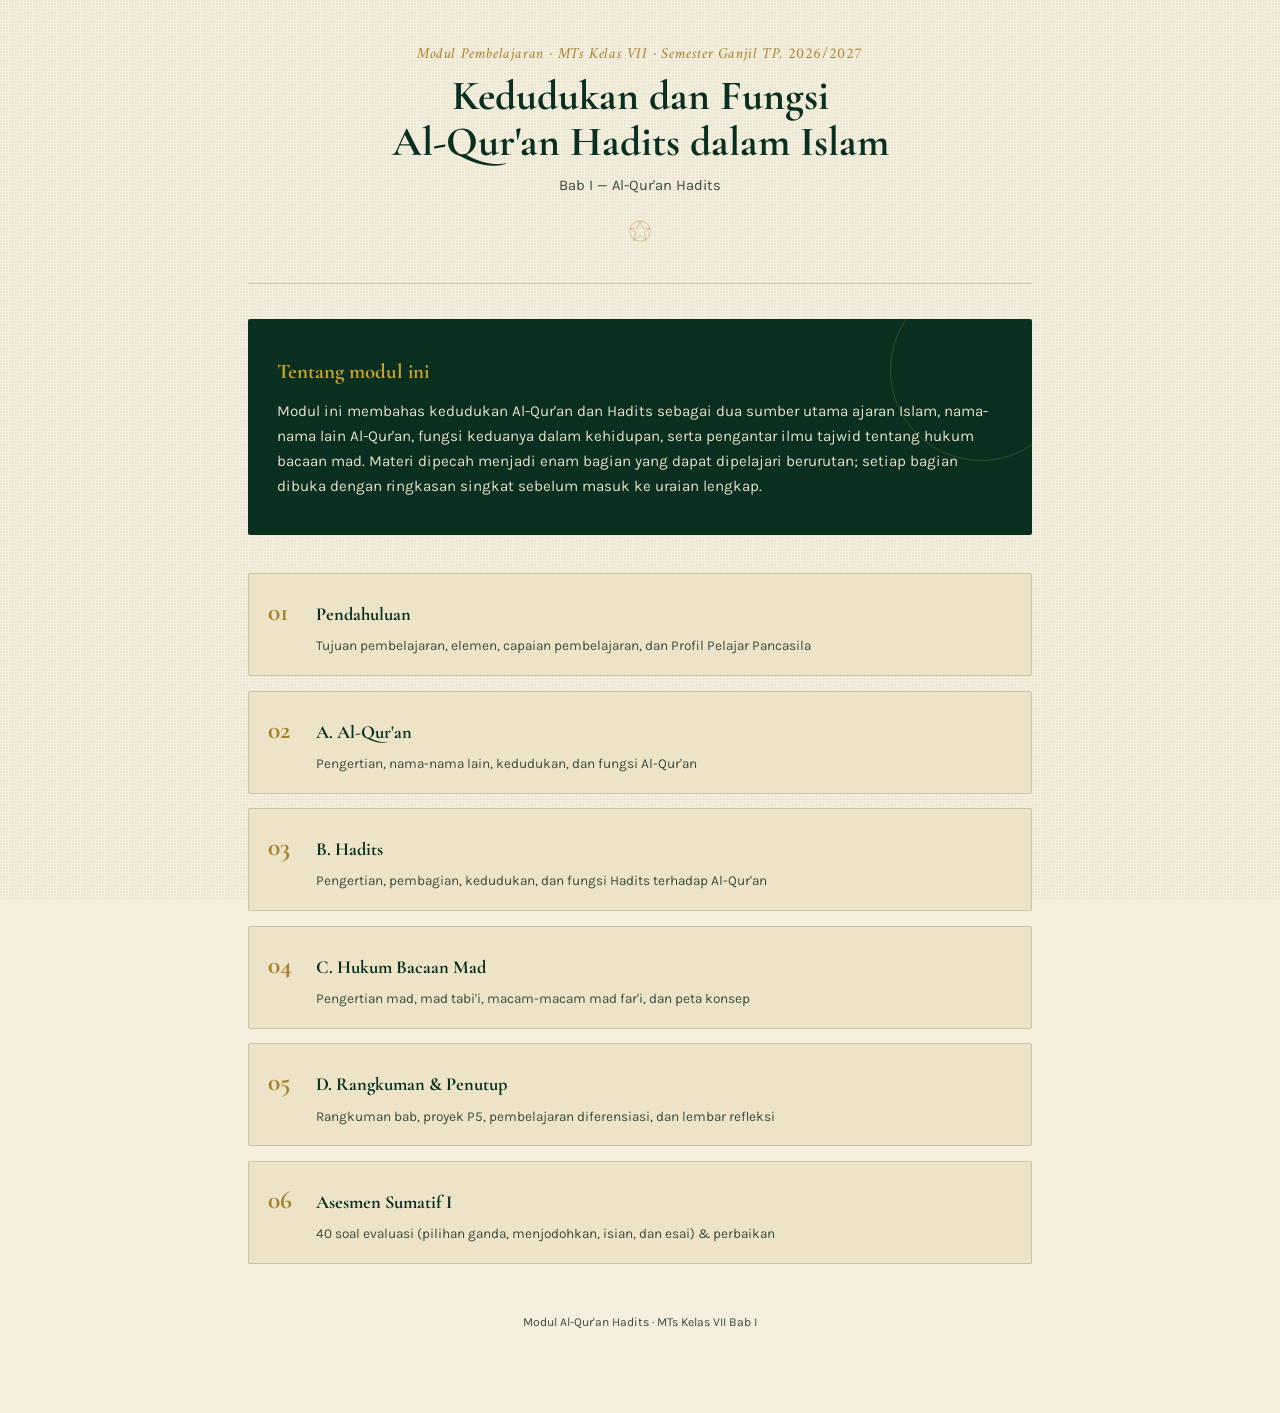
<file: index.html>
<!DOCTYPE html>
<html lang="id">
<head>
<meta charset="UTF-8">
<meta name="viewport" content="width=device-width, initial-scale=1.0">
<title>Modul Al-Qur'an Hadits — Bab I</title>
<link rel="stylesheet" href="assets/style.css">
</head>
<body>
<div class="wrap">

  <header class="masthead">
    <p class="kicker">Modul Pembelajaran &middot; MTs Kelas VII &middot; Semester Ganjil TP. 2026/2027</p>
    <h1>Kedudukan dan Fungsi<br>Al-Qur'an Hadits dalam Islam</h1>
    <p class="sub">Bab I &mdash; Al-Qur'an Hadits</p>
    <svg class="rosette" viewBox="0 0 100 100" fill="none" xmlns="http://www.w3.org/2000/svg">
      <g stroke="#A6822E" stroke-width="1.4">
        <circle cx="50" cy="50" r="30"/>
        <path d="M50 20 L58 42 L80 42 L62 55 L69 78 L50 64 L31 78 L38 55 L20 42 L42 42 Z"/>
      </g>
    </svg>
  </header>

  <div class="hero-panel">
    <h2>Tentang modul ini</h2>
    <p>Modul ini membahas kedudukan Al-Qur'an dan Hadits sebagai dua sumber utama ajaran Islam, nama-nama lain Al-Qur'an, fungsi keduanya dalam kehidupan, serta pengantar ilmu tajwid tentang hukum bacaan mad. Materi dipecah menjadi enam bagian yang dapat dipelajari berurutan; setiap bagian dibuka dengan ringkasan singkat sebelum masuk ke uraian lengkap.</p>
  </div>

  <ol class="toc">
    <li><a href="01-pendahuluan.html">
      <span class="num">01</span>
      <span class="meta"><span class="t">Pendahuluan</span><span class="d">Tujuan pembelajaran, elemen, capaian pembelajaran, dan Profil Pelajar Pancasila</span></span>
    </a></li>
    <li><a href="02-al-quran.html">
      <span class="num">02</span>
      <span class="meta"><span class="t">A. Al-Qur'an</span><span class="d">Pengertian, nama-nama lain, kedudukan, dan fungsi Al-Qur'an</span></span>
    </a></li>
    <li><a href="03-hadits.html">
      <span class="num">03</span>
      <span class="meta"><span class="t">B. Hadits</span><span class="d">Pengertian, pembagian, kedudukan, dan fungsi Hadits terhadap Al-Qur'an</span></span>
    </a></li>
    <li><a href="04-hukum-mad.html">
      <span class="num">04</span>
      <span class="meta"><span class="t">C. Hukum Bacaan Mad</span><span class="d">Pengertian mad, mad tabi'i, macam-macam mad far'i, dan peta konsep</span></span>
    </a></li>
    <li><a href="05-rangkuman.html">
      <span class="num">05</span>
      <span class="meta"><span class="t">D. Rangkuman &amp; Penutup</span><span class="d">Rangkuman bab, proyek P5, pembelajaran diferensiasi, dan lembar refleksi</span></span>
    </a></li>
    <li><a href="06-asesmen.html">
      <span class="num">06</span>
      <span class="meta"><span class="t">Asesmen Sumatif I</span><span class="d">40 soal evaluasi (pilihan ganda, menjodohkan, isian, dan esai) &amp; perbaikan</span></span>
    </a></li>
  </ol>

  <footer class="sitefooter">Modul Al-Qur'an Hadits &middot; MTs Kelas VII Bab I</footer>
</div>
</body>
</html>
</file>
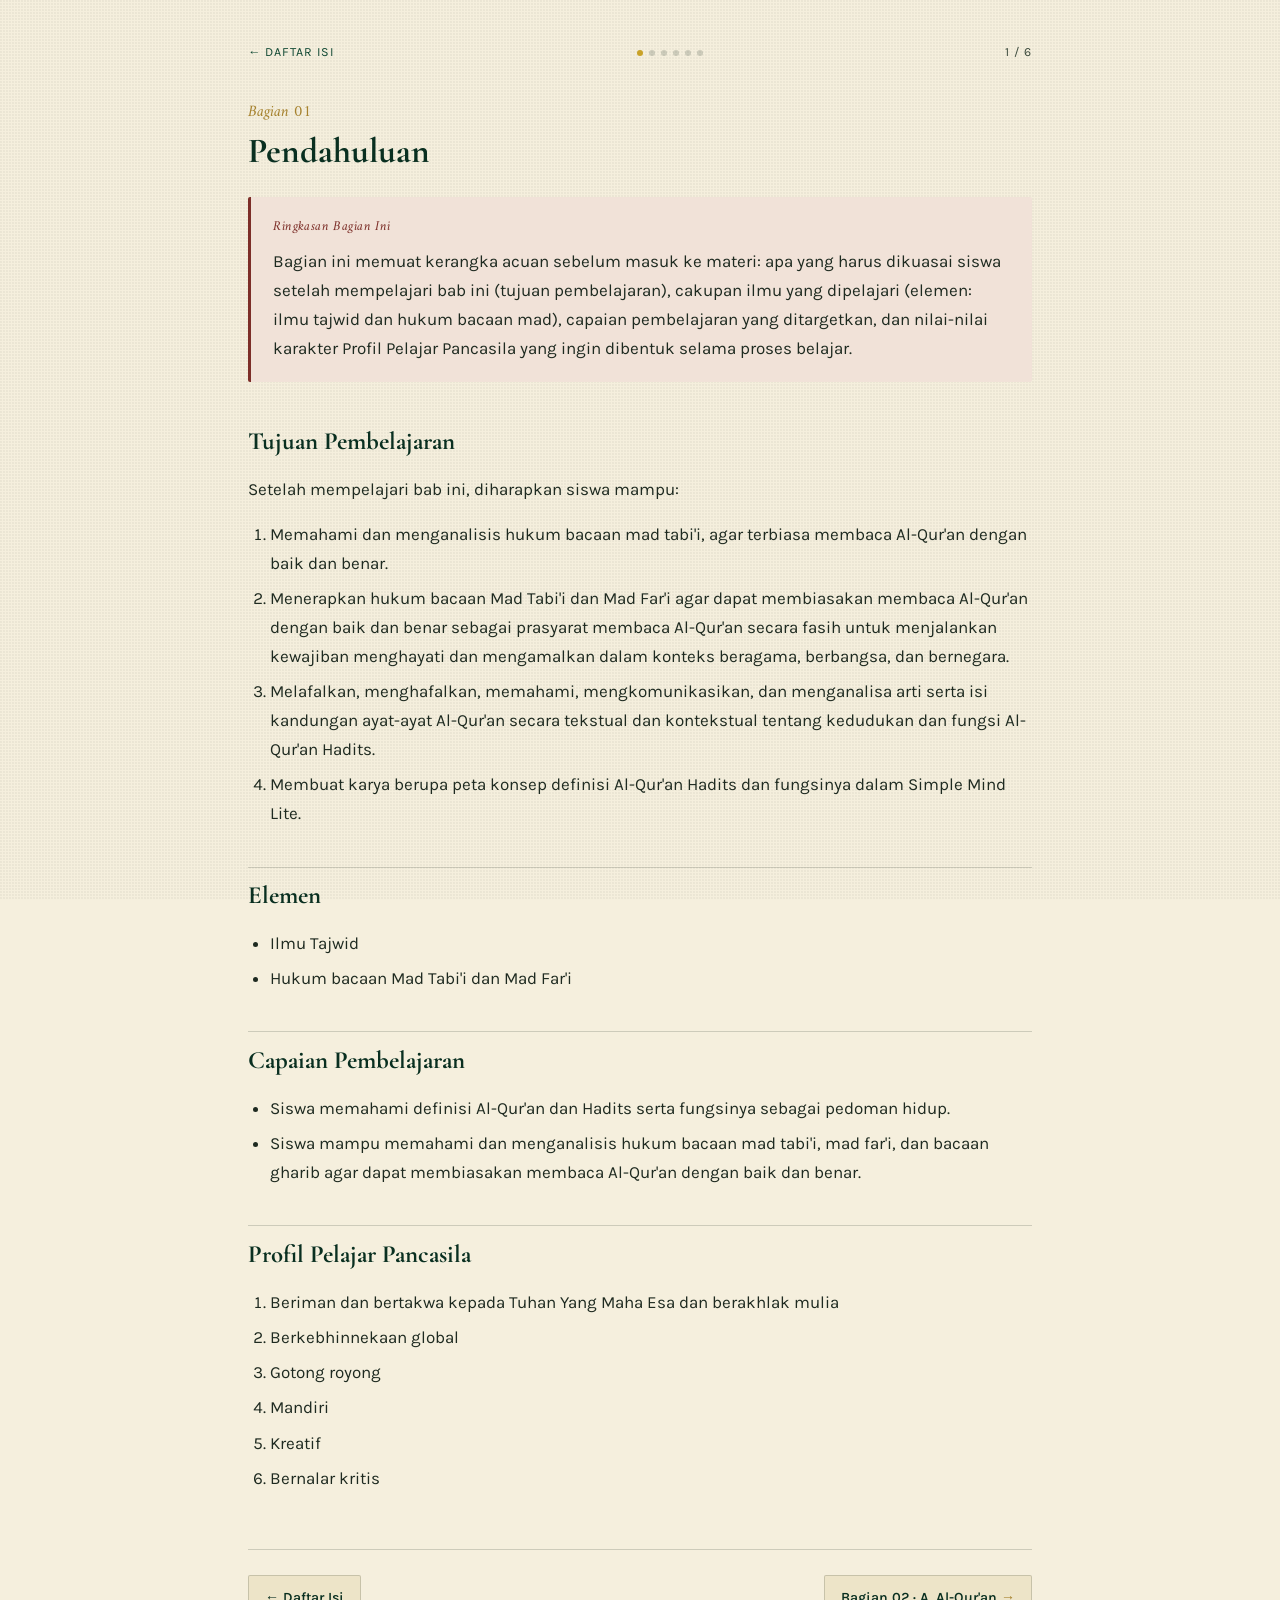
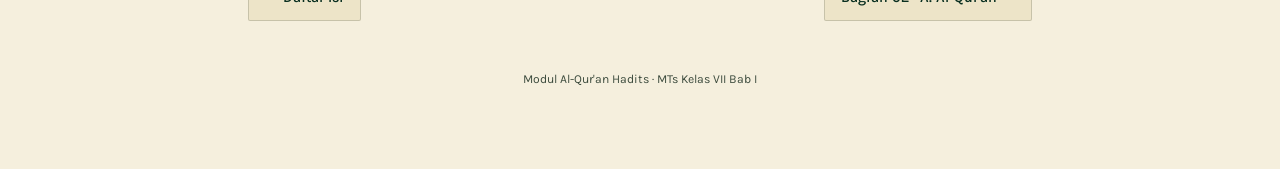
<file: 01-pendahuluan.html>
<!DOCTYPE html>
<html lang="id">
<head>
<meta charset="UTF-8">
<meta name="viewport" content="width=device-width, initial-scale=1.0">
<title>Pendahuluan — Modul Al-Qur'an Hadits Bab I</title>
<link rel="stylesheet" href="assets/style.css">
</head>
<body>
<div class="wrap">

  <nav class="progress">
    <a href="index.html">&larr; Daftar Isi</a>
    <div class="dots">
      <span class="dot active"></span><span class="dot"></span><span class="dot"></span>
      <span class="dot"></span><span class="dot"></span><span class="dot"></span>
    </div>
    <span>1 / 6</span>
  </nav>

  <span class="section-tag">Bagian 01</span>
  <h1 class="page-title">Pendahuluan</h1>

  <div class="ringkasan">
    <span class="label">Ringkasan Bagian Ini</span>
    <p>Bagian ini memuat kerangka acuan sebelum masuk ke materi: apa yang harus dikuasai siswa setelah mempelajari bab ini (tujuan pembelajaran), cakupan ilmu yang dipelajari (elemen: ilmu tajwid dan hukum bacaan mad), capaian pembelajaran yang ditargetkan, dan nilai-nilai karakter Profil Pelajar Pancasila yang ingin dibentuk selama proses belajar.</p>
  </div>

  <article>
    <h2>Tujuan Pembelajaran</h2>
    <p>Setelah mempelajari bab ini, diharapkan siswa mampu:</p>
    <ol>
      <li>Memahami dan menganalisis hukum bacaan mad tabi'i, agar terbiasa membaca Al-Qur'an dengan baik dan benar.</li>
      <li>Menerapkan hukum bacaan Mad Tabi'i dan Mad Far'i agar dapat membiasakan membaca Al-Qur'an dengan baik dan benar sebagai prasyarat membaca Al-Qur'an secara fasih untuk menjalankan kewajiban menghayati dan mengamalkan dalam konteks beragama, berbangsa, dan bernegara.</li>
      <li>Melafalkan, menghafalkan, memahami, mengkomunikasikan, dan menganalisa arti serta isi kandungan ayat-ayat Al-Qur'an secara tekstual dan kontekstual tentang kedudukan dan fungsi Al-Qur'an Hadits.</li>
      <li>Membuat karya berupa peta konsep definisi Al-Qur'an Hadits dan fungsinya dalam Simple Mind Lite.</li>
    </ol>

    <h2>Elemen</h2>
    <ul>
      <li>Ilmu Tajwid</li>
      <li>Hukum bacaan Mad Tabi'i dan Mad Far'i</li>
    </ul>

    <h2>Capaian Pembelajaran</h2>
    <ul>
      <li>Siswa memahami definisi Al-Qur'an dan Hadits serta fungsinya sebagai pedoman hidup.</li>
      <li>Siswa mampu memahami dan menganalisis hukum bacaan mad tabi'i, mad far'i, dan bacaan gharib agar dapat membiasakan membaca Al-Qur'an dengan baik dan benar.</li>
    </ul>

    <h2>Profil Pelajar Pancasila</h2>
    <ol>
      <li>Beriman dan bertakwa kepada Tuhan Yang Maha Esa dan berakhlak mulia</li>
      <li>Berkebhinnekaan global</li>
      <li>Gotong royong</li>
      <li>Mandiri</li>
      <li>Kreatif</li>
      <li>Bernalar kritis</li>
    </ol>
  </article>

  <div class="pagenav">
    <a href="index.html">&larr; Daftar Isi</a>
    <a class="next" href="02-al-quran.html">Bagian 02 &middot; A. Al-Qur'an <span class="arrow">&rarr;</span></a>
  </div>
  <footer class="sitefooter">Modul Al-Qur'an Hadits &middot; MTs Kelas VII Bab I</footer>
</div>
</body>
</html>
</file>
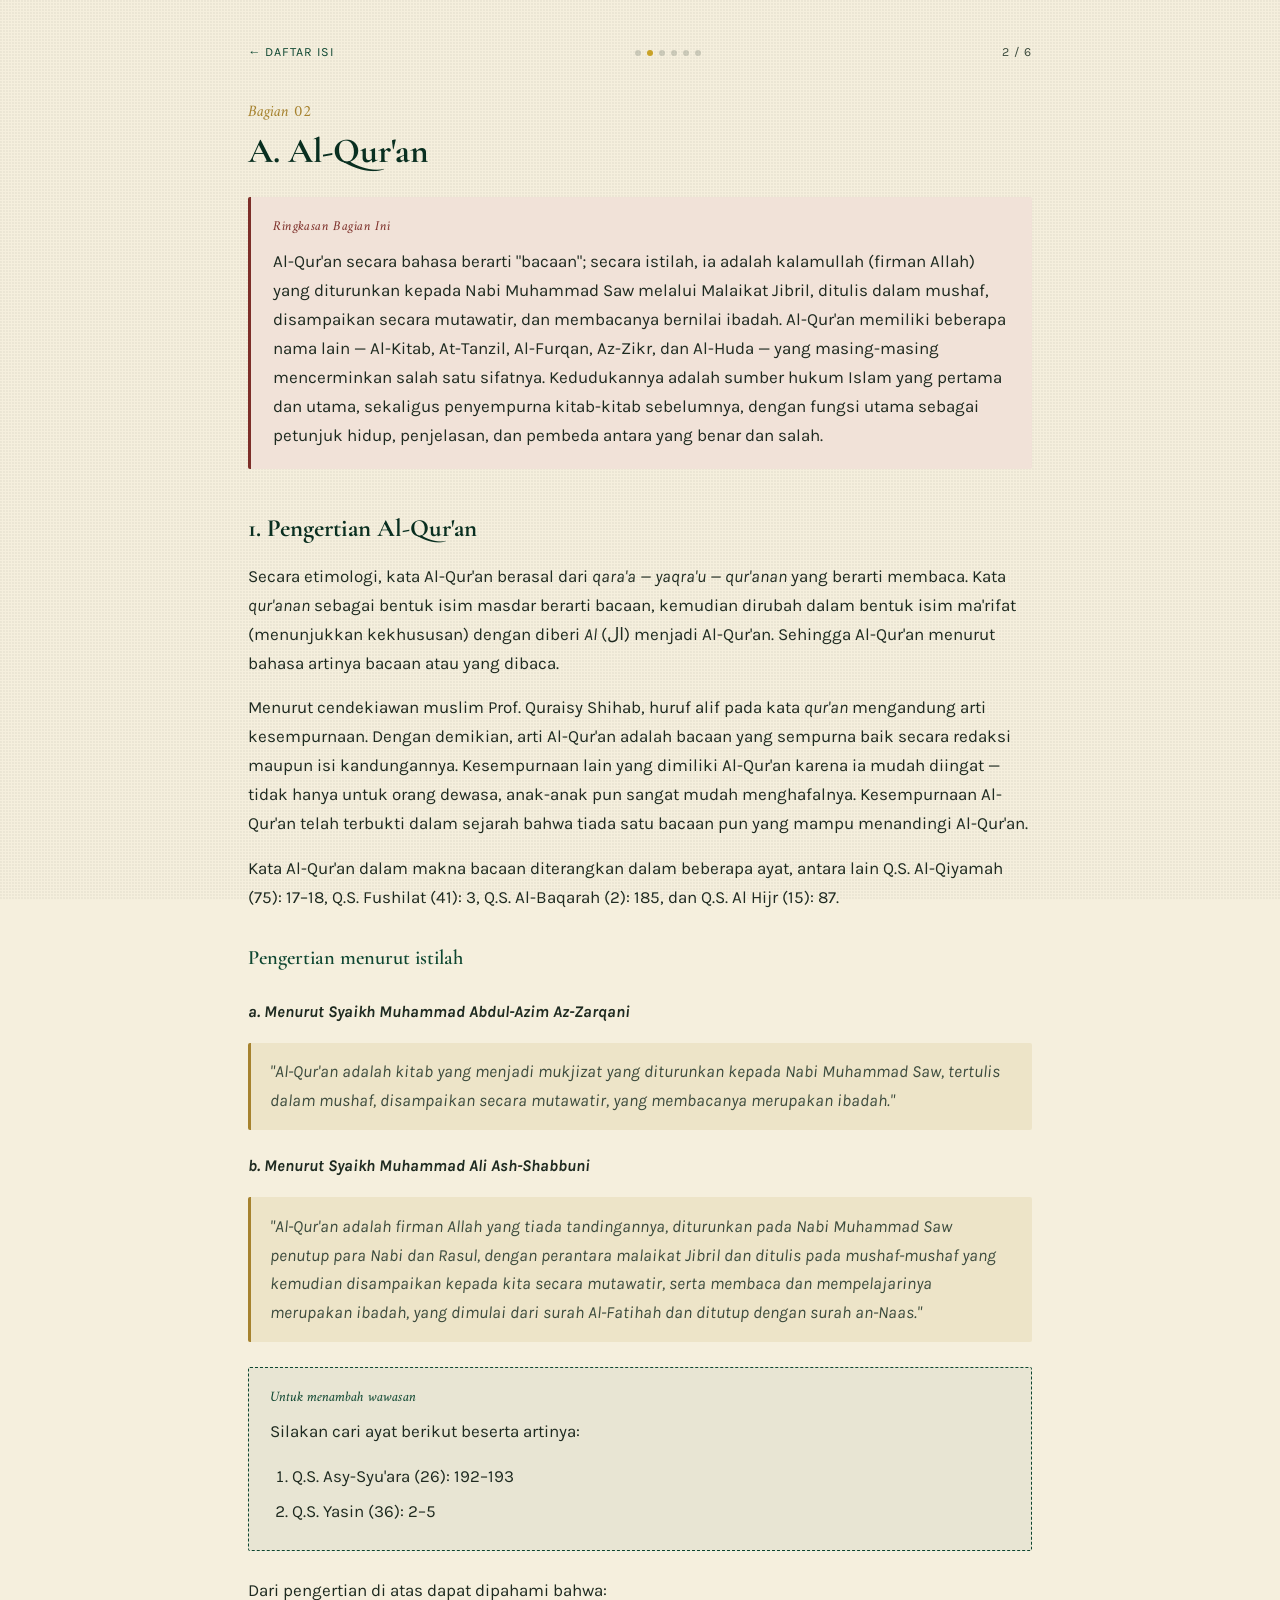
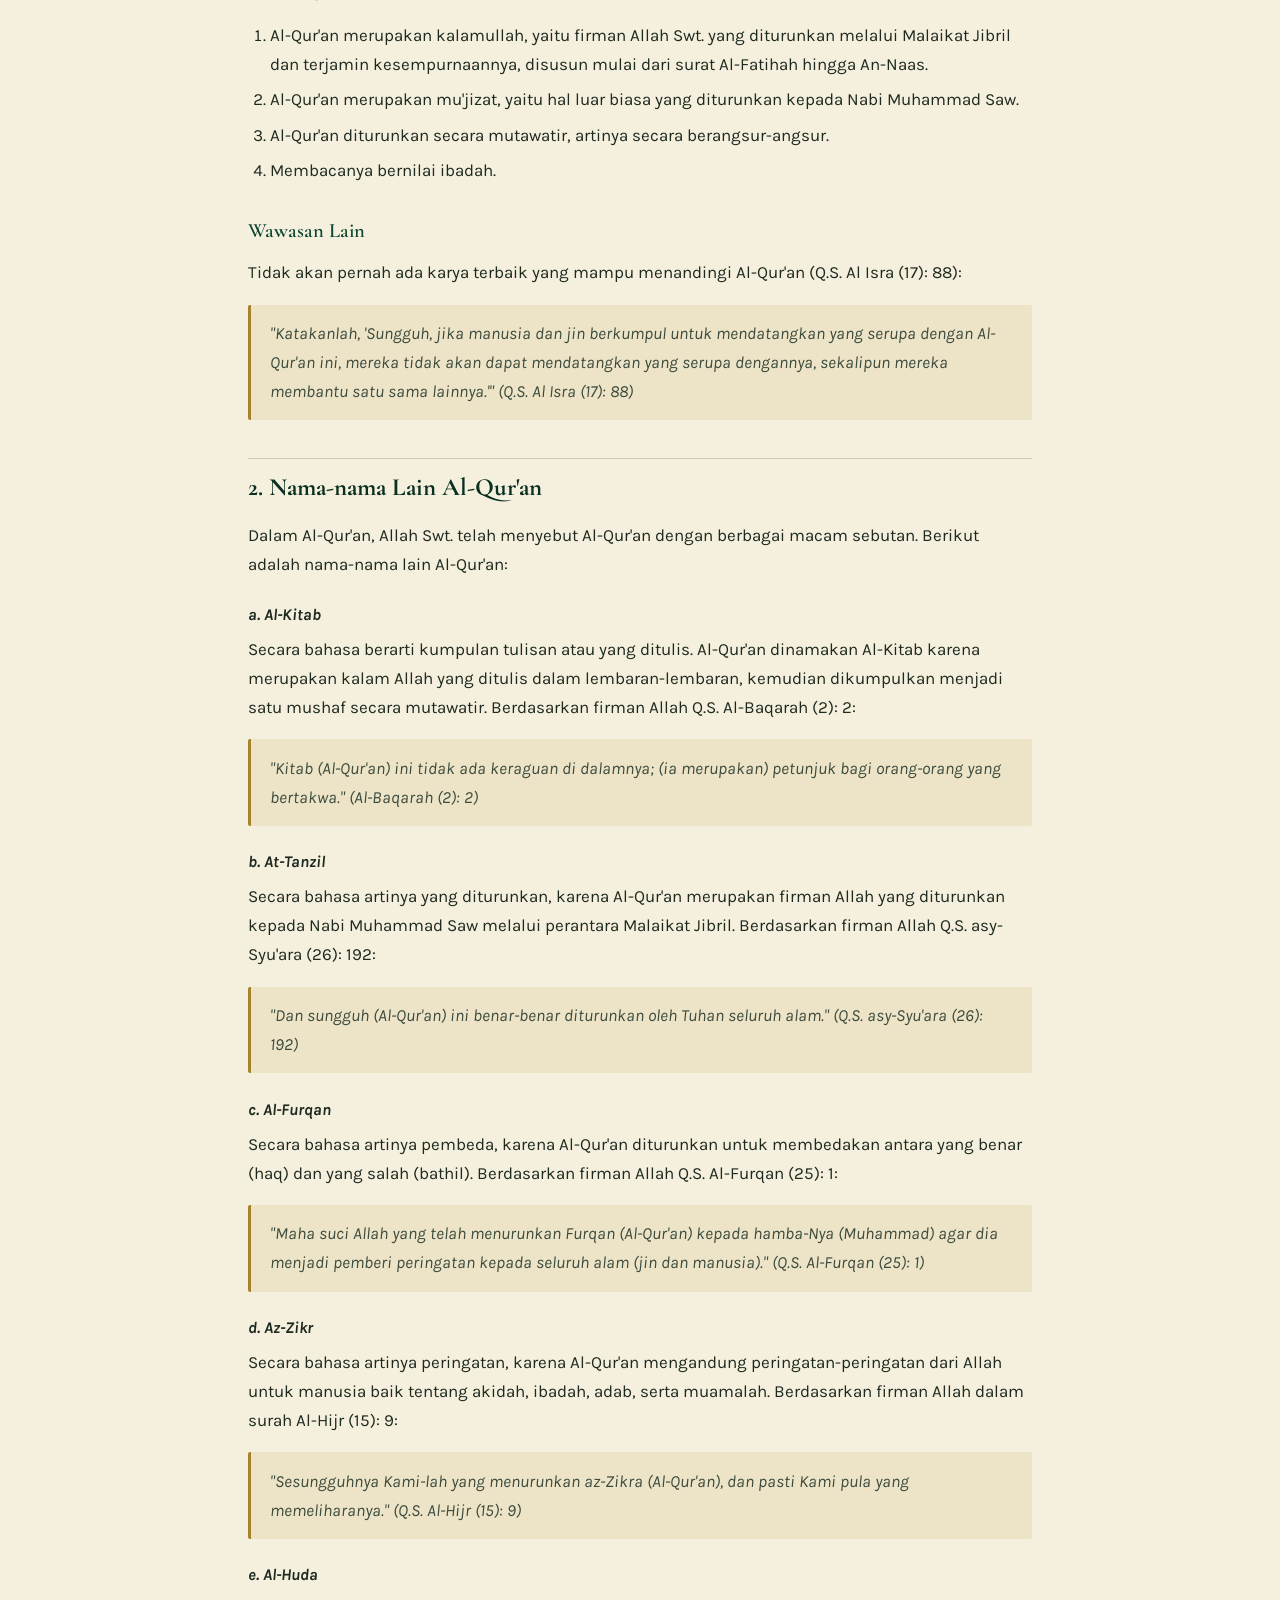
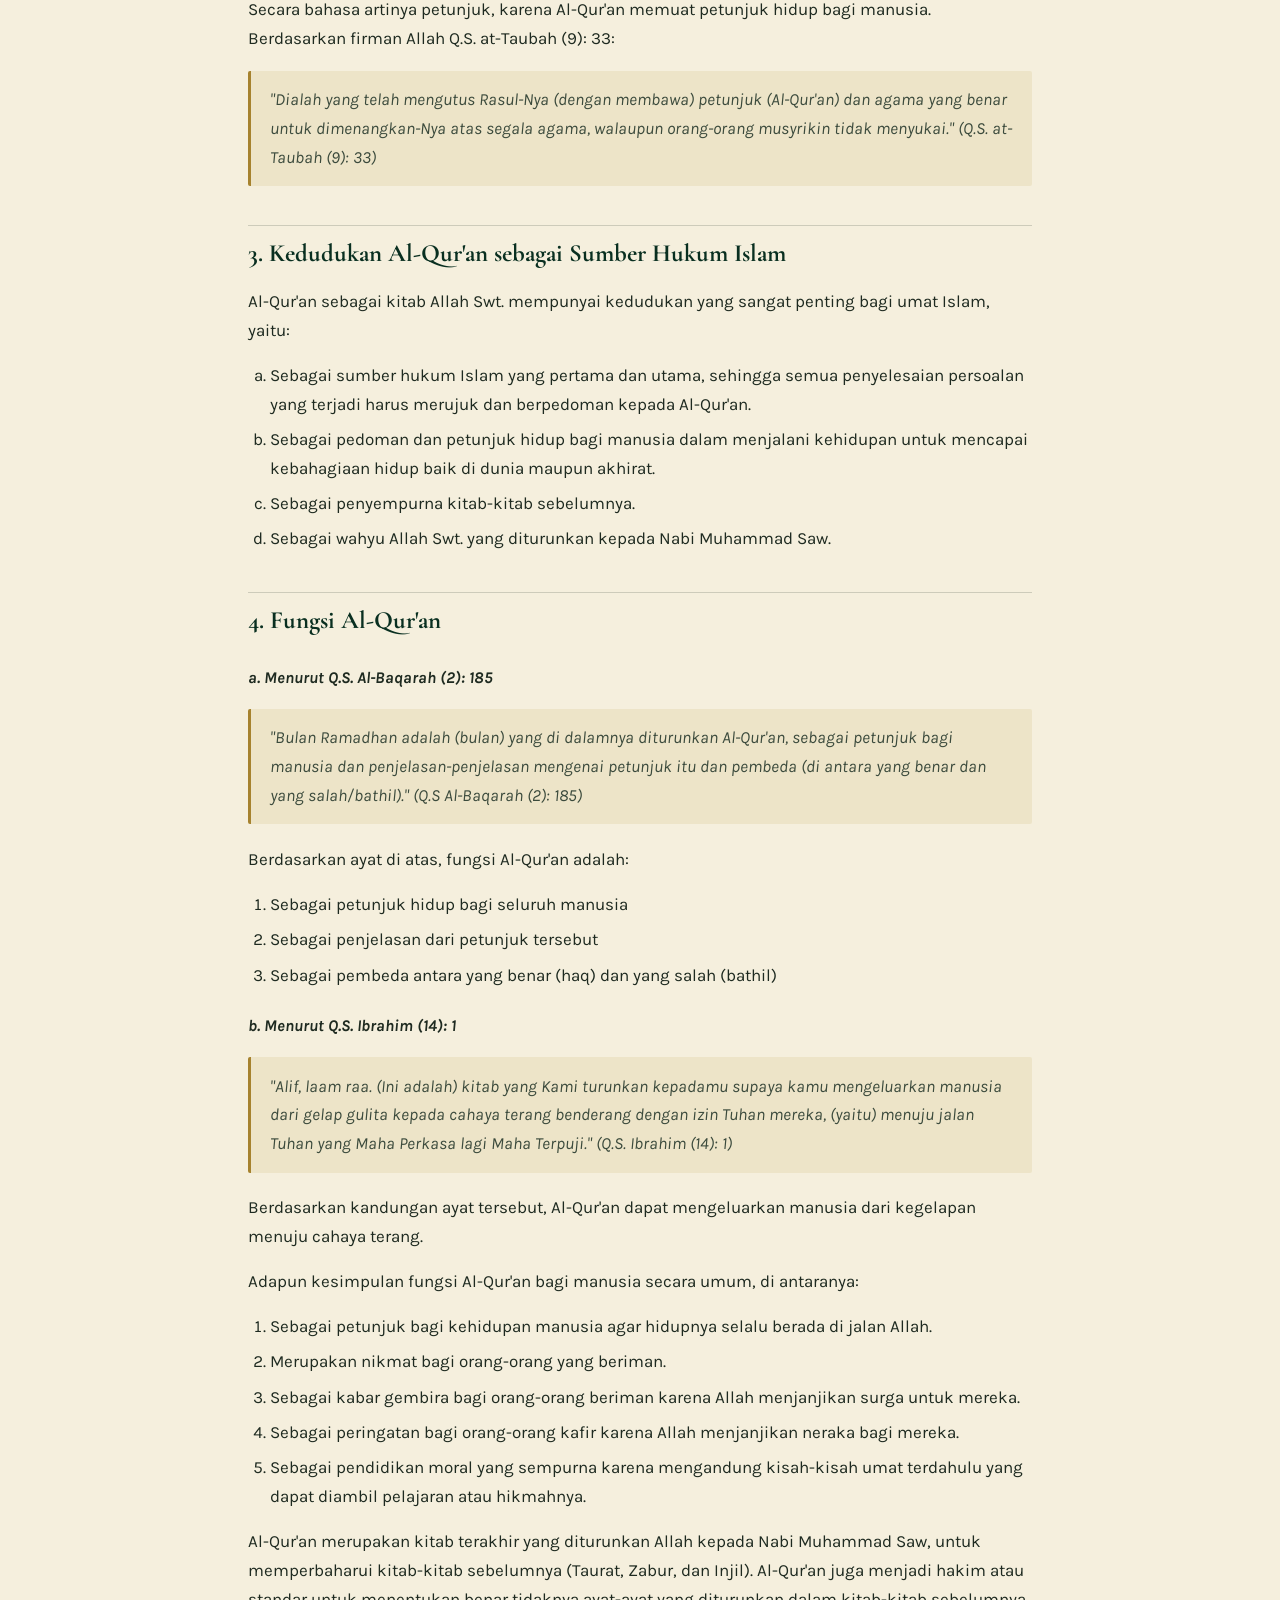
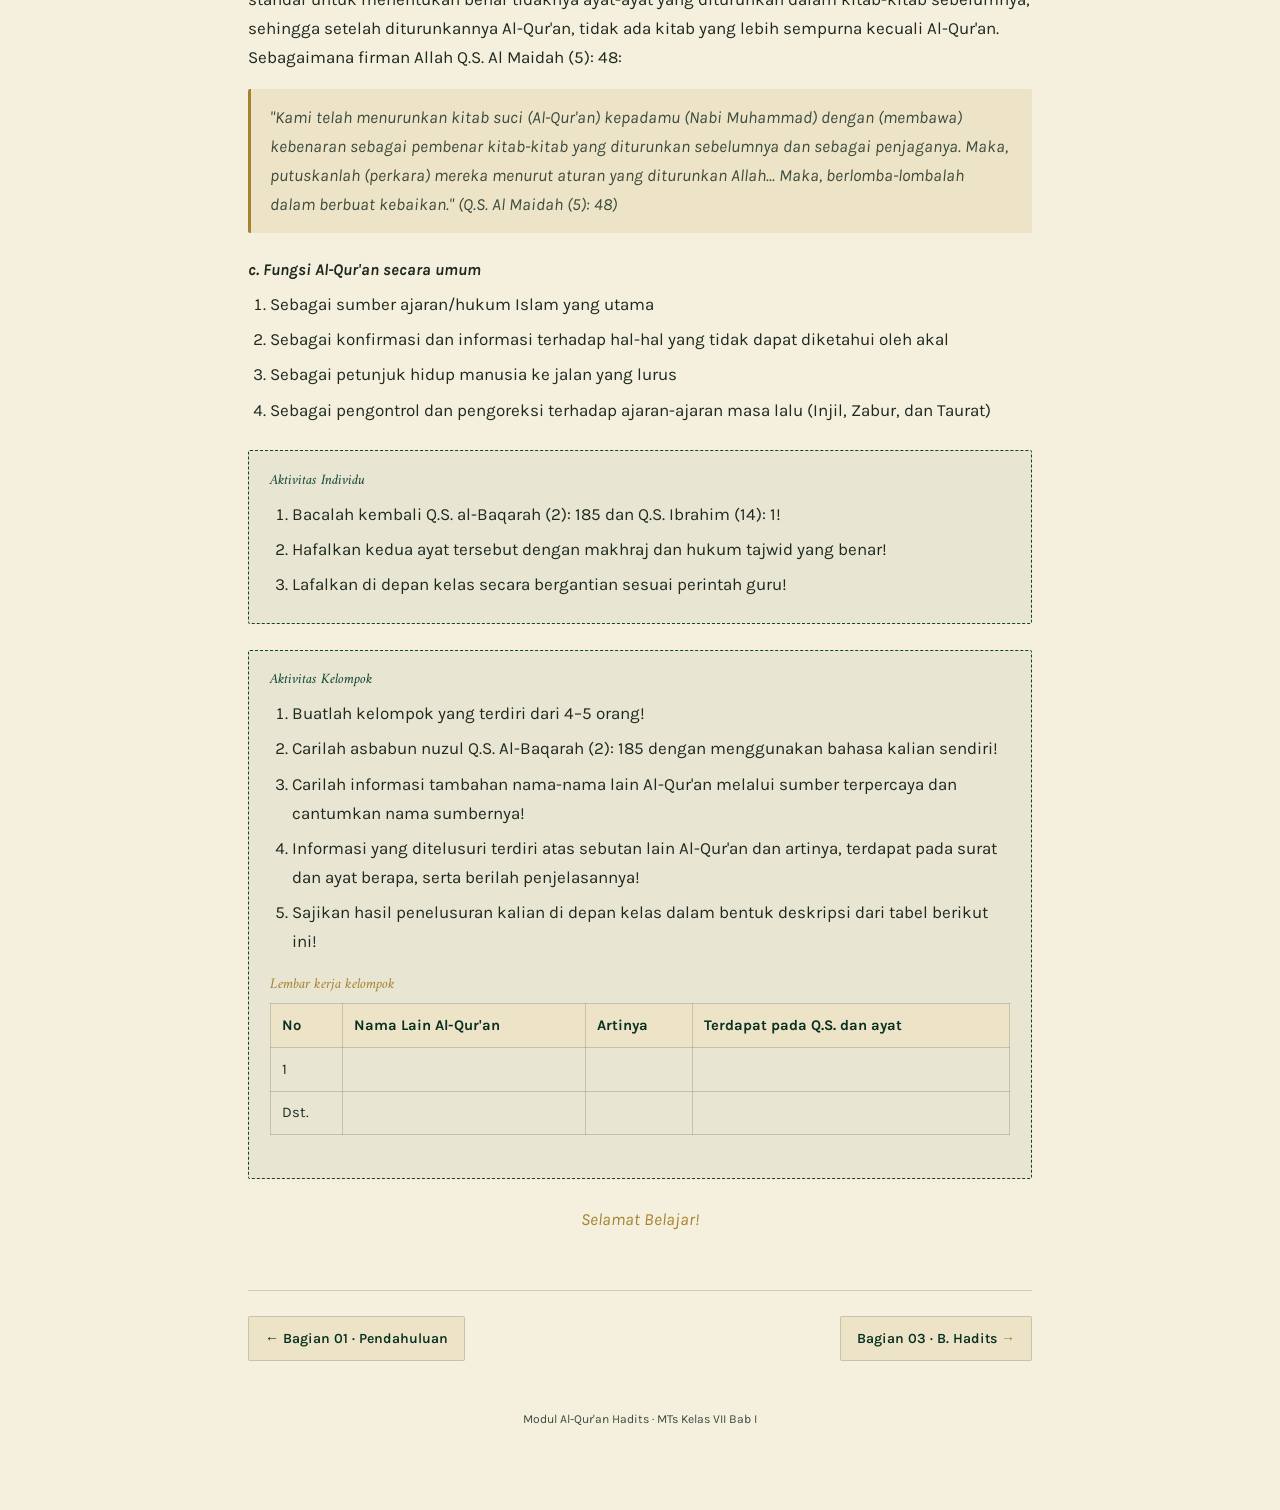
<file: 02-al-quran.html>
<!DOCTYPE html>
<html lang="id">
<head>
<meta charset="UTF-8">
<meta name="viewport" content="width=device-width, initial-scale=1.0">
<title>A. Al-Qur'an — Modul Al-Qur'an Hadits Bab I</title>
<link rel="stylesheet" href="assets/style.css">
</head>
<body>
<div class="wrap">

  <nav class="progress">
    <a href="index.html">&larr; Daftar Isi</a>
    <div class="dots">
      <span class="dot"></span><span class="dot active"></span><span class="dot"></span>
      <span class="dot"></span><span class="dot"></span><span class="dot"></span>
    </div>
    <span>2 / 6</span>
  </nav>

  <span class="section-tag">Bagian 02</span>
  <h1 class="page-title">A. Al-Qur'an</h1>

  <div class="ringkasan">
    <span class="label">Ringkasan Bagian Ini</span>
    <p>Al-Qur'an secara bahasa berarti "bacaan"; secara istilah, ia adalah kalamullah (firman Allah) yang diturunkan kepada Nabi Muhammad Saw melalui Malaikat Jibril, ditulis dalam mushaf, disampaikan secara mutawatir, dan membacanya bernilai ibadah. Al-Qur'an memiliki beberapa nama lain &mdash; Al-Kitab, At-Tanzil, Al-Furqan, Az-Zikr, dan Al-Huda &mdash; yang masing-masing mencerminkan salah satu sifatnya. Kedudukannya adalah sumber hukum Islam yang pertama dan utama, sekaligus penyempurna kitab-kitab sebelumnya, dengan fungsi utama sebagai petunjuk hidup, penjelasan, dan pembeda antara yang benar dan salah.</p>
  </div>

  <article>
    <h2>1. Pengertian Al-Qur'an</h2>
    <p>Secara etimologi, kata Al-Qur'an berasal dari <em>qara'a &mdash; yaqra'u &mdash; qur'anan</em> yang berarti membaca. Kata <em>qur'anan</em> sebagai bentuk isim masdar berarti bacaan, kemudian dirubah dalam bentuk isim ma'rifat (menunjukkan kekhususan) dengan diberi <em>Al</em> (ال) menjadi Al-Qur'an. Sehingga Al-Qur'an menurut bahasa artinya bacaan atau yang dibaca.</p>
    <p>Menurut cendekiawan muslim Prof. Quraisy Shihab, huruf alif pada kata <em>qur'an</em> mengandung arti kesempurnaan. Dengan demikian, arti Al-Qur'an adalah bacaan yang sempurna baik secara redaksi maupun isi kandungannya. Kesempurnaan lain yang dimiliki Al-Qur'an karena ia mudah diingat &mdash; tidak hanya untuk orang dewasa, anak-anak pun sangat mudah menghafalnya. Kesempurnaan Al-Qur'an telah terbukti dalam sejarah bahwa tiada satu bacaan pun yang mampu menandingi Al-Qur'an.</p>
    <p>Kata Al-Qur'an dalam makna bacaan diterangkan dalam beberapa ayat, antara lain Q.S. Al-Qiyamah (75): 17&ndash;18, Q.S. Fushilat (41): 3, Q.S. Al-Baqarah (2): 185, dan Q.S. Al Hijr (15): 87.</p>

    <h3>Pengertian menurut istilah</h3>
    <h4>a. Menurut Syaikh Muhammad Abdul-Azim Az-Zarqani</h4>
    <blockquote class="dalil"><p>"Al-Qur'an adalah kitab yang menjadi mukjizat yang diturunkan kepada Nabi Muhammad Saw, tertulis dalam mushaf, disampaikan secara mutawatir, yang membacanya merupakan ibadah."</p></blockquote>
    <h4>b. Menurut Syaikh Muhammad Ali Ash-Shabbuni</h4>
    <blockquote class="dalil"><p>"Al-Qur'an adalah firman Allah yang tiada tandingannya, diturunkan pada Nabi Muhammad Saw penutup para Nabi dan Rasul, dengan perantara malaikat Jibril dan ditulis pada mushaf-mushaf yang kemudian disampaikan kepada kita secara mutawatir, serta membaca dan mempelajarinya merupakan ibadah, yang dimulai dari surah Al-Fatihah dan ditutup dengan surah an-Naas."</p></blockquote>

    <div class="aktivitas">
      <span class="label">Untuk menambah wawasan</span>
      <p>Silakan cari ayat berikut beserta artinya:</p>
      <ol>
        <li>Q.S. Asy-Syu'ara (26): 192&ndash;193</li>
        <li>Q.S. Yasin (36): 2&ndash;5</li>
      </ol>
    </div>

    <p>Dari pengertian di atas dapat dipahami bahwa:</p>
    <ol>
      <li>Al-Qur'an merupakan kalamullah, yaitu firman Allah Swt. yang diturunkan melalui Malaikat Jibril dan terjamin kesempurnaannya, disusun mulai dari surat Al-Fatihah hingga An-Naas.</li>
      <li>Al-Qur'an merupakan mu'jizat, yaitu hal luar biasa yang diturunkan kepada Nabi Muhammad Saw.</li>
      <li>Al-Qur'an diturunkan secara mutawatir, artinya secara berangsur-angsur.</li>
      <li>Membacanya bernilai ibadah.</li>
    </ol>

    <h3>Wawasan Lain</h3>
    <p>Tidak akan pernah ada karya terbaik yang mampu menandingi Al-Qur'an (Q.S. Al Isra (17): 88):</p>
    <blockquote class="dalil"><p>"Katakanlah, 'Sungguh, jika manusia dan jin berkumpul untuk mendatangkan yang serupa dengan Al-Qur'an ini, mereka tidak akan dapat mendatangkan yang serupa dengannya, sekalipun mereka membantu satu sama lainnya.'" (Q.S. Al Isra (17): 88)</p></blockquote>

    <h2>2. Nama-nama Lain Al-Qur'an</h2>
    <p>Dalam Al-Qur'an, Allah Swt. telah menyebut Al-Qur'an dengan berbagai macam sebutan. Berikut adalah nama-nama lain Al-Qur'an:</p>

    <h4>a. Al-Kitab</h4>
    <p>Secara bahasa berarti kumpulan tulisan atau yang ditulis. Al-Qur'an dinamakan Al-Kitab karena merupakan kalam Allah yang ditulis dalam lembaran-lembaran, kemudian dikumpulkan menjadi satu mushaf secara mutawatir. Berdasarkan firman Allah Q.S. Al-Baqarah (2): 2:</p>
    <blockquote class="dalil"><p>"Kitab (Al-Qur'an) ini tidak ada keraguan di dalamnya; (ia merupakan) petunjuk bagi orang-orang yang bertakwa." (Al-Baqarah (2): 2)</p></blockquote>

    <h4>b. At-Tanzil</h4>
    <p>Secara bahasa artinya yang diturunkan, karena Al-Qur'an merupakan firman Allah yang diturunkan kepada Nabi Muhammad Saw melalui perantara Malaikat Jibril. Berdasarkan firman Allah Q.S. asy-Syu'ara (26): 192:</p>
    <blockquote class="dalil"><p>"Dan sungguh (Al-Qur'an) ini benar-benar diturunkan oleh Tuhan seluruh alam." (Q.S. asy-Syu'ara (26): 192)</p></blockquote>

    <h4>c. Al-Furqan</h4>
    <p>Secara bahasa artinya pembeda, karena Al-Qur'an diturunkan untuk membedakan antara yang benar (haq) dan yang salah (bathil). Berdasarkan firman Allah Q.S. Al-Furqan (25): 1:</p>
    <blockquote class="dalil"><p>"Maha suci Allah yang telah menurunkan Furqan (Al-Qur'an) kepada hamba-Nya (Muhammad) agar dia menjadi pemberi peringatan kepada seluruh alam (jin dan manusia)." (Q.S. Al-Furqan (25): 1)</p></blockquote>

    <h4>d. Az-Zikr</h4>
    <p>Secara bahasa artinya peringatan, karena Al-Qur'an mengandung peringatan-peringatan dari Allah untuk manusia baik tentang akidah, ibadah, adab, serta muamalah. Berdasarkan firman Allah dalam surah Al-Hijr (15): 9:</p>
    <blockquote class="dalil"><p>"Sesungguhnya Kami-lah yang menurunkan az-Zikra (Al-Qur'an), dan pasti Kami pula yang memeliharanya." (Q.S. Al-Hijr (15): 9)</p></blockquote>

    <h4>e. Al-Huda</h4>
    <p>Secara bahasa artinya petunjuk, karena Al-Qur'an memuat petunjuk hidup bagi manusia. Berdasarkan firman Allah Q.S. at-Taubah (9): 33:</p>
    <blockquote class="dalil"><p>"Dialah yang telah mengutus Rasul-Nya (dengan membawa) petunjuk (Al-Qur'an) dan agama yang benar untuk dimenangkan-Nya atas segala agama, walaupun orang-orang musyrikin tidak menyukai." (Q.S. at-Taubah (9): 33)</p></blockquote>

    <h2>3. Kedudukan Al-Qur'an sebagai Sumber Hukum Islam</h2>
    <p>Al-Qur'an sebagai kitab Allah Swt. mempunyai kedudukan yang sangat penting bagi umat Islam, yaitu:</p>
    <ol type="a">
      <li>Sebagai sumber hukum Islam yang pertama dan utama, sehingga semua penyelesaian persoalan yang terjadi harus merujuk dan berpedoman kepada Al-Qur'an.</li>
      <li>Sebagai pedoman dan petunjuk hidup bagi manusia dalam menjalani kehidupan untuk mencapai kebahagiaan hidup baik di dunia maupun akhirat.</li>
      <li>Sebagai penyempurna kitab-kitab sebelumnya.</li>
      <li>Sebagai wahyu Allah Swt. yang diturunkan kepada Nabi Muhammad Saw.</li>
    </ol>

    <h2>4. Fungsi Al-Qur'an</h2>
    <h4>a. Menurut Q.S. Al-Baqarah (2): 185</h4>
    <blockquote class="dalil"><p>"Bulan Ramadhan adalah (bulan) yang di dalamnya diturunkan Al-Qur'an, sebagai petunjuk bagi manusia dan penjelasan-penjelasan mengenai petunjuk itu dan pembeda (di antara yang benar dan yang salah/bathil)." (Q.S Al-Baqarah (2): 185)</p></blockquote>
    <p>Berdasarkan ayat di atas, fungsi Al-Qur'an adalah:</p>
    <ol>
      <li>Sebagai petunjuk hidup bagi seluruh manusia</li>
      <li>Sebagai penjelasan dari petunjuk tersebut</li>
      <li>Sebagai pembeda antara yang benar (haq) dan yang salah (bathil)</li>
    </ol>

    <h4>b. Menurut Q.S. Ibrahim (14): 1</h4>
    <blockquote class="dalil"><p>"Alif, laam raa. (Ini adalah) kitab yang Kami turunkan kepadamu supaya kamu mengeluarkan manusia dari gelap gulita kepada cahaya terang benderang dengan izin Tuhan mereka, (yaitu) menuju jalan Tuhan yang Maha Perkasa lagi Maha Terpuji." (Q.S. Ibrahim (14): 1)</p></blockquote>
    <p>Berdasarkan kandungan ayat tersebut, Al-Qur'an dapat mengeluarkan manusia dari kegelapan menuju cahaya terang.</p>

    <p>Adapun kesimpulan fungsi Al-Qur'an bagi manusia secara umum, di antaranya:</p>
    <ol>
      <li>Sebagai petunjuk bagi kehidupan manusia agar hidupnya selalu berada di jalan Allah.</li>
      <li>Merupakan nikmat bagi orang-orang yang beriman.</li>
      <li>Sebagai kabar gembira bagi orang-orang beriman karena Allah menjanjikan surga untuk mereka.</li>
      <li>Sebagai peringatan bagi orang-orang kafir karena Allah menjanjikan neraka bagi mereka.</li>
      <li>Sebagai pendidikan moral yang sempurna karena mengandung kisah-kisah umat terdahulu yang dapat diambil pelajaran atau hikmahnya.</li>
    </ol>

    <p>Al-Qur'an merupakan kitab terakhir yang diturunkan Allah kepada Nabi Muhammad Saw, untuk memperbaharui kitab-kitab sebelumnya (Taurat, Zabur, dan Injil). Al-Qur'an juga menjadi hakim atau standar untuk menentukan benar tidaknya ayat-ayat yang diturunkan dalam kitab-kitab sebelumnya, sehingga setelah diturunkannya Al-Qur'an, tidak ada kitab yang lebih sempurna kecuali Al-Qur'an. Sebagaimana firman Allah Q.S. Al Maidah (5): 48:</p>
    <blockquote class="dalil"><p>"Kami telah menurunkan kitab suci (Al-Qur'an) kepadamu (Nabi Muhammad) dengan (membawa) kebenaran sebagai pembenar kitab-kitab yang diturunkan sebelumnya dan sebagai penjaganya. Maka, putuskanlah (perkara) mereka menurut aturan yang diturunkan Allah... Maka, berlomba-lombalah dalam berbuat kebaikan." (Q.S. Al Maidah (5): 48)</p></blockquote>

    <h4>c. Fungsi Al-Qur'an secara umum</h4>
    <ol>
      <li>Sebagai sumber ajaran/hukum Islam yang utama</li>
      <li>Sebagai konfirmasi dan informasi terhadap hal-hal yang tidak dapat diketahui oleh akal</li>
      <li>Sebagai petunjuk hidup manusia ke jalan yang lurus</li>
      <li>Sebagai pengontrol dan pengoreksi terhadap ajaran-ajaran masa lalu (Injil, Zabur, dan Taurat)</li>
    </ol>

    <div class="aktivitas">
      <span class="label">Aktivitas Individu</span>
      <ol>
        <li>Bacalah kembali Q.S. al-Baqarah (2): 185 dan Q.S. Ibrahim (14): 1!</li>
        <li>Hafalkan kedua ayat tersebut dengan makhraj dan hukum tajwid yang benar!</li>
        <li>Lafalkan di depan kelas secara bergantian sesuai perintah guru!</li>
      </ol>
    </div>

    <div class="aktivitas">
      <span class="label">Aktivitas Kelompok</span>
      <ol>
        <li>Buatlah kelompok yang terdiri dari 4&ndash;5 orang!</li>
        <li>Carilah asbabun nuzul Q.S. Al-Baqarah (2): 185 dengan menggunakan bahasa kalian sendiri!</li>
        <li>Carilah informasi tambahan nama-nama lain Al-Qur'an melalui sumber terpercaya dan cantumkan nama sumbernya!</li>
        <li>Informasi yang ditelusuri terdiri atas sebutan lain Al-Qur'an dan artinya, terdapat pada surat dan ayat berapa, serta berilah penjelasannya!</li>
        <li>Sajikan hasil penelusuran kalian di depan kelas dalam bentuk deskripsi dari tabel berikut ini!</li>
      </ol>
      <table>
        <caption>Lembar kerja kelompok</caption>
        <thead><tr><th>No</th><th>Nama Lain Al-Qur'an</th><th>Artinya</th><th>Terdapat pada Q.S. dan ayat</th></tr></thead>
        <tbody>
          <tr><td>1</td><td>&nbsp;</td><td>&nbsp;</td><td>&nbsp;</td></tr>
          <tr><td>Dst.</td><td>&nbsp;</td><td>&nbsp;</td><td>&nbsp;</td></tr>
        </tbody>
      </table>
    </div>

    <p style="text-align:center;font-style:italic;color:var(--gold);">Selamat Belajar!</p>
  </article>

  <div class="pagenav">
    <a href="01-pendahuluan.html">&larr; Bagian 01 &middot; Pendahuluan</a>
    <a class="next" href="03-hadits.html">Bagian 03 &middot; B. Hadits <span class="arrow">&rarr;</span></a>
  </div>
  <footer class="sitefooter">Modul Al-Qur'an Hadits &middot; MTs Kelas VII Bab I</footer>
</div>
</body>
</html>
</file>
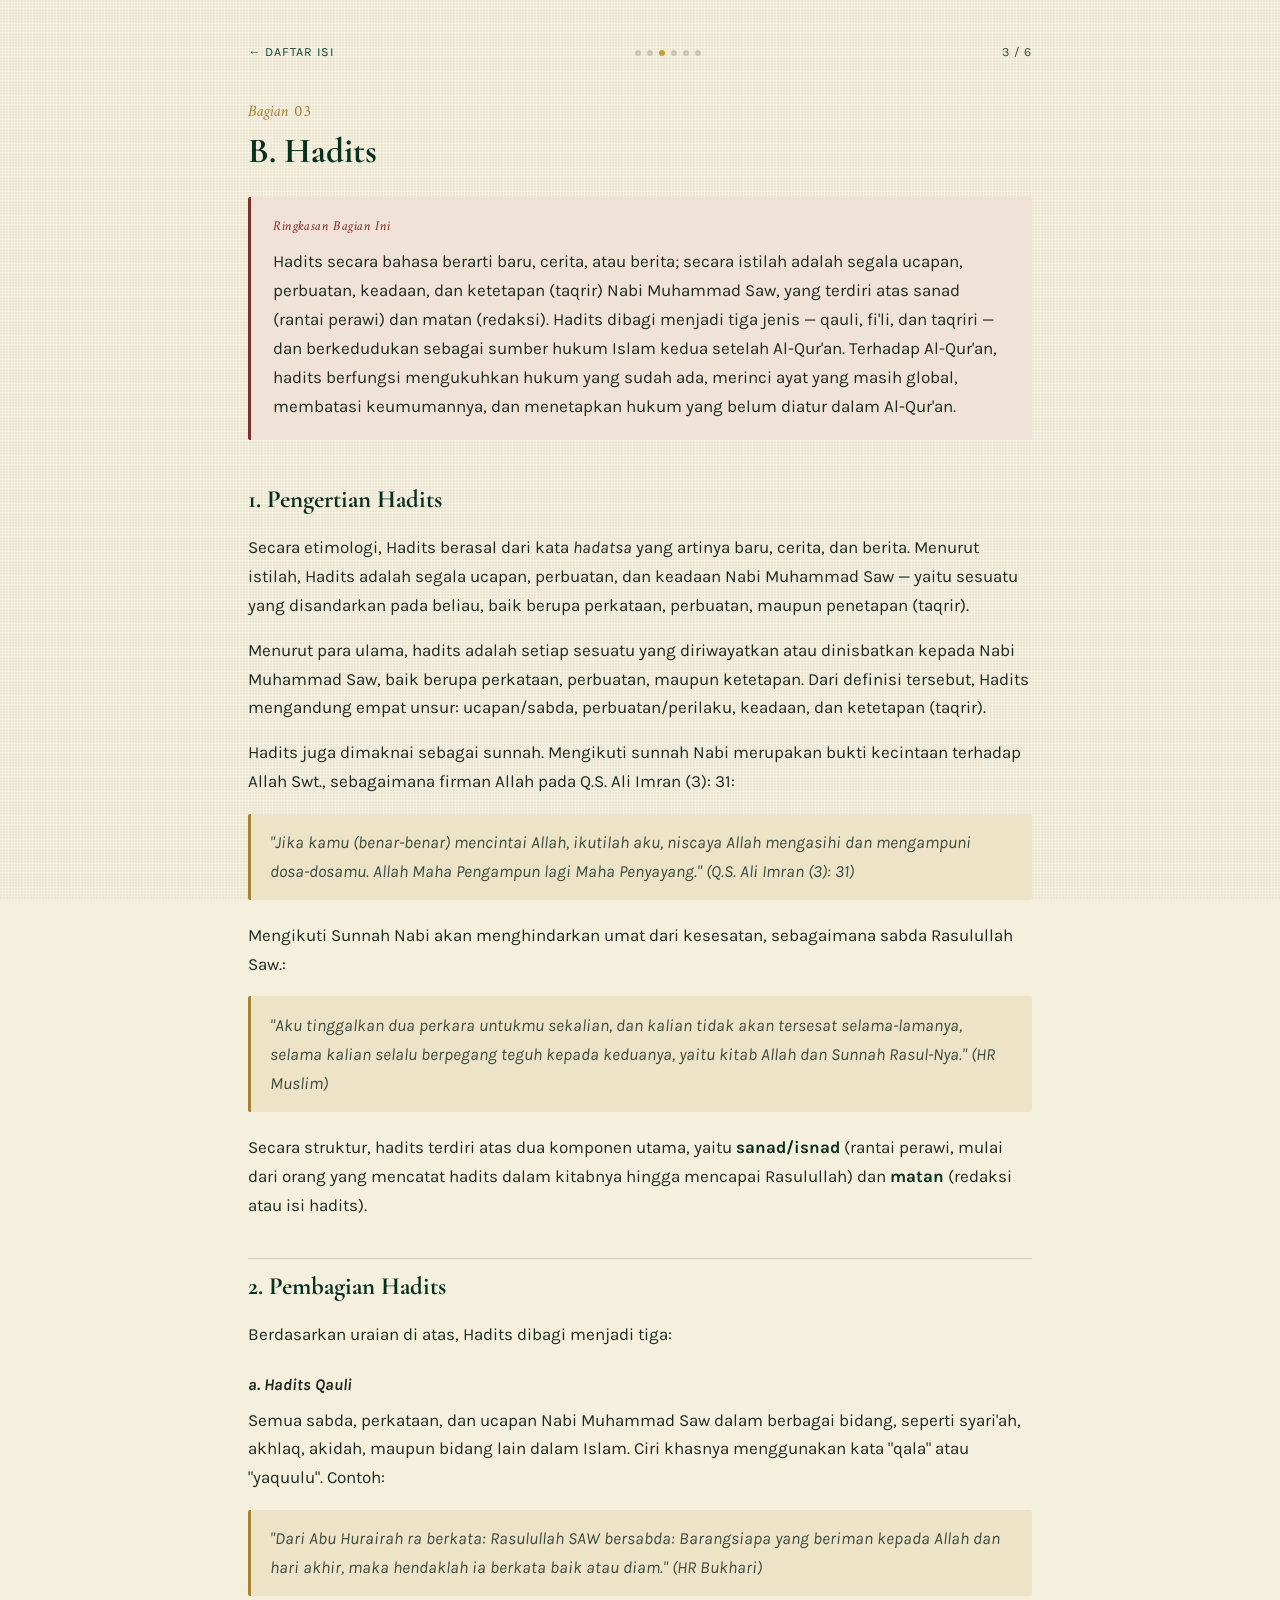
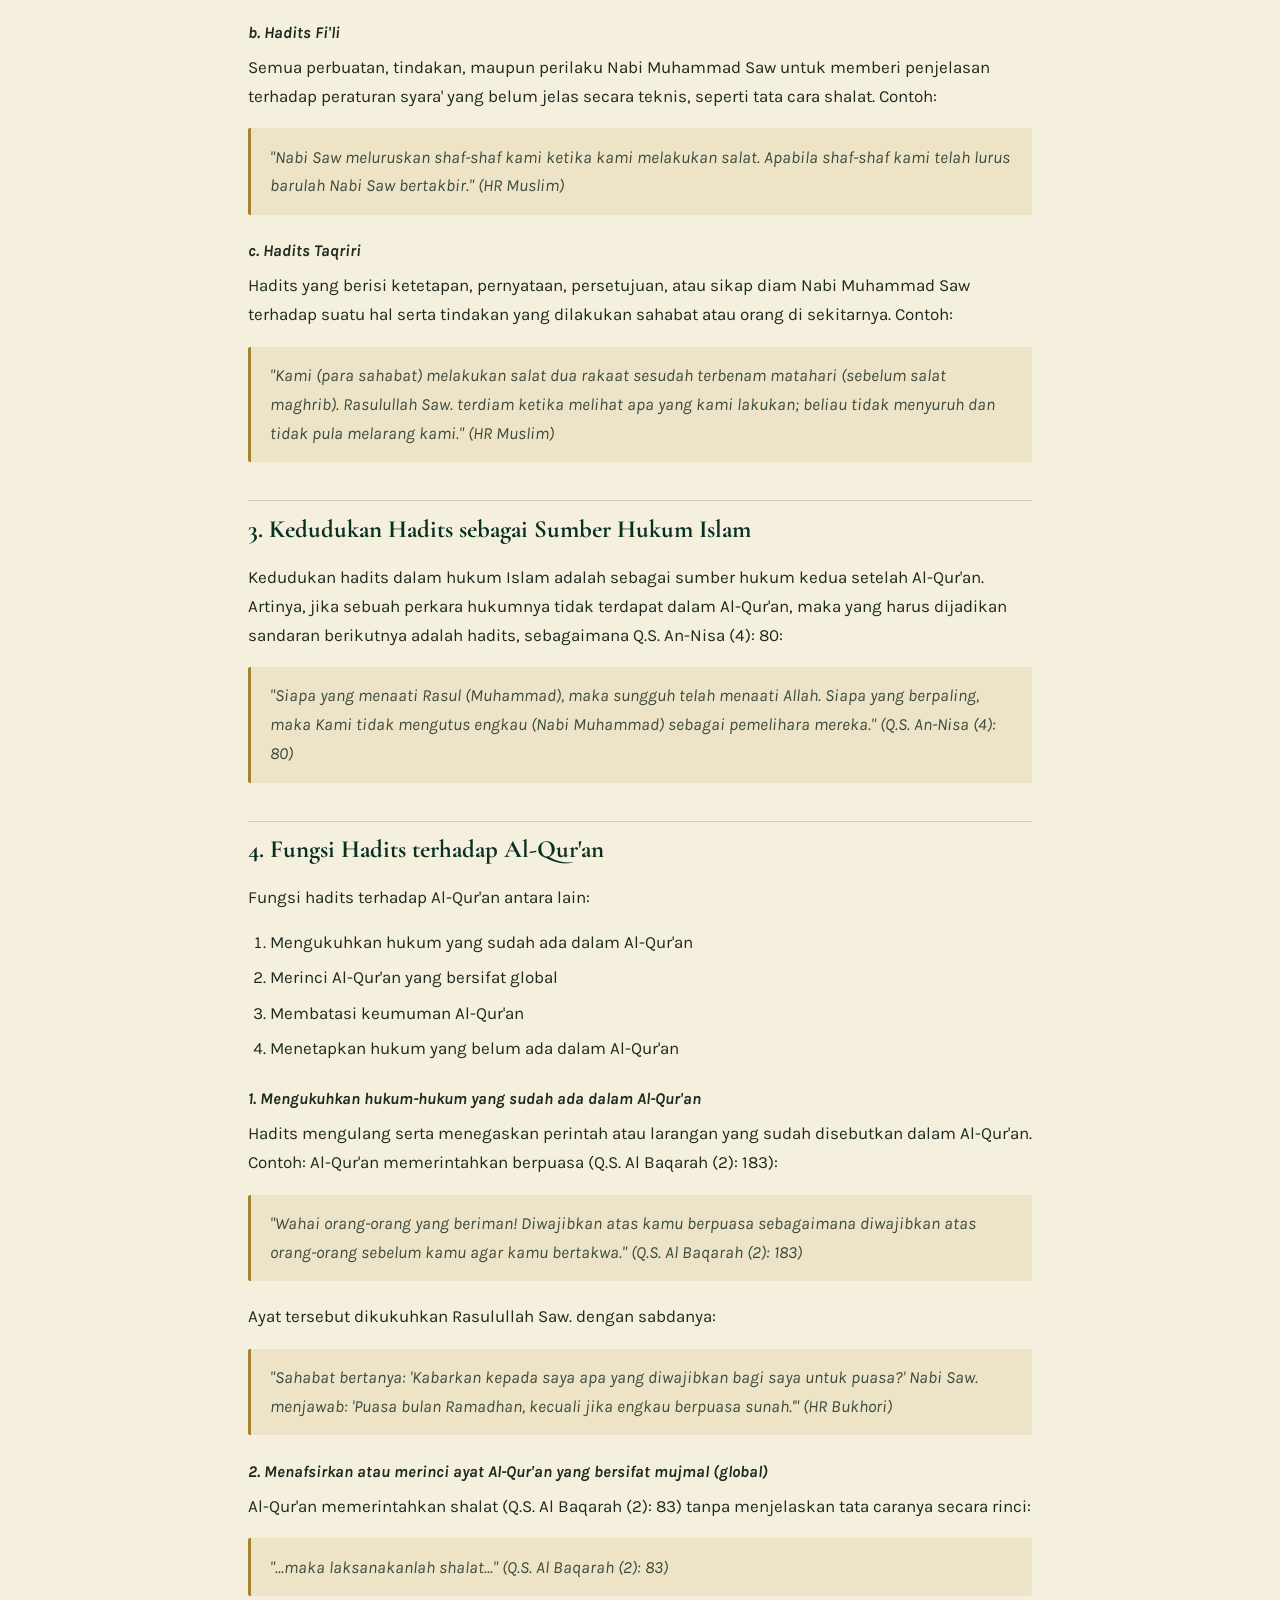
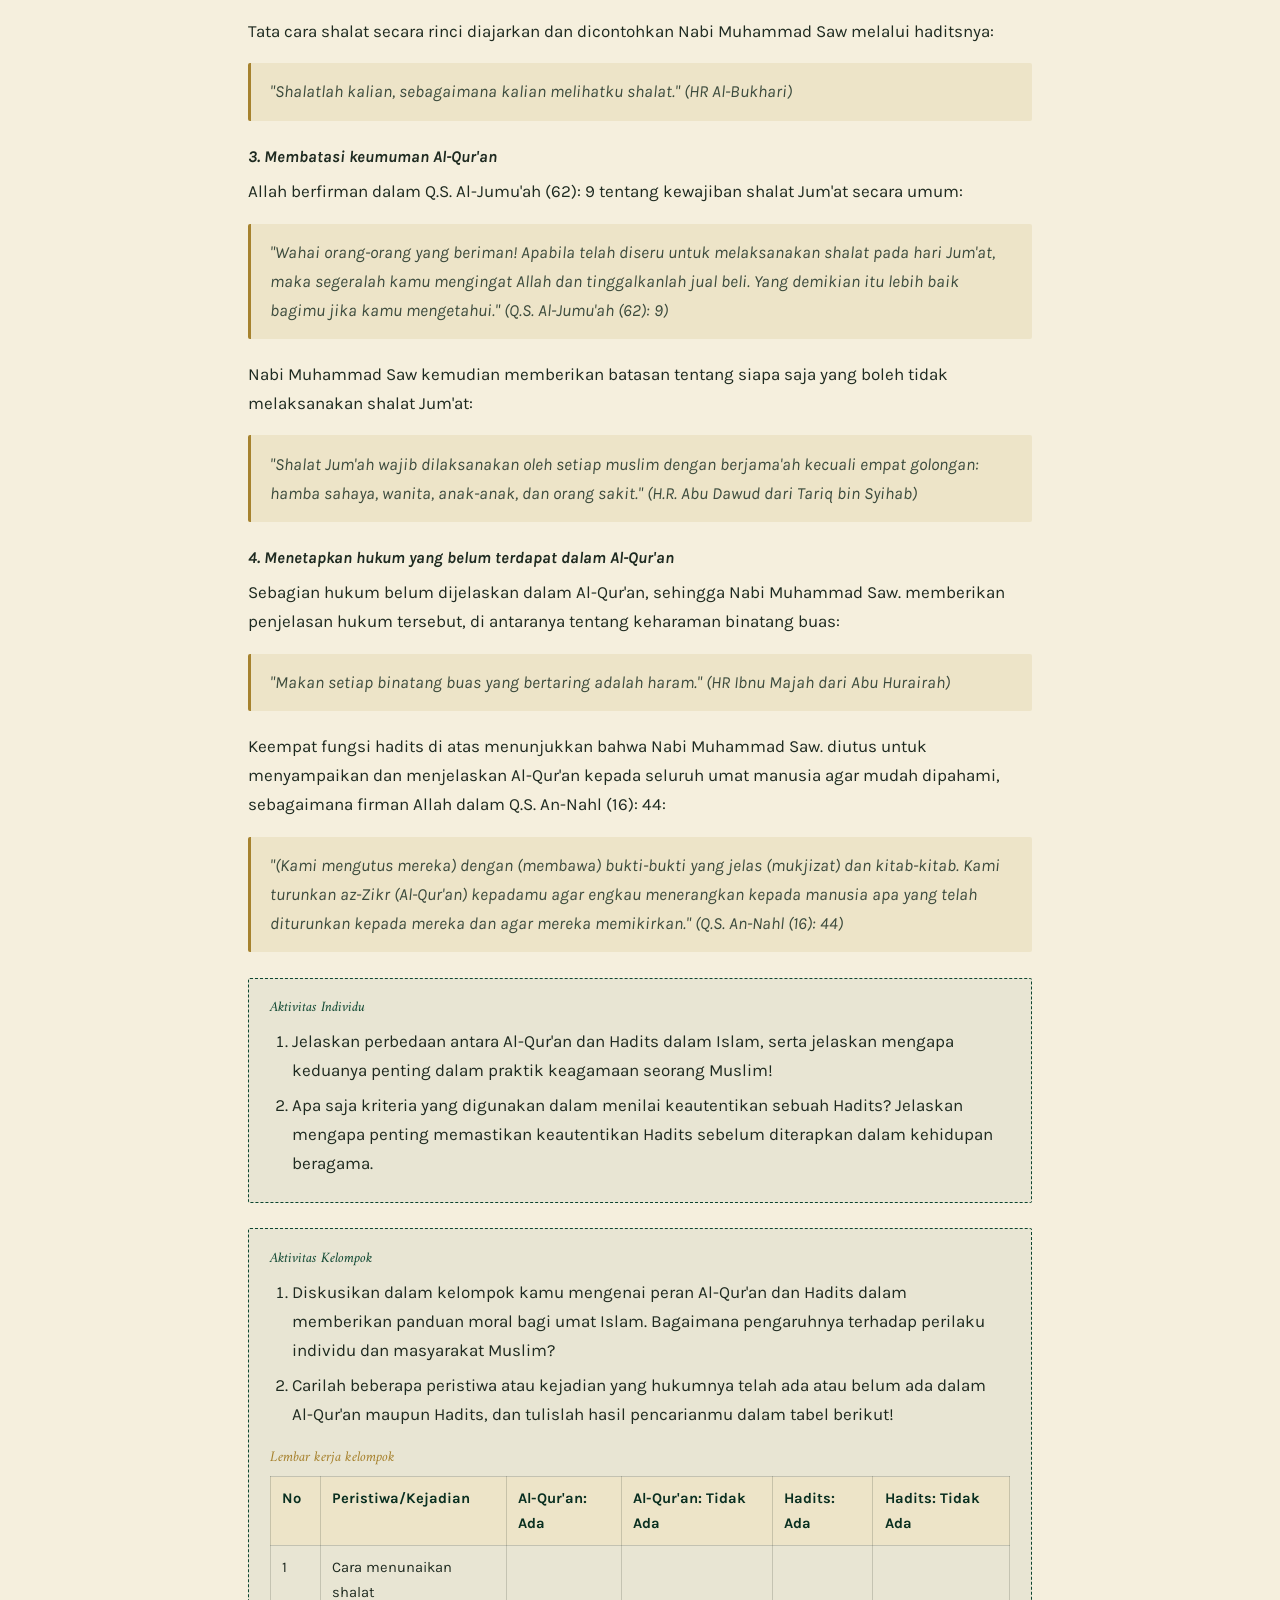
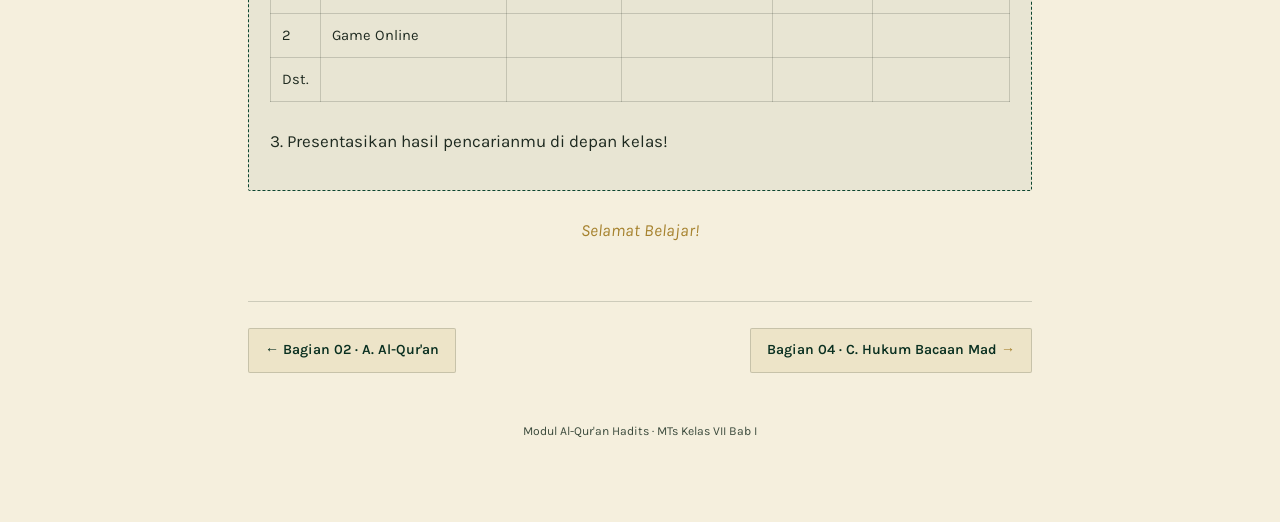
<file: 03-hadits.html>
<!DOCTYPE html>
<html lang="id">
<head>
<meta charset="UTF-8">
<meta name="viewport" content="width=device-width, initial-scale=1.0">
<title>B. Hadits — Modul Al-Qur'an Hadits Bab I</title>
<link rel="stylesheet" href="assets/style.css">
</head>
<body>
<div class="wrap">

  <nav class="progress">
    <a href="index.html">&larr; Daftar Isi</a>
    <div class="dots">
      <span class="dot"></span><span class="dot"></span><span class="dot active"></span>
      <span class="dot"></span><span class="dot"></span><span class="dot"></span>
    </div>
    <span>3 / 6</span>
  </nav>

  <span class="section-tag">Bagian 03</span>
  <h1 class="page-title">B. Hadits</h1>

  <div class="ringkasan">
    <span class="label">Ringkasan Bagian Ini</span>
    <p>Hadits secara bahasa berarti baru, cerita, atau berita; secara istilah adalah segala ucapan, perbuatan, keadaan, dan ketetapan (taqrir) Nabi Muhammad Saw, yang terdiri atas sanad (rantai perawi) dan matan (redaksi). Hadits dibagi menjadi tiga jenis &mdash; qauli, fi'li, dan taqriri &mdash; dan berkedudukan sebagai sumber hukum Islam kedua setelah Al-Qur'an. Terhadap Al-Qur'an, hadits berfungsi mengukuhkan hukum yang sudah ada, merinci ayat yang masih global, membatasi keumumannya, dan menetapkan hukum yang belum diatur dalam Al-Qur'an.</p>
  </div>

  <article>
    <h2>1. Pengertian Hadits</h2>
    <p>Secara etimologi, Hadits berasal dari kata <em>hadatsa</em> yang artinya baru, cerita, dan berita. Menurut istilah, Hadits adalah segala ucapan, perbuatan, dan keadaan Nabi Muhammad Saw &mdash; yaitu sesuatu yang disandarkan pada beliau, baik berupa perkataan, perbuatan, maupun penetapan (taqrir).</p>
    <p>Menurut para ulama, hadits adalah setiap sesuatu yang diriwayatkan atau dinisbatkan kepada Nabi Muhammad Saw, baik berupa perkataan, perbuatan, maupun ketetapan. Dari definisi tersebut, Hadits mengandung empat unsur: ucapan/sabda, perbuatan/perilaku, keadaan, dan ketetapan (taqrir).</p>
    <p>Hadits juga dimaknai sebagai sunnah. Mengikuti sunnah Nabi merupakan bukti kecintaan terhadap Allah Swt., sebagaimana firman Allah pada Q.S. Ali Imran (3): 31:</p>
    <blockquote class="dalil"><p>"Jika kamu (benar-benar) mencintai Allah, ikutilah aku, niscaya Allah mengasihi dan mengampuni dosa-dosamu. Allah Maha Pengampun lagi Maha Penyayang." (Q.S. Ali Imran (3): 31)</p></blockquote>
    <p>Mengikuti Sunnah Nabi akan menghindarkan umat dari kesesatan, sebagaimana sabda Rasulullah Saw.:</p>
    <blockquote class="dalil"><p>"Aku tinggalkan dua perkara untukmu sekalian, dan kalian tidak akan tersesat selama-lamanya, selama kalian selalu berpegang teguh kepada keduanya, yaitu kitab Allah dan Sunnah Rasul-Nya." (HR Muslim)</p></blockquote>
    <p>Secara struktur, hadits terdiri atas dua komponen utama, yaitu <strong>sanad/isnad</strong> (rantai perawi, mulai dari orang yang mencatat hadits dalam kitabnya hingga mencapai Rasulullah) dan <strong>matan</strong> (redaksi atau isi hadits).</p>

    <h2>2. Pembagian Hadits</h2>
    <p>Berdasarkan uraian di atas, Hadits dibagi menjadi tiga:</p>

    <h4>a. Hadits Qauli</h4>
    <p>Semua sabda, perkataan, dan ucapan Nabi Muhammad Saw dalam berbagai bidang, seperti syari'ah, akhlaq, akidah, maupun bidang lain dalam Islam. Ciri khasnya menggunakan kata "qala" atau "yaquulu". Contoh:</p>
    <blockquote class="dalil"><p>"Dari Abu Hurairah ra berkata: Rasulullah SAW bersabda: Barangsiapa yang beriman kepada Allah dan hari akhir, maka hendaklah ia berkata baik atau diam." (HR Bukhari)</p></blockquote>

    <h4>b. Hadits Fi'li</h4>
    <p>Semua perbuatan, tindakan, maupun perilaku Nabi Muhammad Saw untuk memberi penjelasan terhadap peraturan syara' yang belum jelas secara teknis, seperti tata cara shalat. Contoh:</p>
    <blockquote class="dalil"><p>"Nabi Saw meluruskan shaf-shaf kami ketika kami melakukan salat. Apabila shaf-shaf kami telah lurus barulah Nabi Saw bertakbir." (HR Muslim)</p></blockquote>

    <h4>c. Hadits Taqriri</h4>
    <p>Hadits yang berisi ketetapan, pernyataan, persetujuan, atau sikap diam Nabi Muhammad Saw terhadap suatu hal serta tindakan yang dilakukan sahabat atau orang di sekitarnya. Contoh:</p>
    <blockquote class="dalil"><p>"Kami (para sahabat) melakukan salat dua rakaat sesudah terbenam matahari (sebelum salat maghrib). Rasulullah Saw. terdiam ketika melihat apa yang kami lakukan; beliau tidak menyuruh dan tidak pula melarang kami." (HR Muslim)</p></blockquote>

    <h2>3. Kedudukan Hadits sebagai Sumber Hukum Islam</h2>
    <p>Kedudukan hadits dalam hukum Islam adalah sebagai sumber hukum kedua setelah Al-Qur'an. Artinya, jika sebuah perkara hukumnya tidak terdapat dalam Al-Qur'an, maka yang harus dijadikan sandaran berikutnya adalah hadits, sebagaimana Q.S. An-Nisa (4): 80:</p>
    <blockquote class="dalil"><p>"Siapa yang menaati Rasul (Muhammad), maka sungguh telah menaati Allah. Siapa yang berpaling, maka Kami tidak mengutus engkau (Nabi Muhammad) sebagai pemelihara mereka." (Q.S. An-Nisa (4): 80)</p></blockquote>

    <h2>4. Fungsi Hadits terhadap Al-Qur'an</h2>
    <p>Fungsi hadits terhadap Al-Qur'an antara lain:</p>
    <ol>
      <li>Mengukuhkan hukum yang sudah ada dalam Al-Qur'an</li>
      <li>Merinci Al-Qur'an yang bersifat global</li>
      <li>Membatasi keumuman Al-Qur'an</li>
      <li>Menetapkan hukum yang belum ada dalam Al-Qur'an</li>
    </ol>

    <h4>1. Mengukuhkan hukum-hukum yang sudah ada dalam Al-Qur'an</h4>
    <p>Hadits mengulang serta menegaskan perintah atau larangan yang sudah disebutkan dalam Al-Qur'an. Contoh: Al-Qur'an memerintahkan berpuasa (Q.S. Al Baqarah (2): 183):</p>
    <blockquote class="dalil"><p>"Wahai orang-orang yang beriman! Diwajibkan atas kamu berpuasa sebagaimana diwajibkan atas orang-orang sebelum kamu agar kamu bertakwa." (Q.S. Al Baqarah (2): 183)</p></blockquote>
    <p>Ayat tersebut dikukuhkan Rasulullah Saw. dengan sabdanya:</p>
    <blockquote class="dalil"><p>"Sahabat bertanya: 'Kabarkan kepada saya apa yang diwajibkan bagi saya untuk puasa?' Nabi Saw. menjawab: 'Puasa bulan Ramadhan, kecuali jika engkau berpuasa sunah.'" (HR Bukhori)</p></blockquote>

    <h4>2. Menafsirkan atau merinci ayat Al-Qur'an yang bersifat mujmal (global)</h4>
    <p>Al-Qur'an memerintahkan shalat (Q.S. Al Baqarah (2): 83) tanpa menjelaskan tata caranya secara rinci:</p>
    <blockquote class="dalil"><p>"...maka laksanakanlah shalat..." (Q.S. Al Baqarah (2): 83)</p></blockquote>
    <p>Tata cara shalat secara rinci diajarkan dan dicontohkan Nabi Muhammad Saw melalui haditsnya:</p>
    <blockquote class="dalil"><p>"Shalatlah kalian, sebagaimana kalian melihatku shalat." (HR Al-Bukhari)</p></blockquote>

    <h4>3. Membatasi keumuman Al-Qur'an</h4>
    <p>Allah berfirman dalam Q.S. Al-Jumu'ah (62): 9 tentang kewajiban shalat Jum'at secara umum:</p>
    <blockquote class="dalil"><p>"Wahai orang-orang yang beriman! Apabila telah diseru untuk melaksanakan shalat pada hari Jum'at, maka segeralah kamu mengingat Allah dan tinggalkanlah jual beli. Yang demikian itu lebih baik bagimu jika kamu mengetahui." (Q.S. Al-Jumu'ah (62): 9)</p></blockquote>
    <p>Nabi Muhammad Saw kemudian memberikan batasan tentang siapa saja yang boleh tidak melaksanakan shalat Jum'at:</p>
    <blockquote class="dalil"><p>"Shalat Jum'ah wajib dilaksanakan oleh setiap muslim dengan berjama'ah kecuali empat golongan: hamba sahaya, wanita, anak-anak, dan orang sakit." (H.R. Abu Dawud dari Tariq bin Syihab)</p></blockquote>

    <h4>4. Menetapkan hukum yang belum terdapat dalam Al-Qur'an</h4>
    <p>Sebagian hukum belum dijelaskan dalam Al-Qur'an, sehingga Nabi Muhammad Saw. memberikan penjelasan hukum tersebut, di antaranya tentang keharaman binatang buas:</p>
    <blockquote class="dalil"><p>"Makan setiap binatang buas yang bertaring adalah haram." (HR Ibnu Majah dari Abu Hurairah)</p></blockquote>

    <p>Keempat fungsi hadits di atas menunjukkan bahwa Nabi Muhammad Saw. diutus untuk menyampaikan dan menjelaskan Al-Qur'an kepada seluruh umat manusia agar mudah dipahami, sebagaimana firman Allah dalam Q.S. An-Nahl (16): 44:</p>
    <blockquote class="dalil"><p>"(Kami mengutus mereka) dengan (membawa) bukti-bukti yang jelas (mukjizat) dan kitab-kitab. Kami turunkan az-Zikr (Al-Qur'an) kepadamu agar engkau menerangkan kepada manusia apa yang telah diturunkan kepada mereka dan agar mereka memikirkan." (Q.S. An-Nahl (16): 44)</p></blockquote>

    <div class="aktivitas">
      <span class="label">Aktivitas Individu</span>
      <ol>
        <li>Jelaskan perbedaan antara Al-Qur'an dan Hadits dalam Islam, serta jelaskan mengapa keduanya penting dalam praktik keagamaan seorang Muslim!</li>
        <li>Apa saja kriteria yang digunakan dalam menilai keautentikan sebuah Hadits? Jelaskan mengapa penting memastikan keautentikan Hadits sebelum diterapkan dalam kehidupan beragama.</li>
      </ol>
    </div>

    <div class="aktivitas">
      <span class="label">Aktivitas Kelompok</span>
      <ol>
        <li>Diskusikan dalam kelompok kamu mengenai peran Al-Qur'an dan Hadits dalam memberikan panduan moral bagi umat Islam. Bagaimana pengaruhnya terhadap perilaku individu dan masyarakat Muslim?</li>
        <li>Carilah beberapa peristiwa atau kejadian yang hukumnya telah ada atau belum ada dalam Al-Qur'an maupun Hadits, dan tulislah hasil pencarianmu dalam tabel berikut!</li>
      </ol>
      <table>
        <caption>Lembar kerja kelompok</caption>
        <thead><tr><th>No</th><th>Peristiwa/Kejadian</th><th>Al-Qur'an: Ada</th><th>Al-Qur'an: Tidak Ada</th><th>Hadits: Ada</th><th>Hadits: Tidak Ada</th></tr></thead>
        <tbody>
          <tr><td>1</td><td>Cara menunaikan shalat</td><td>&nbsp;</td><td>&nbsp;</td><td>&nbsp;</td><td>&nbsp;</td></tr>
          <tr><td>2</td><td>Game Online</td><td>&nbsp;</td><td>&nbsp;</td><td>&nbsp;</td><td>&nbsp;</td></tr>
          <tr><td>Dst.</td><td>&nbsp;</td><td>&nbsp;</td><td>&nbsp;</td><td>&nbsp;</td><td>&nbsp;</td></tr>
        </tbody>
      </table>
      <p>3. Presentasikan hasil pencarianmu di depan kelas!</p>
    </div>

    <p style="text-align:center;font-style:italic;color:var(--gold);">Selamat Belajar!</p>
  </article>

  <div class="pagenav">
    <a href="02-al-quran.html">&larr; Bagian 02 &middot; A. Al-Qur'an</a>
    <a class="next" href="04-hukum-mad.html">Bagian 04 &middot; C. Hukum Bacaan Mad <span class="arrow">&rarr;</span></a>
  </div>
  <footer class="sitefooter">Modul Al-Qur'an Hadits &middot; MTs Kelas VII Bab I</footer>
</div>
</body>
</html>
</file>
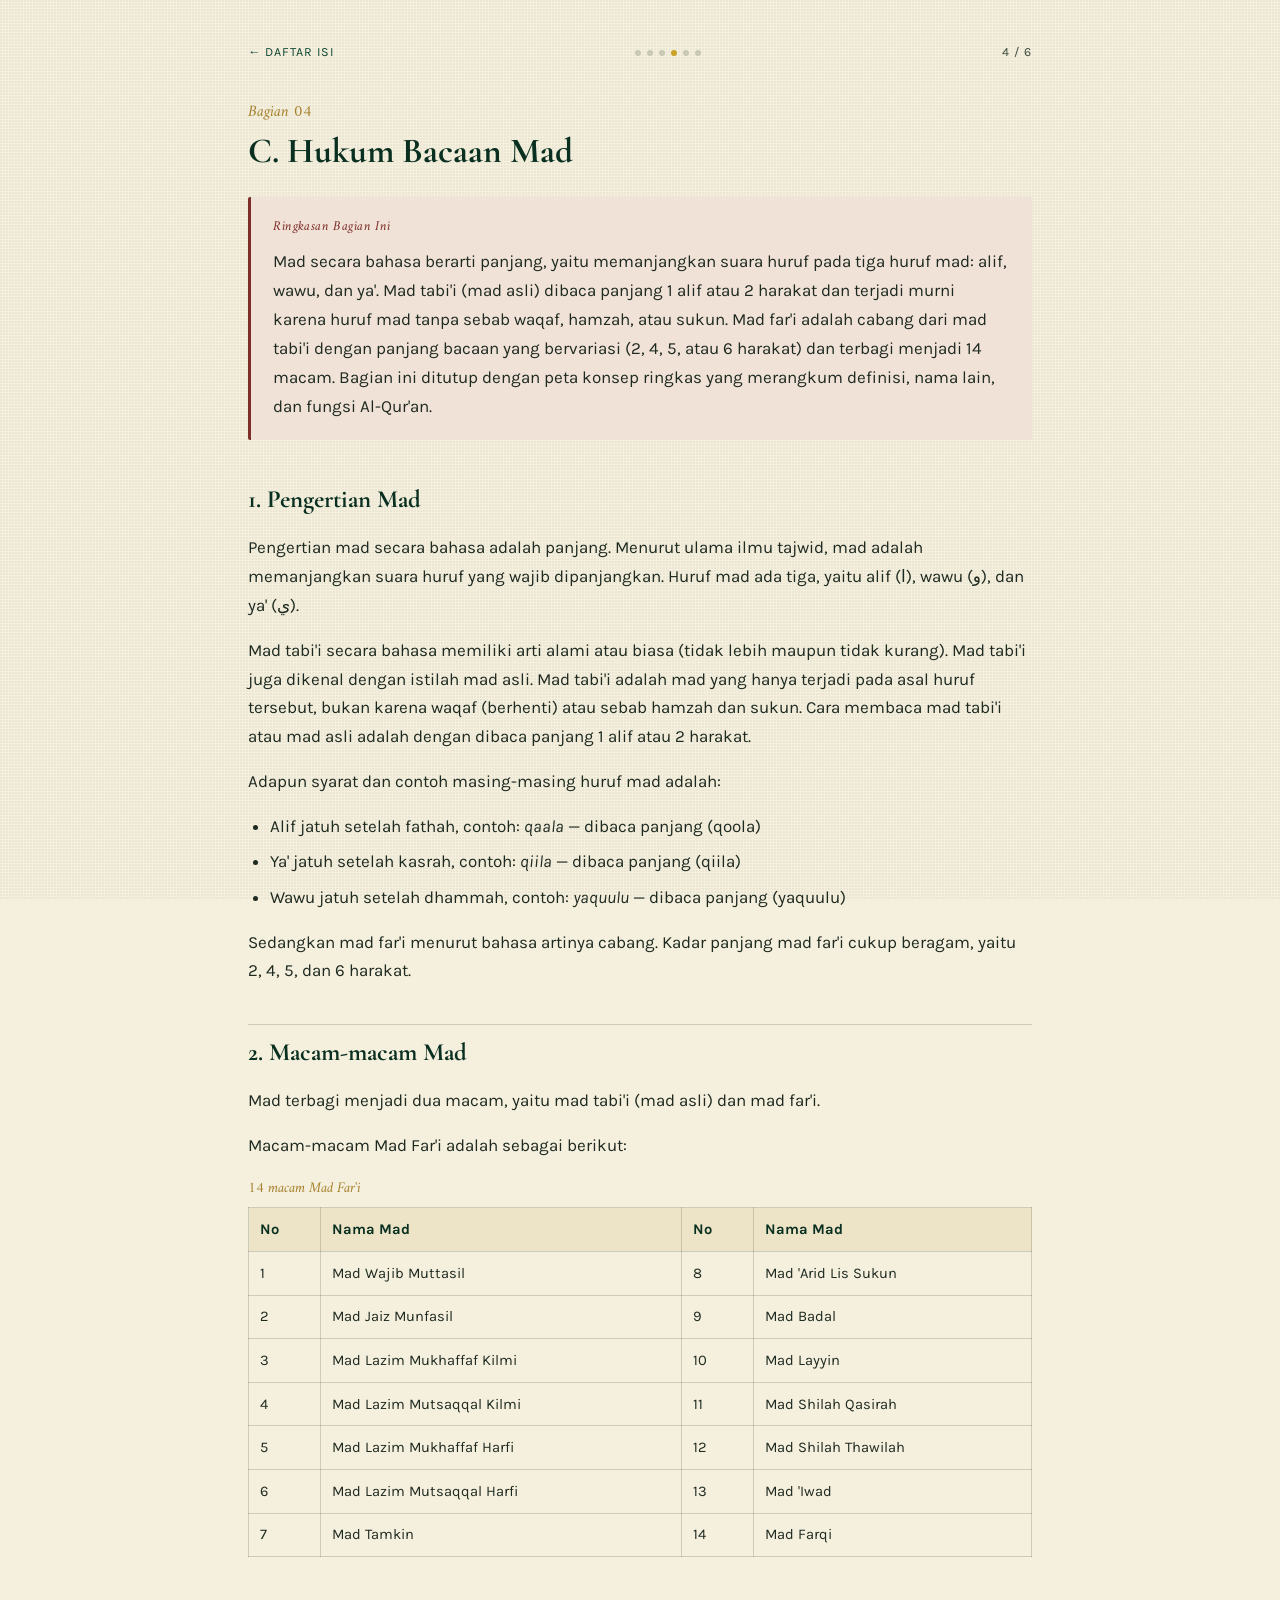
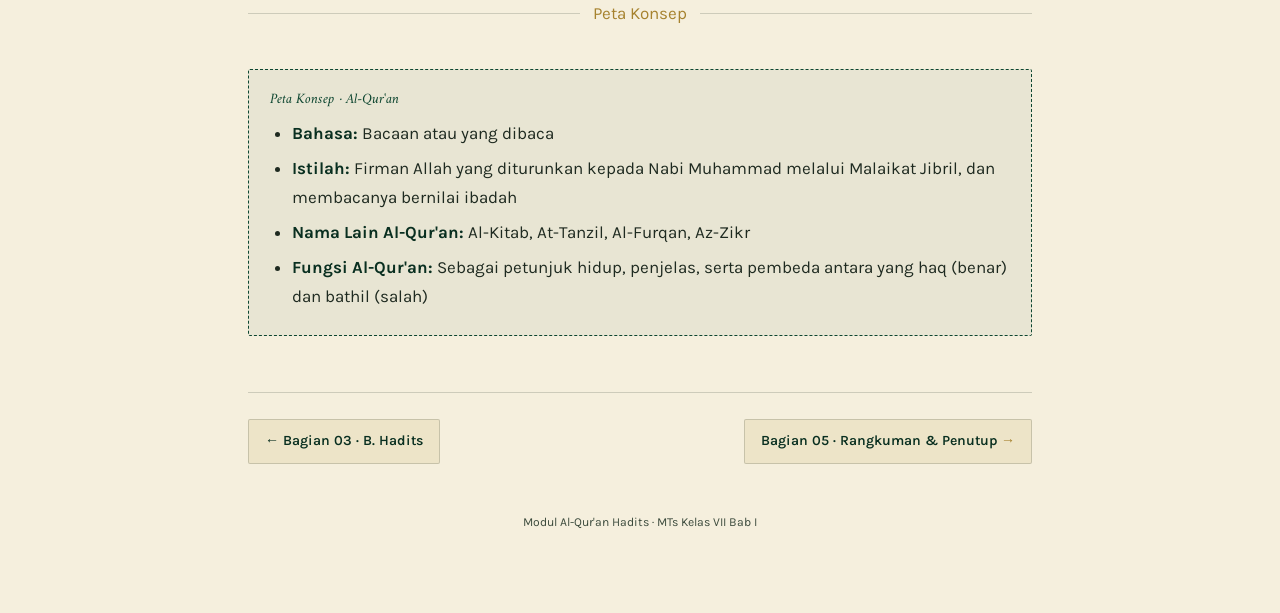
<file: 04-hukum-mad.html>
<!DOCTYPE html>
<html lang="id">
<head>
<meta charset="UTF-8">
<meta name="viewport" content="width=device-width, initial-scale=1.0">
<title>C. Hukum Bacaan Mad — Modul Al-Qur'an Hadits Bab I</title>
<link rel="stylesheet" href="assets/style.css">
</head>
<body>
<div class="wrap">

  <nav class="progress">
    <a href="index.html">&larr; Daftar Isi</a>
    <div class="dots">
      <span class="dot"></span><span class="dot"></span><span class="dot"></span>
      <span class="dot active"></span><span class="dot"></span><span class="dot"></span>
    </div>
    <span>4 / 6</span>
  </nav>

  <span class="section-tag">Bagian 04</span>
  <h1 class="page-title">C. Hukum Bacaan Mad</h1>

  <div class="ringkasan">
    <span class="label">Ringkasan Bagian Ini</span>
    <p>Mad secara bahasa berarti panjang, yaitu memanjangkan suara huruf pada tiga huruf mad: alif, wawu, dan ya'. Mad tabi'i (mad asli) dibaca panjang 1 alif atau 2 harakat dan terjadi murni karena huruf mad tanpa sebab waqaf, hamzah, atau sukun. Mad far'i adalah cabang dari mad tabi'i dengan panjang bacaan yang bervariasi (2, 4, 5, atau 6 harakat) dan terbagi menjadi 14 macam. Bagian ini ditutup dengan peta konsep ringkas yang merangkum definisi, nama lain, dan fungsi Al-Qur'an.</p>
  </div>

  <article>
    <h2>1. Pengertian Mad</h2>
    <p>Pengertian mad secara bahasa adalah panjang. Menurut ulama ilmu tajwid, mad adalah memanjangkan suara huruf yang wajib dipanjangkan. Huruf mad ada tiga, yaitu alif (ا), wawu (و), dan ya' (ي).</p>
    <p>Mad tabi'i secara bahasa memiliki arti alami atau biasa (tidak lebih maupun tidak kurang). Mad tabi'i juga dikenal dengan istilah mad asli. Mad tabi'i adalah mad yang hanya terjadi pada asal huruf tersebut, bukan karena waqaf (berhenti) atau sebab hamzah dan sukun. Cara membaca mad tabi'i atau mad asli adalah dengan dibaca panjang 1 alif atau 2 harakat.</p>
    <p>Adapun syarat dan contoh masing-masing huruf mad adalah:</p>
    <ul>
      <li>Alif jatuh setelah fathah, contoh: <em>qaala</em> &mdash; dibaca panjang (qoola)</li>
      <li>Ya' jatuh setelah kasrah, contoh: <em>qiila</em> &mdash; dibaca panjang (qiila)</li>
      <li>Wawu jatuh setelah dhammah, contoh: <em>yaquulu</em> &mdash; dibaca panjang (yaquulu)</li>
    </ul>
    <p>Sedangkan mad far'i menurut bahasa artinya cabang. Kadar panjang mad far'i cukup beragam, yaitu 2, 4, 5, dan 6 harakat.</p>

    <h2>2. Macam-macam Mad</h2>
    <p>Mad terbagi menjadi dua macam, yaitu mad tabi'i (mad asli) dan mad far'i.</p>
    <p>Macam-macam Mad Far'i adalah sebagai berikut:</p>
    <table>
      <caption>14 macam Mad Far'i</caption>
      <thead><tr><th>No</th><th>Nama Mad</th><th>No</th><th>Nama Mad</th></tr></thead>
      <tbody>
        <tr><td>1</td><td>Mad Wajib Muttasil</td><td>8</td><td>Mad 'Arid Lis Sukun</td></tr>
        <tr><td>2</td><td>Mad Jaiz Munfasil</td><td>9</td><td>Mad Badal</td></tr>
        <tr><td>3</td><td>Mad Lazim Mukhaffaf Kilmi</td><td>10</td><td>Mad Layyin</td></tr>
        <tr><td>4</td><td>Mad Lazim Mutsaqqal Kilmi</td><td>11</td><td>Mad Shilah Qasirah</td></tr>
        <tr><td>5</td><td>Mad Lazim Mukhaffaf Harfi</td><td>12</td><td>Mad Shilah Thawilah</td></tr>
        <tr><td>6</td><td>Mad Lazim Mutsaqqal Harfi</td><td>13</td><td>Mad 'Iwad</td></tr>
        <tr><td>7</td><td>Mad Tamkin</td><td>14</td><td>Mad Farqi</td></tr>
      </tbody>
    </table>

    <div class="divider">Peta Konsep</div>

    <div class="aktivitas">
      <span class="label">Peta Konsep &middot; Al-Qur'an</span>
      <ul>
        <li><strong>Bahasa:</strong> Bacaan atau yang dibaca</li>
        <li><strong>Istilah:</strong> Firman Allah yang diturunkan kepada Nabi Muhammad melalui Malaikat Jibril, dan membacanya bernilai ibadah</li>
        <li><strong>Nama Lain Al-Qur'an:</strong> Al-Kitab, At-Tanzil, Al-Furqan, Az-Zikr</li>
        <li><strong>Fungsi Al-Qur'an:</strong> Sebagai petunjuk hidup, penjelas, serta pembeda antara yang haq (benar) dan bathil (salah)</li>
      </ul>
    </div>
  </article>

  <div class="pagenav">
    <a href="03-hadits.html">&larr; Bagian 03 &middot; B. Hadits</a>
    <a class="next" href="05-rangkuman.html">Bagian 05 &middot; Rangkuman &amp; Penutup <span class="arrow">&rarr;</span></a>
  </div>
  <footer class="sitefooter">Modul Al-Qur'an Hadits &middot; MTs Kelas VII Bab I</footer>
</div>
</body>
</html>
</file>
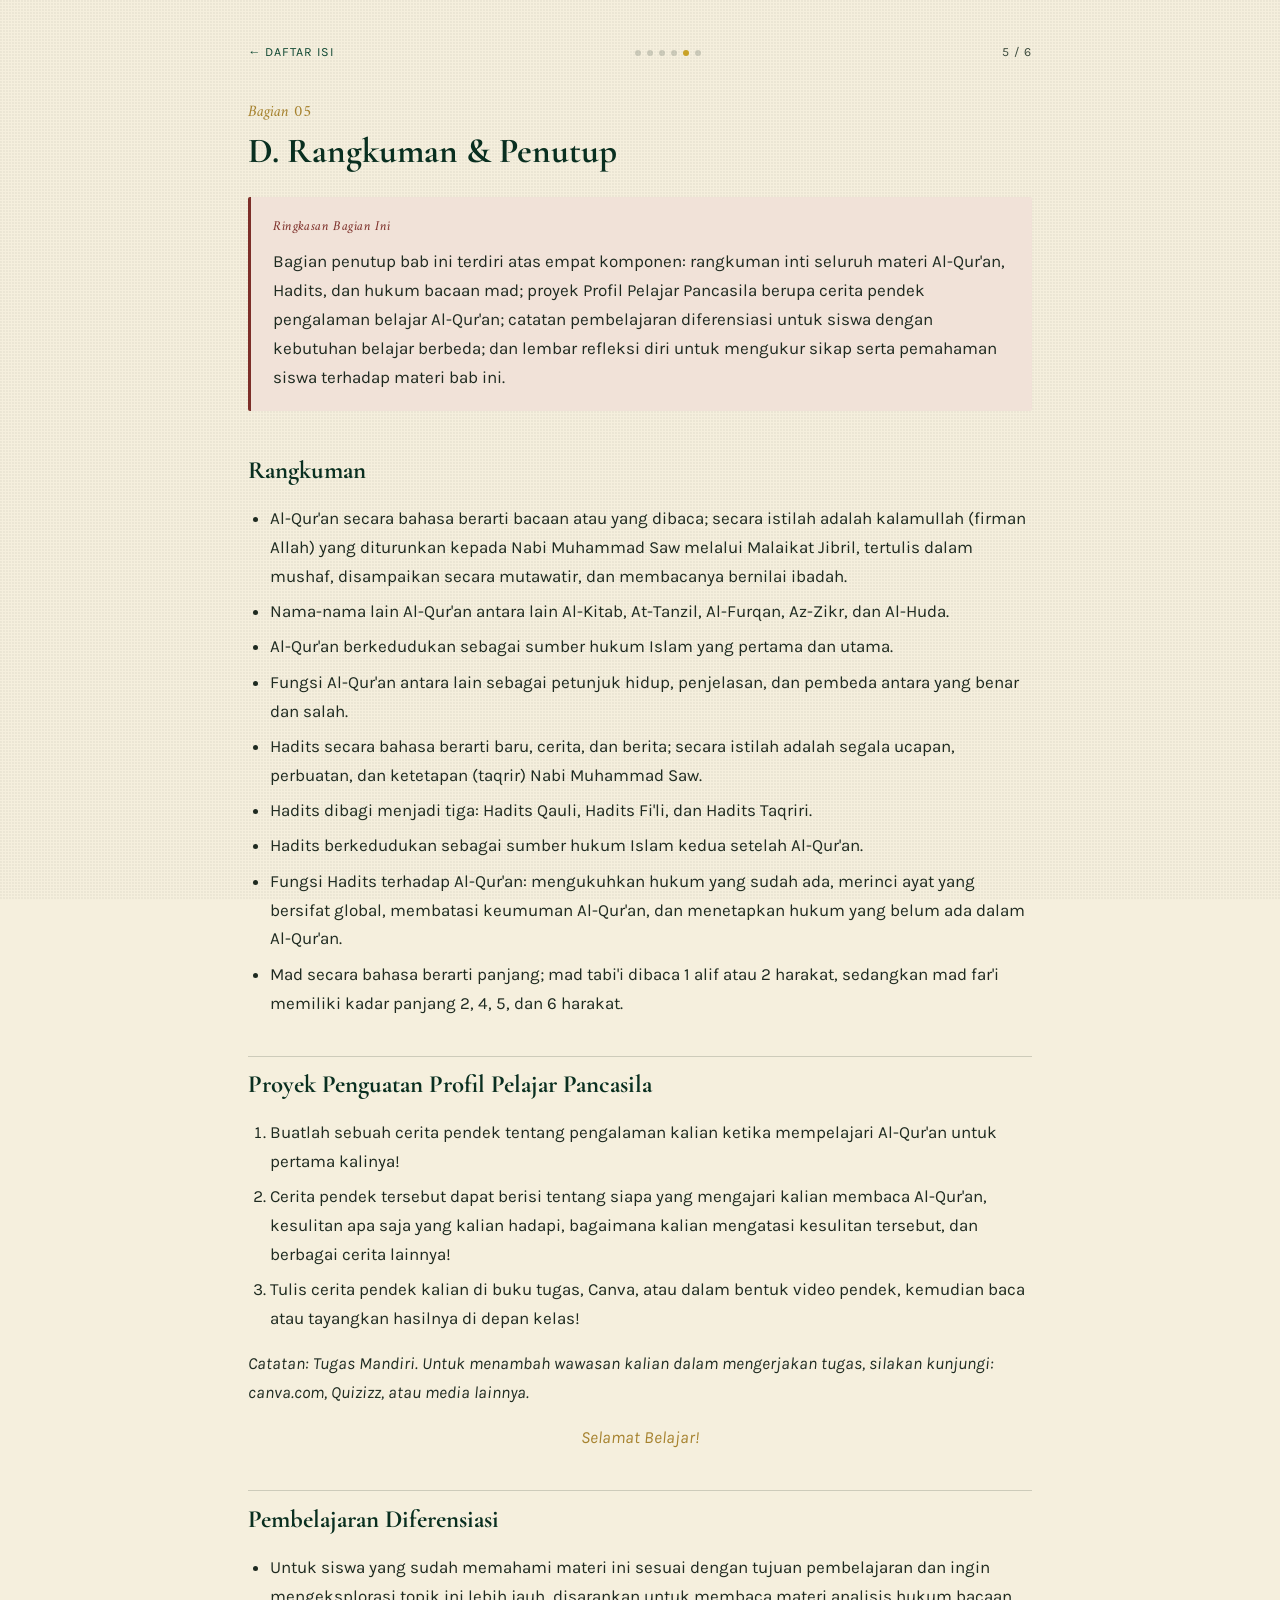
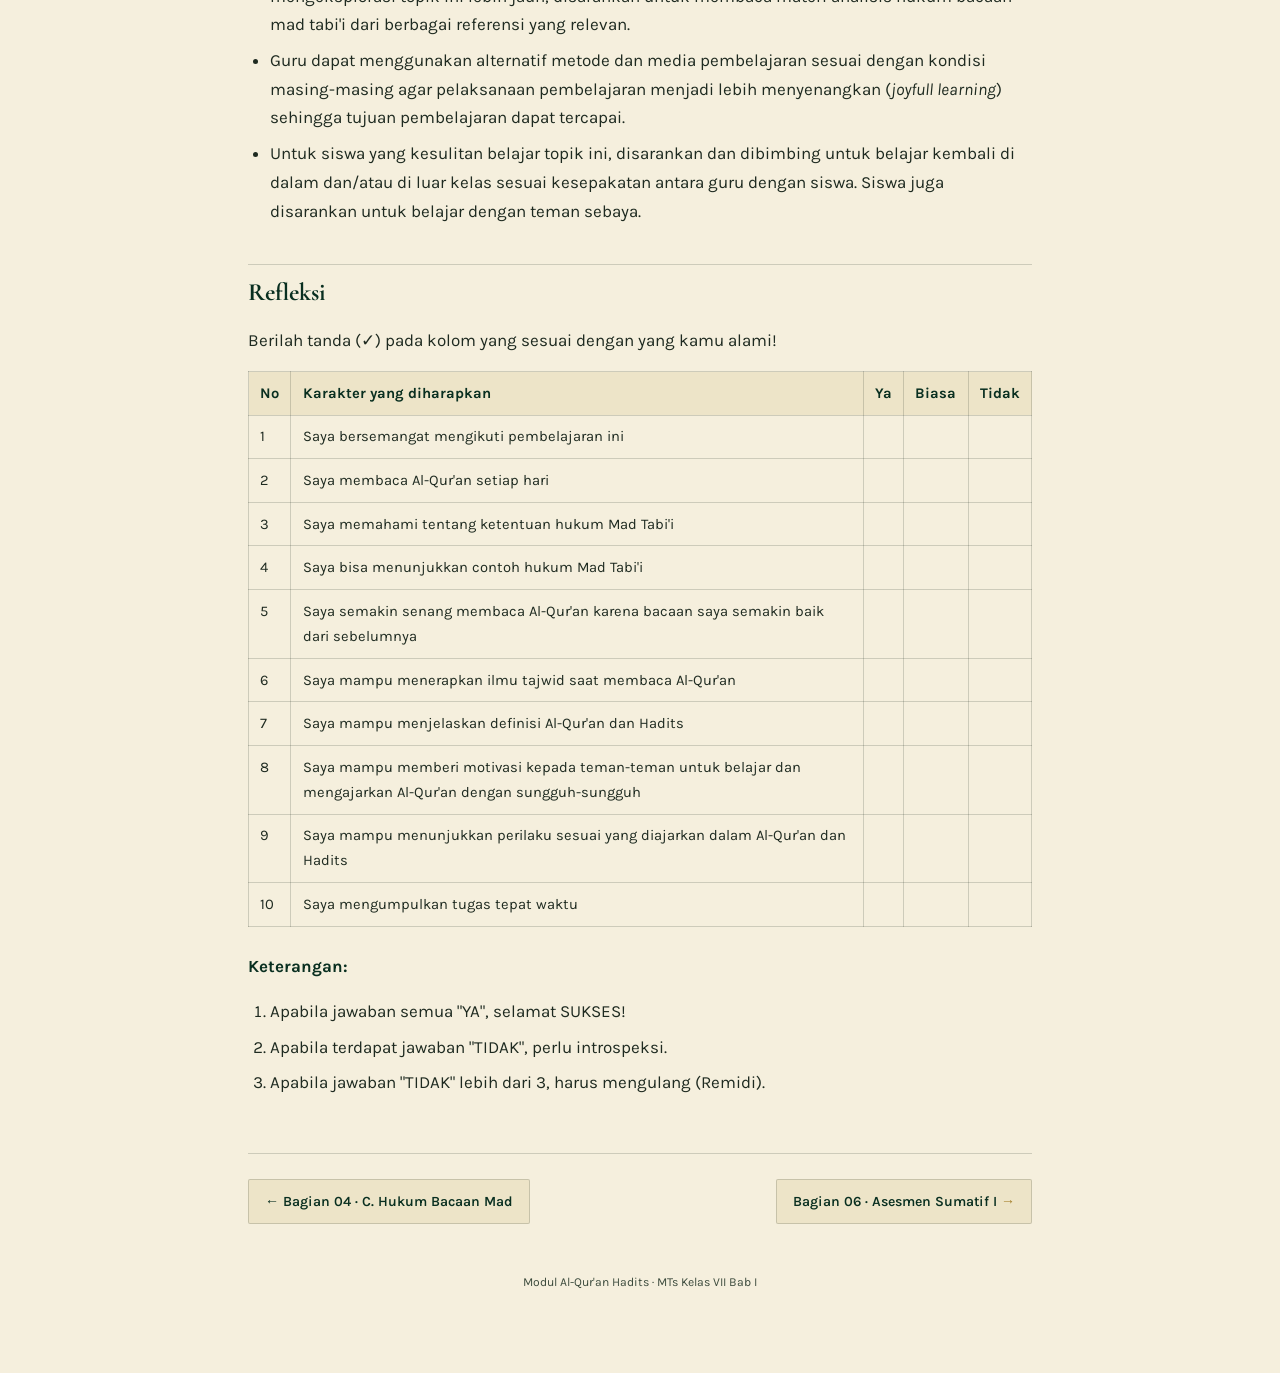
<file: 05-rangkuman.html>
<!DOCTYPE html>
<html lang="id">
<head>
<meta charset="UTF-8">
<meta name="viewport" content="width=device-width, initial-scale=1.0">
<title>D. Rangkuman &amp; Penutup — Modul Al-Qur'an Hadits Bab I</title>
<link rel="stylesheet" href="assets/style.css">
</head>
<body>
<div class="wrap">

  <nav class="progress">
    <a href="index.html">&larr; Daftar Isi</a>
    <div class="dots">
      <span class="dot"></span><span class="dot"></span><span class="dot"></span>
      <span class="dot"></span><span class="dot active"></span><span class="dot"></span>
    </div>
    <span>5 / 6</span>
  </nav>

  <span class="section-tag">Bagian 05</span>
  <h1 class="page-title">D. Rangkuman &amp; Penutup</h1>

  <div class="ringkasan">
    <span class="label">Ringkasan Bagian Ini</span>
    <p>Bagian penutup bab ini terdiri atas empat komponen: rangkuman inti seluruh materi Al-Qur'an, Hadits, dan hukum bacaan mad; proyek Profil Pelajar Pancasila berupa cerita pendek pengalaman belajar Al-Qur'an; catatan pembelajaran diferensiasi untuk siswa dengan kebutuhan belajar berbeda; dan lembar refleksi diri untuk mengukur sikap serta pemahaman siswa terhadap materi bab ini.</p>
  </div>

  <article>
    <h2>Rangkuman</h2>
    <ul>
      <li>Al-Qur'an secara bahasa berarti bacaan atau yang dibaca; secara istilah adalah kalamullah (firman Allah) yang diturunkan kepada Nabi Muhammad Saw melalui Malaikat Jibril, tertulis dalam mushaf, disampaikan secara mutawatir, dan membacanya bernilai ibadah.</li>
      <li>Nama-nama lain Al-Qur'an antara lain Al-Kitab, At-Tanzil, Al-Furqan, Az-Zikr, dan Al-Huda.</li>
      <li>Al-Qur'an berkedudukan sebagai sumber hukum Islam yang pertama dan utama.</li>
      <li>Fungsi Al-Qur'an antara lain sebagai petunjuk hidup, penjelasan, dan pembeda antara yang benar dan salah.</li>
      <li>Hadits secara bahasa berarti baru, cerita, dan berita; secara istilah adalah segala ucapan, perbuatan, dan ketetapan (taqrir) Nabi Muhammad Saw.</li>
      <li>Hadits dibagi menjadi tiga: Hadits Qauli, Hadits Fi'li, dan Hadits Taqriri.</li>
      <li>Hadits berkedudukan sebagai sumber hukum Islam kedua setelah Al-Qur'an.</li>
      <li>Fungsi Hadits terhadap Al-Qur'an: mengukuhkan hukum yang sudah ada, merinci ayat yang bersifat global, membatasi keumuman Al-Qur'an, dan menetapkan hukum yang belum ada dalam Al-Qur'an.</li>
      <li>Mad secara bahasa berarti panjang; mad tabi'i dibaca 1 alif atau 2 harakat, sedangkan mad far'i memiliki kadar panjang 2, 4, 5, dan 6 harakat.</li>
    </ul>

    <h2>Proyek Penguatan Profil Pelajar Pancasila</h2>
    <ol>
      <li>Buatlah sebuah cerita pendek tentang pengalaman kalian ketika mempelajari Al-Qur'an untuk pertama kalinya!</li>
      <li>Cerita pendek tersebut dapat berisi tentang siapa yang mengajari kalian membaca Al-Qur'an, kesulitan apa saja yang kalian hadapi, bagaimana kalian mengatasi kesulitan tersebut, dan berbagai cerita lainnya!</li>
      <li>Tulis cerita pendek kalian di buku tugas, Canva, atau dalam bentuk video pendek, kemudian baca atau tayangkan hasilnya di depan kelas!</li>
    </ol>
    <p><em>Catatan: Tugas Mandiri. Untuk menambah wawasan kalian dalam mengerjakan tugas, silakan kunjungi: canva.com, Quizizz, atau media lainnya.</em></p>
    <p style="text-align:center;font-style:italic;color:var(--gold);">Selamat Belajar!</p>

    <h2>Pembelajaran Diferensiasi</h2>
    <ul>
      <li>Untuk siswa yang sudah memahami materi ini sesuai dengan tujuan pembelajaran dan ingin mengeksplorasi topik ini lebih jauh, disarankan untuk membaca materi analisis hukum bacaan mad tabi'i dari berbagai referensi yang relevan.</li>
      <li>Guru dapat menggunakan alternatif metode dan media pembelajaran sesuai dengan kondisi masing-masing agar pelaksanaan pembelajaran menjadi lebih menyenangkan (<em>joyfull learning</em>) sehingga tujuan pembelajaran dapat tercapai.</li>
      <li>Untuk siswa yang kesulitan belajar topik ini, disarankan dan dibimbing untuk belajar kembali di dalam dan/atau di luar kelas sesuai kesepakatan antara guru dengan siswa. Siswa juga disarankan untuk belajar dengan teman sebaya.</li>
    </ul>

    <h2>Refleksi</h2>
    <p>Berilah tanda (&check;) pada kolom yang sesuai dengan yang kamu alami!</p>
    <table>
      <thead><tr><th>No</th><th>Karakter yang diharapkan</th><th>Ya</th><th>Biasa</th><th>Tidak</th></tr></thead>
      <tbody>
        <tr><td>1</td><td>Saya bersemangat mengikuti pembelajaran ini</td><td>&nbsp;</td><td>&nbsp;</td><td>&nbsp;</td></tr>
        <tr><td>2</td><td>Saya membaca Al-Qur'an setiap hari</td><td>&nbsp;</td><td>&nbsp;</td><td>&nbsp;</td></tr>
        <tr><td>3</td><td>Saya memahami tentang ketentuan hukum Mad Tabi'i</td><td>&nbsp;</td><td>&nbsp;</td><td>&nbsp;</td></tr>
        <tr><td>4</td><td>Saya bisa menunjukkan contoh hukum Mad Tabi'i</td><td>&nbsp;</td><td>&nbsp;</td><td>&nbsp;</td></tr>
        <tr><td>5</td><td>Saya semakin senang membaca Al-Qur'an karena bacaan saya semakin baik dari sebelumnya</td><td>&nbsp;</td><td>&nbsp;</td><td>&nbsp;</td></tr>
        <tr><td>6</td><td>Saya mampu menerapkan ilmu tajwid saat membaca Al-Qur'an</td><td>&nbsp;</td><td>&nbsp;</td><td>&nbsp;</td></tr>
        <tr><td>7</td><td>Saya mampu menjelaskan definisi Al-Qur'an dan Hadits</td><td>&nbsp;</td><td>&nbsp;</td><td>&nbsp;</td></tr>
        <tr><td>8</td><td>Saya mampu memberi motivasi kepada teman-teman untuk belajar dan mengajarkan Al-Qur'an dengan sungguh-sungguh</td><td>&nbsp;</td><td>&nbsp;</td><td>&nbsp;</td></tr>
        <tr><td>9</td><td>Saya mampu menunjukkan perilaku sesuai yang diajarkan dalam Al-Qur'an dan Hadits</td><td>&nbsp;</td><td>&nbsp;</td><td>&nbsp;</td></tr>
        <tr><td>10</td><td>Saya mengumpulkan tugas tepat waktu</td><td>&nbsp;</td><td>&nbsp;</td><td>&nbsp;</td></tr>
      </tbody>
    </table>
    <p><strong>Keterangan:</strong></p>
    <ol>
      <li>Apabila jawaban semua "YA", selamat SUKSES!</li>
      <li>Apabila terdapat jawaban "TIDAK", perlu introspeksi.</li>
      <li>Apabila jawaban "TIDAK" lebih dari 3, harus mengulang (Remidi).</li>
    </ol>
  </article>

  <div class="pagenav">
    <a href="04-hukum-mad.html">&larr; Bagian 04 &middot; C. Hukum Bacaan Mad</a>
    <a class="next" href="06-asesmen.html">Bagian 06 &middot; Asesmen Sumatif I <span class="arrow">&rarr;</span></a>
  </div>
  <footer class="sitefooter">Modul Al-Qur'an Hadits &middot; MTs Kelas VII Bab I</footer>
</div>
</body>
</html>
</file>
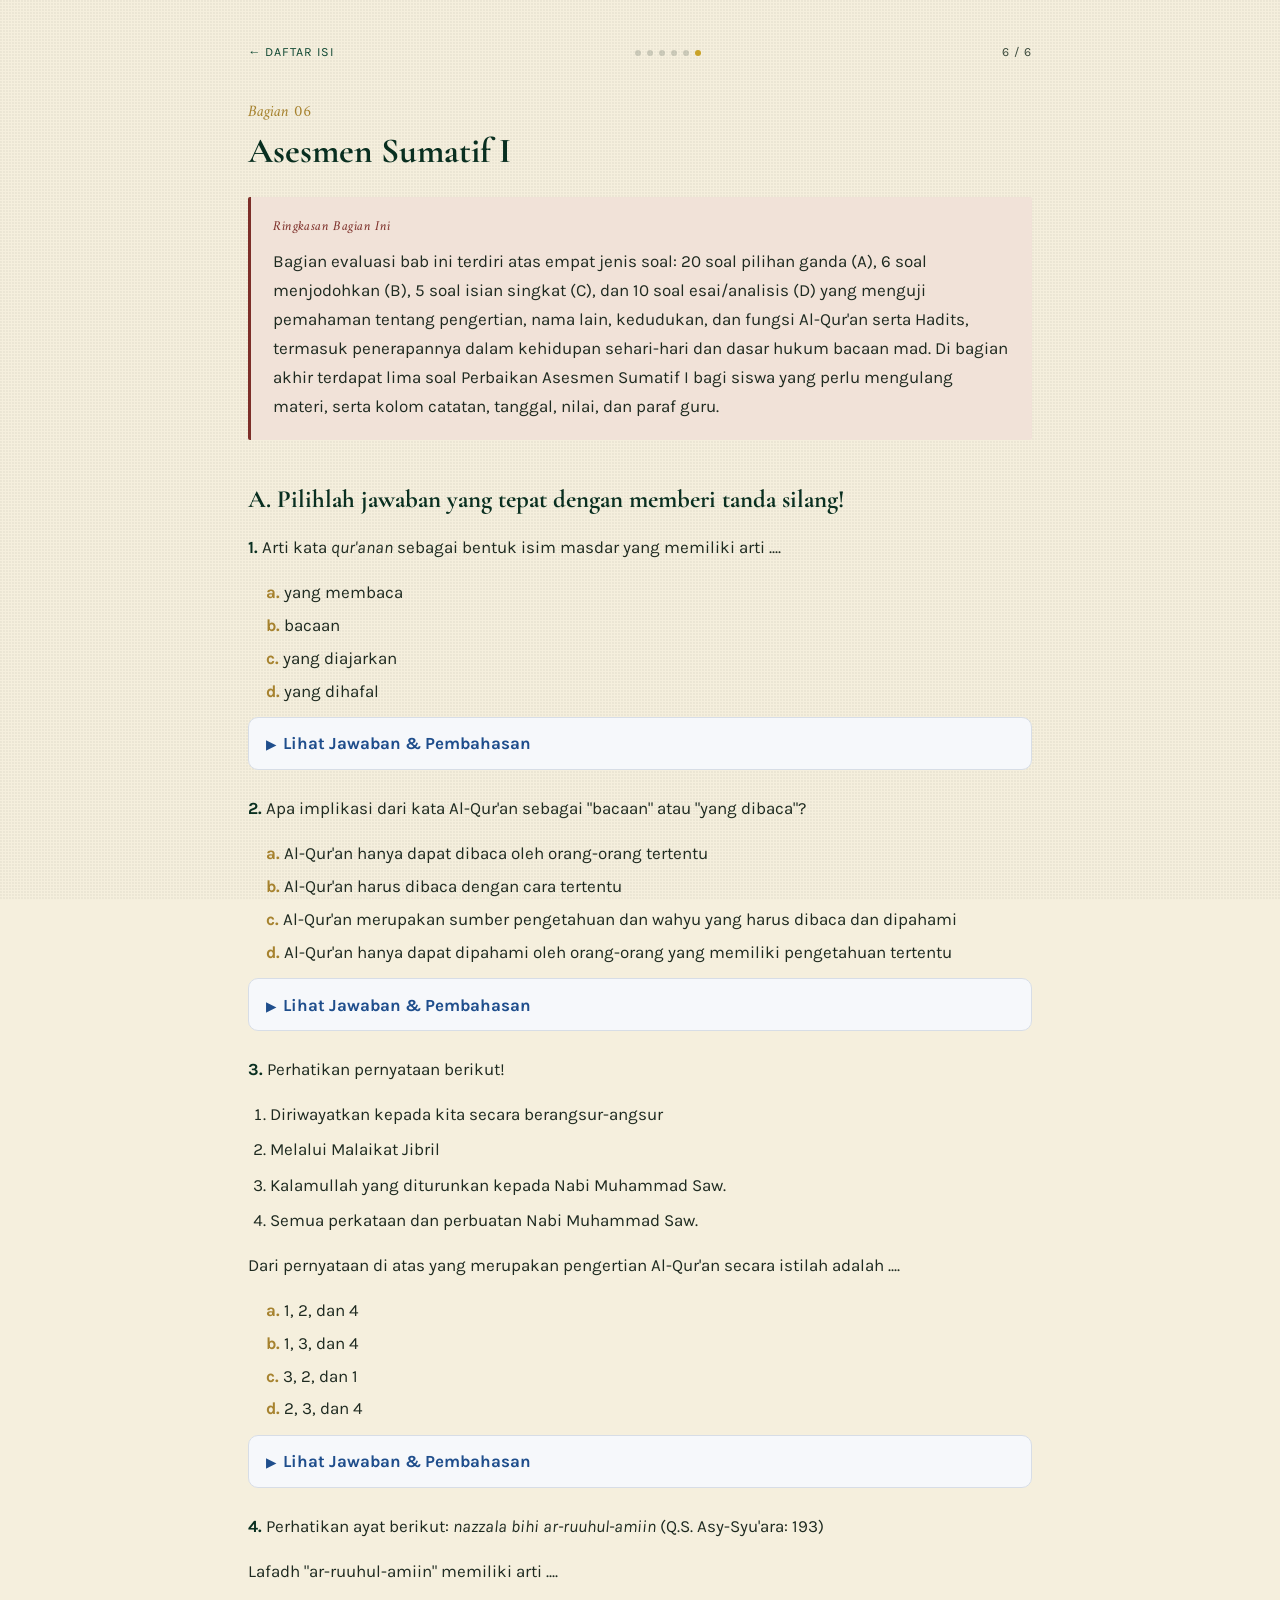
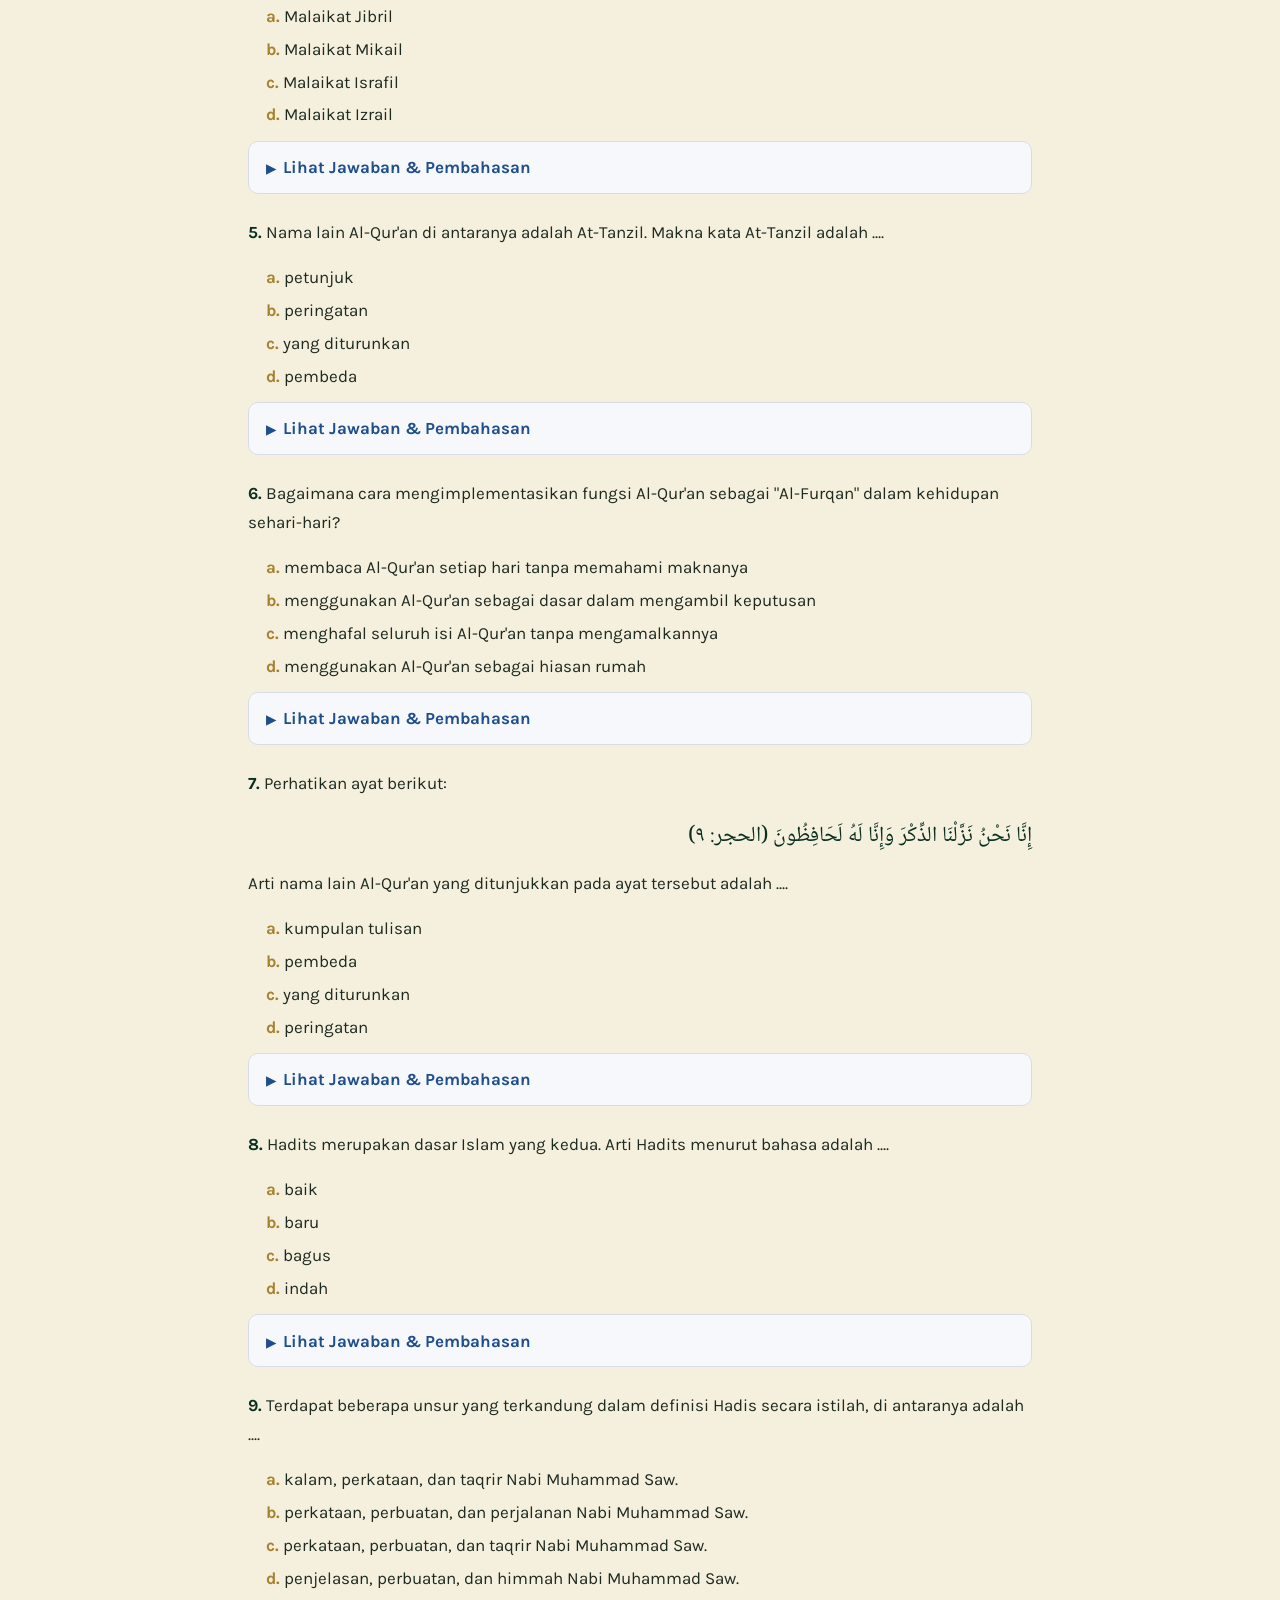
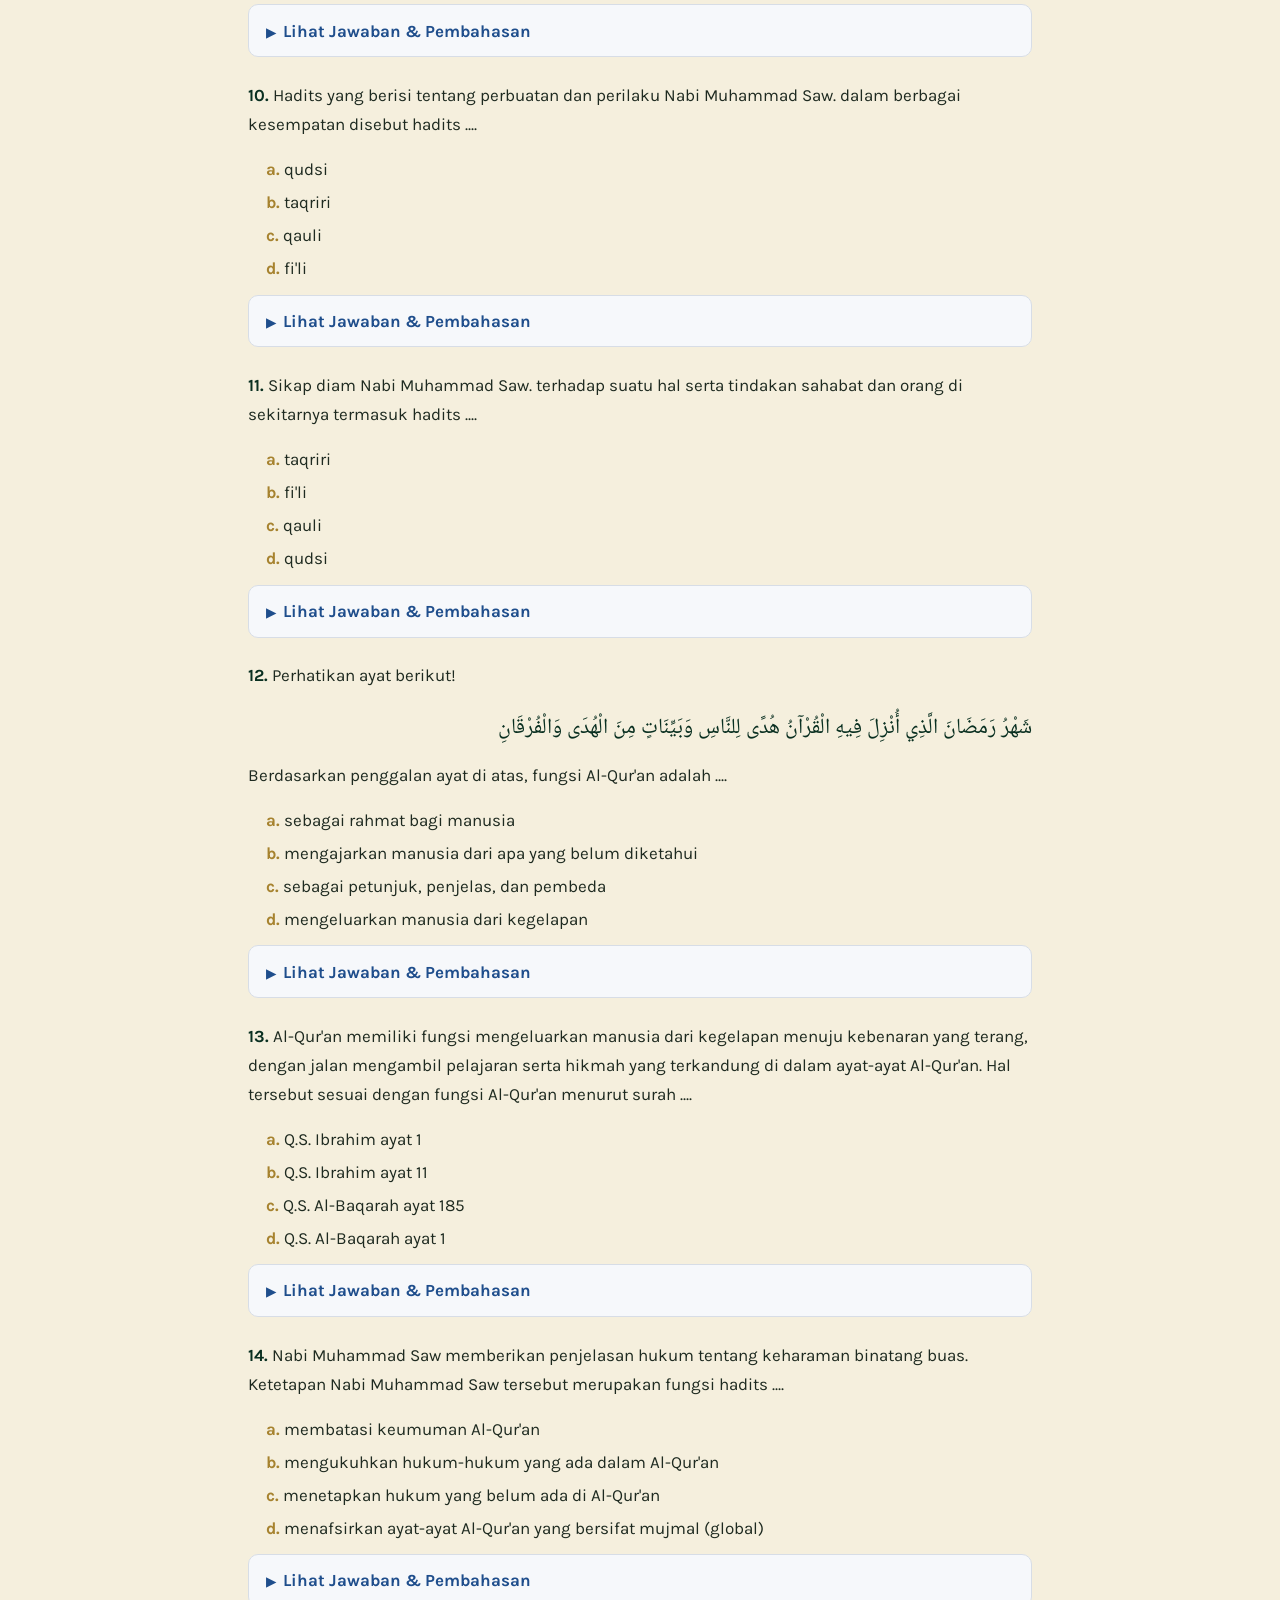
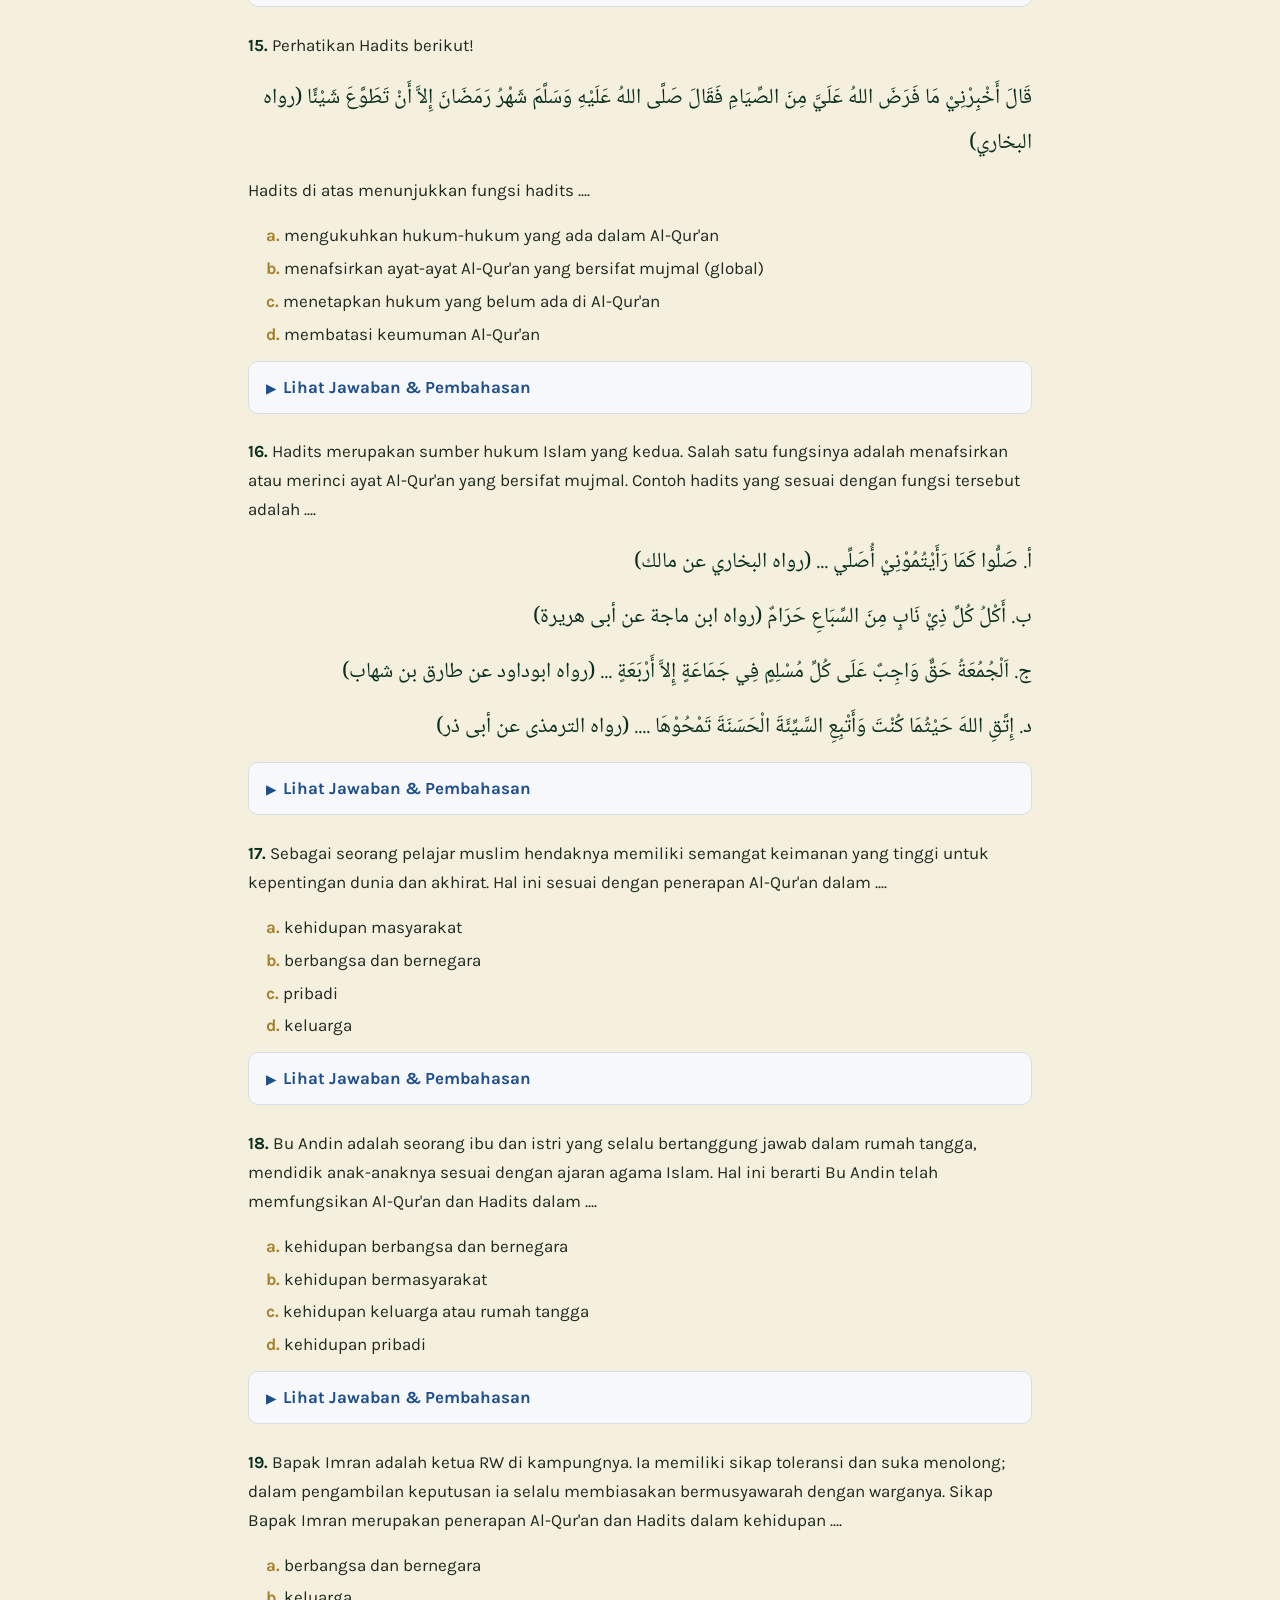
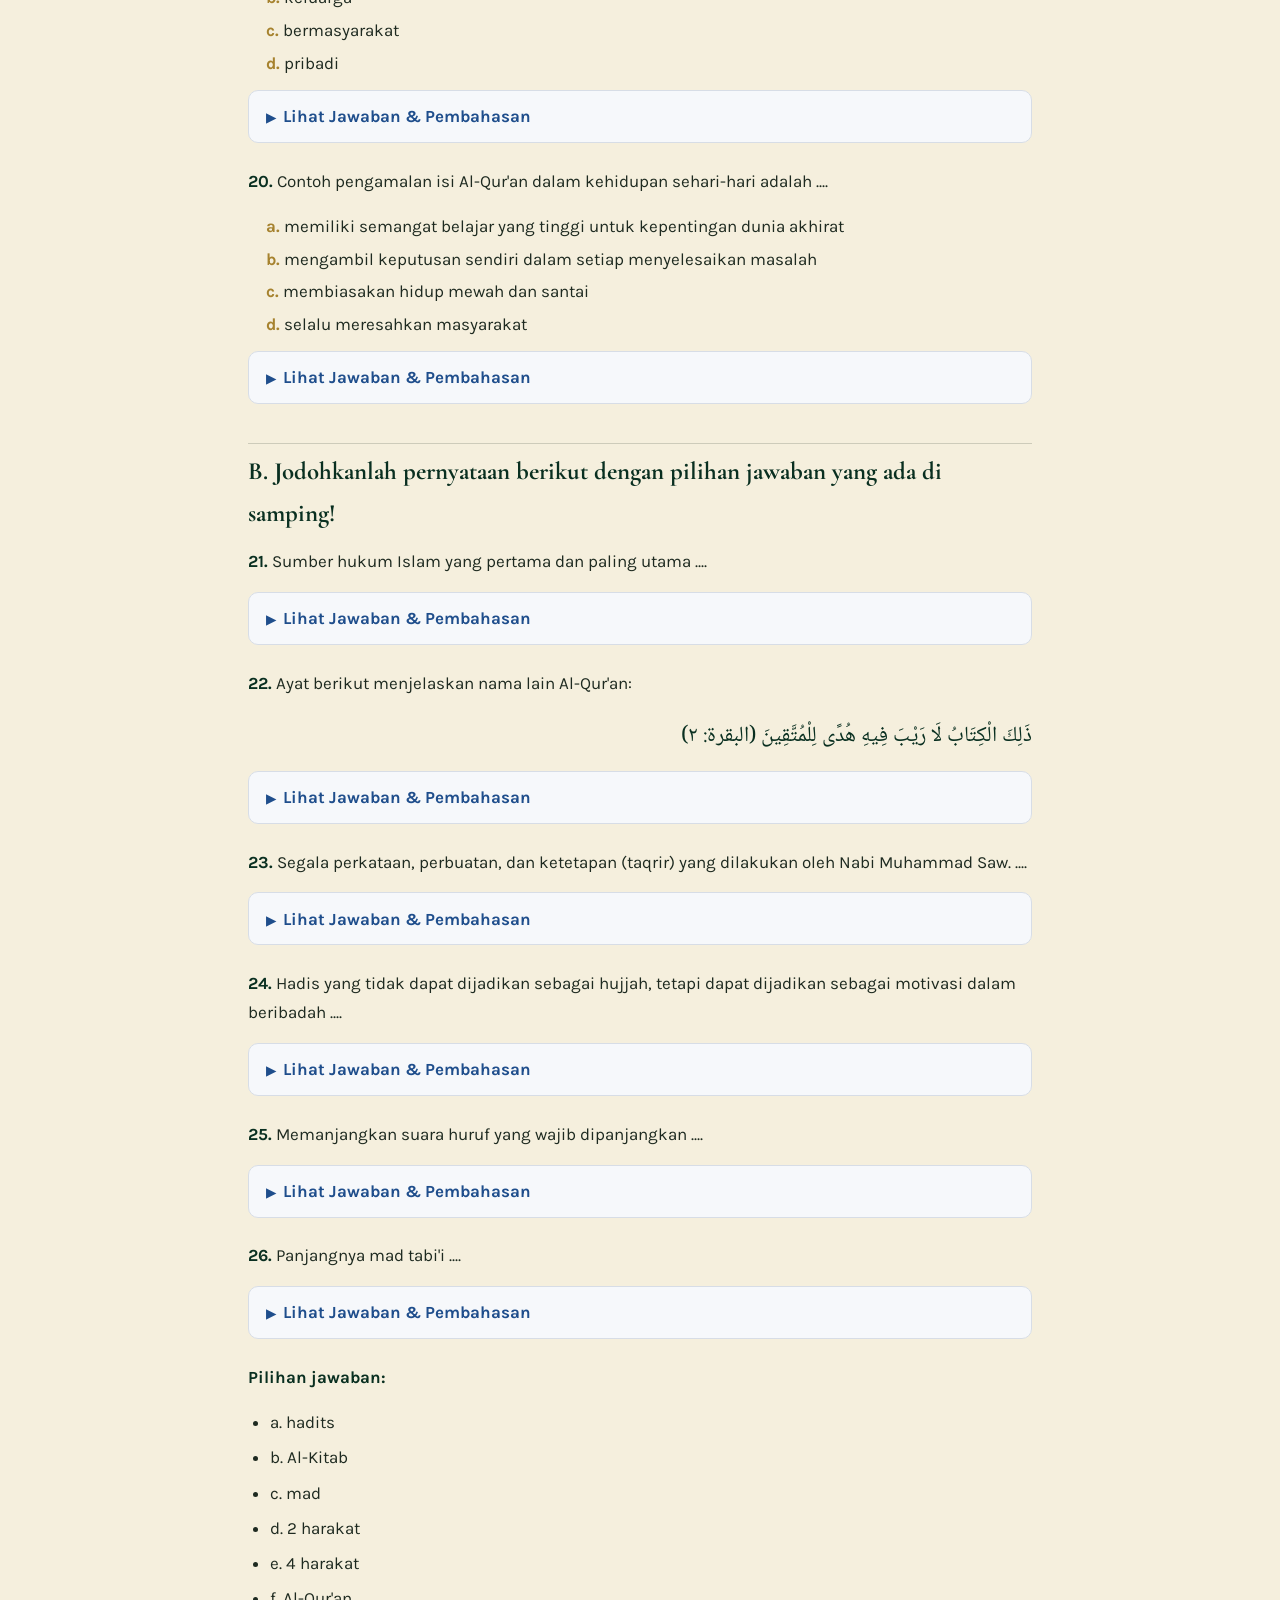
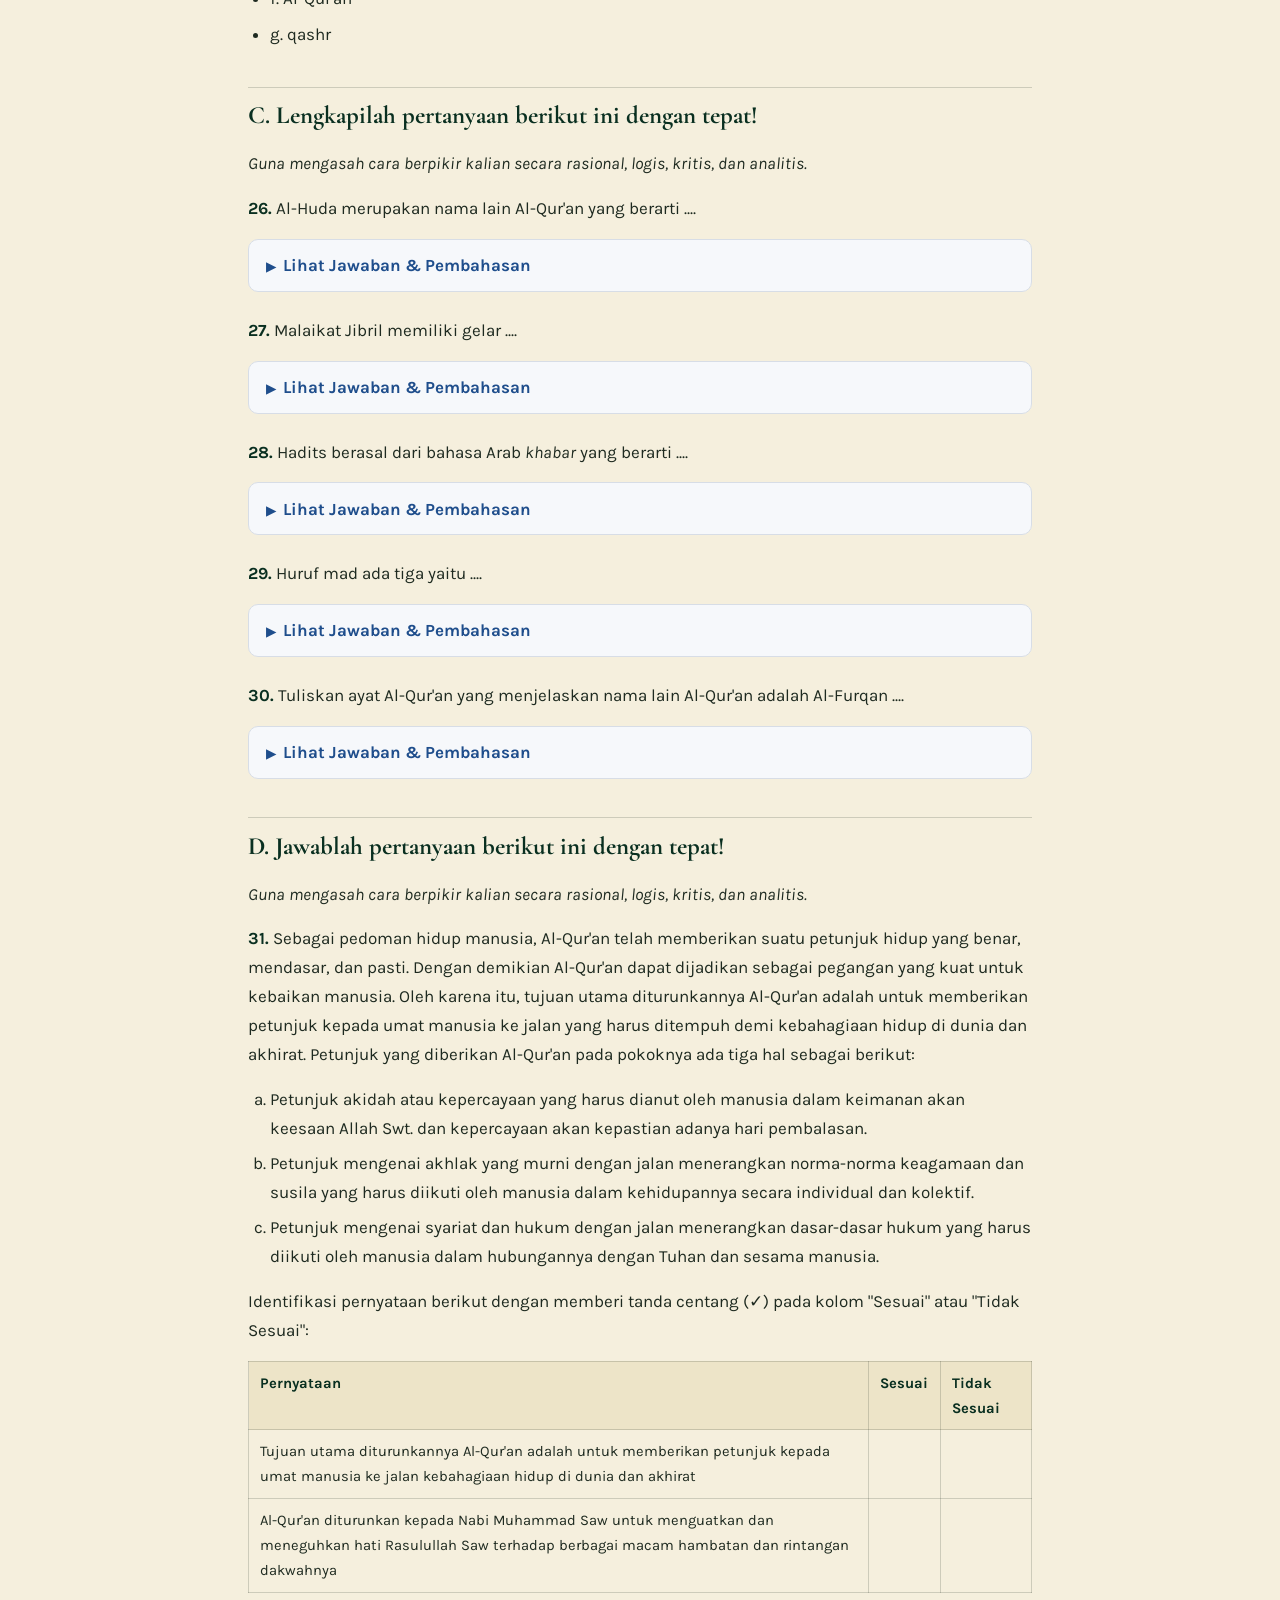
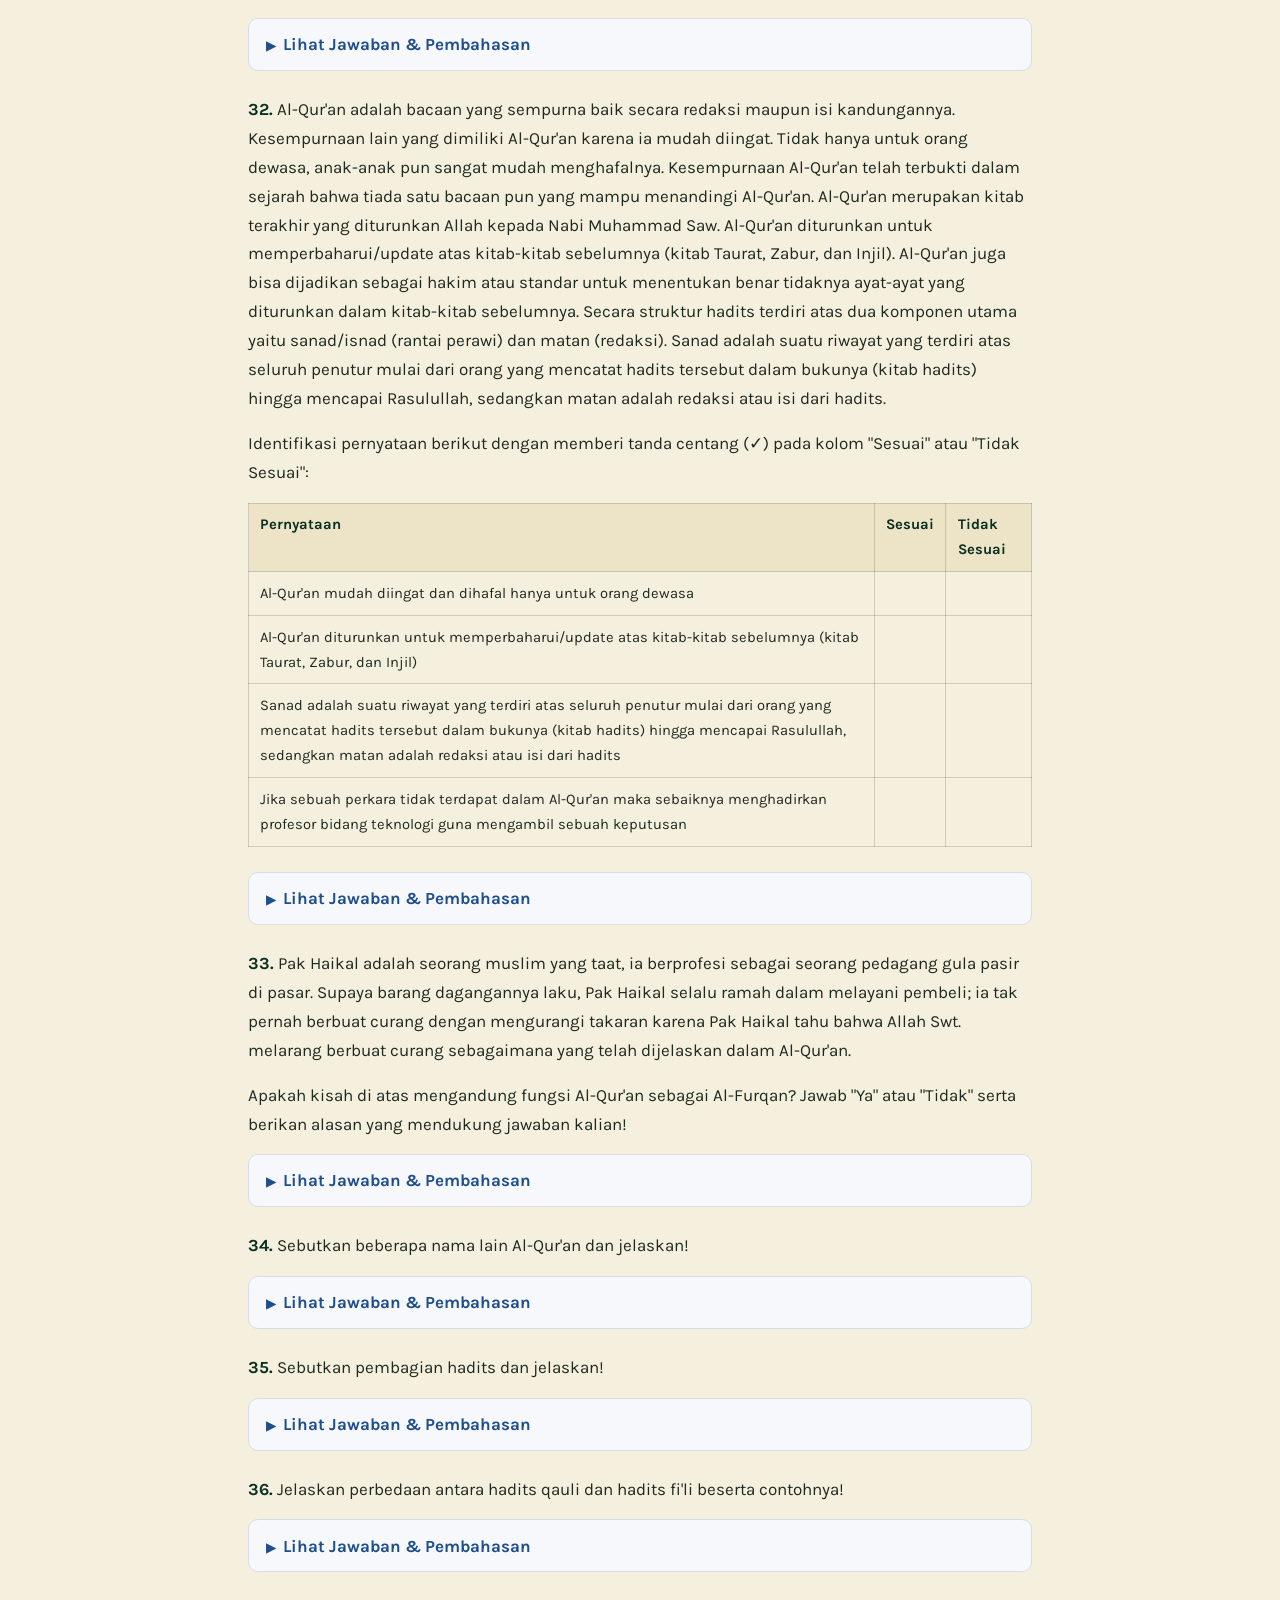
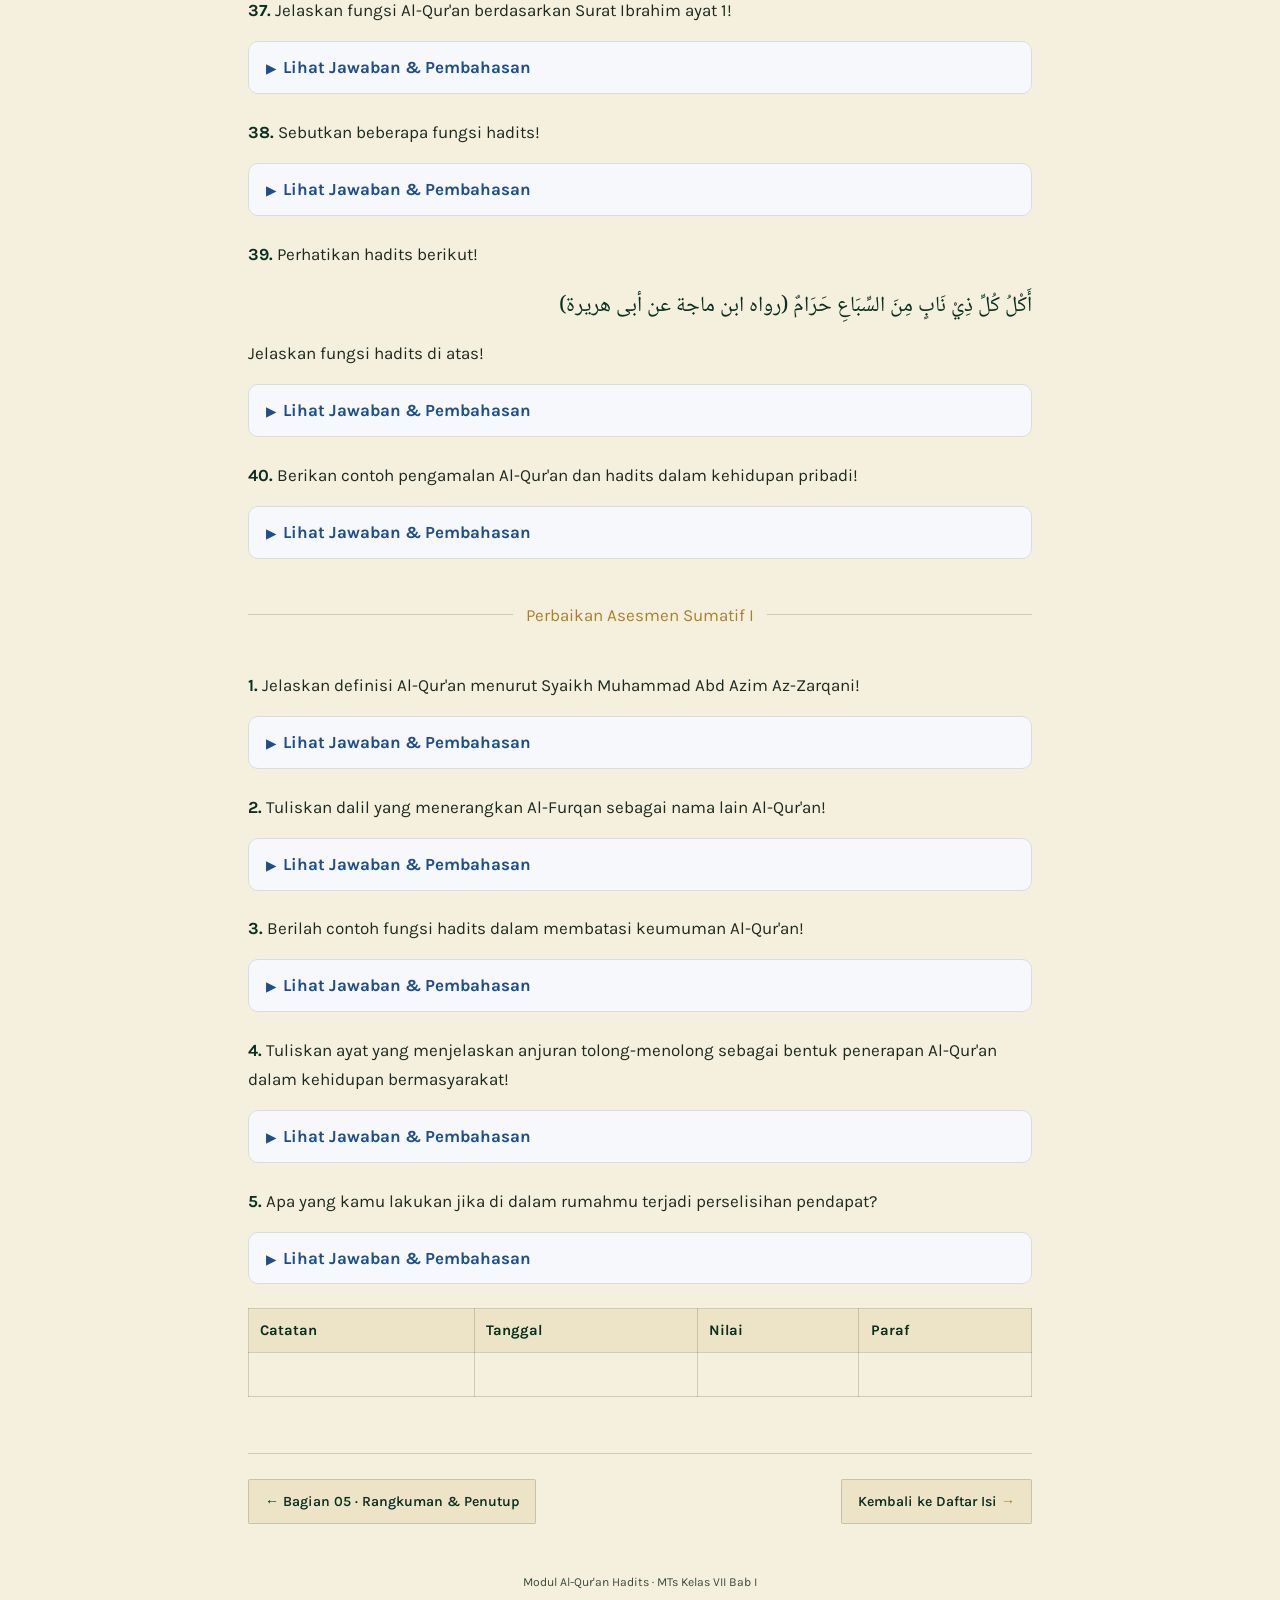
<file: 06-asesmen.html>
<!DOCTYPE html>
<html lang="id">
<head>
<meta charset="UTF-8">
<meta name="viewport" content="width=device-width, initial-scale=1.0">
<title>Asesmen Sumatif I — Modul Al-Qur'an Hadits Bab I</title>
<link rel="stylesheet" href="assets/style.css">
<style>
details.kunci{margin:0.7em 0 1.4em;border:1px solid #d7dde6;border-radius:10px;background:#f6f8fb;overflow:hidden}
details.kunci summary{cursor:pointer;padding:0.65em 1em;font-weight:700;color:#1f4e8c;list-style:none;user-select:none}
details.kunci summary::-webkit-details-marker{display:none}
details.kunci summary::before{content:"\25B6";display:inline-block;margin-right:0.5em;font-size:0.8em;transition:transform .15s ease}
details.kunci[open] summary::before{transform:rotate(90deg)}
details.kunci .kunci-isi{padding:0 1.1em 1em;border-top:1px solid #d7dde6}
details.kunci .kunci-isi p{margin:0.6em 0;line-height:1.5}
details.kunci .kunci-isi strong{color:#16324f}
details.kunci .arabic{direction:rtl;display:block;margin:0.4em 0;font-size:1.05em}
</style>
</head>
<body>
<div class="wrap">

  <nav class="progress">
    <a href="index.html">&larr; Daftar Isi</a>
    <div class="dots">
      <span class="dot"></span><span class="dot"></span><span class="dot"></span>
      <span class="dot"></span><span class="dot"></span><span class="dot active"></span>
    </div>
    <span>6 / 6</span>
  </nav>

  <span class="section-tag">Bagian 06</span>
  <h1 class="page-title">Asesmen Sumatif I</h1>

  <div class="ringkasan">
    <span class="label">Ringkasan Bagian Ini</span>
    <p>Bagian evaluasi bab ini terdiri atas empat jenis soal: 20 soal pilihan ganda (A), 6 soal menjodohkan (B), 5 soal isian singkat (C), dan 10 soal esai/analisis (D) yang menguji pemahaman tentang pengertian, nama lain, kedudukan, dan fungsi Al-Qur'an serta Hadits, termasuk penerapannya dalam kehidupan sehari-hari dan dasar hukum bacaan mad. Di bagian akhir terdapat lima soal Perbaikan Asesmen Sumatif I bagi siswa yang perlu mengulang materi, serta kolom catatan, tanggal, nilai, dan paraf guru.</p>
  </div>

  <article>
    <h2>A. Pilihlah jawaban yang tepat dengan memberi tanda silang!</h2>

    <div class="soal"><p><span class="no">1.</span> Arti kata <em>qur'anan</em> sebagai bentuk isim masdar yang memiliki arti ....</p>
      <ul class="pilihan"><li data-letter="a">yang membaca</li><li data-letter="b">bacaan</li><li data-letter="c">yang diajarkan</li><li data-letter="d">yang dihafal</li></ul><details class="kunci"><summary>Lihat Jawaban &amp; Pembahasan</summary><div class="kunci-isi"><p><strong>Jawaban:</strong> b. bacaan</p><p><strong>Pembahasan:</strong> Kata <em>qur'anan</em> berasal dari <em>qara'a &ndash; yaqra'u &ndash; qira'atan wa qur'anan</em>. Sebagai bentuk isim mashdar, <em>qur'anan</em> secara bahasa berarti "bacaan".</p></div></details></div>

    <div class="soal"><p><span class="no">2.</span> Apa implikasi dari kata Al-Qur'an sebagai "bacaan" atau "yang dibaca"?</p>
      <ul class="pilihan"><li data-letter="a">Al-Qur'an hanya dapat dibaca oleh orang-orang tertentu</li><li data-letter="b">Al-Qur'an harus dibaca dengan cara tertentu</li><li data-letter="c">Al-Qur'an merupakan sumber pengetahuan dan wahyu yang harus dibaca dan dipahami</li><li data-letter="d">Al-Qur'an hanya dapat dipahami oleh orang-orang yang memiliki pengetahuan tertentu</li></ul><details class="kunci"><summary>Lihat Jawaban &amp; Pembahasan</summary><div class="kunci-isi"><p><strong>Jawaban:</strong> c. Al-Qur'an merupakan sumber pengetahuan dan wahyu yang harus dibaca dan dipahami</p><p><strong>Pembahasan:</strong> Penamaan Al-Qur'an sebagai "bacaan" menegaskan bahwa ia adalah kitab wahyu yang harus dibaca, dipahami, dan diamalkan oleh seluruh umat manusia, bukan sekadar dihafal tanpa dipahami.</p></div></details></div>

    <div class="soal"><p><span class="no">3.</span> Perhatikan pernyataan berikut!</p>
      <ol><li>Diriwayatkan kepada kita secara berangsur-angsur</li><li>Melalui Malaikat Jibril</li><li>Kalamullah yang diturunkan kepada Nabi Muhammad Saw.</li><li>Semua perkataan dan perbuatan Nabi Muhammad Saw.</li></ol>
      <p>Dari pernyataan di atas yang merupakan pengertian Al-Qur'an secara istilah adalah ....</p>
      <ul class="pilihan"><li data-letter="a">1, 2, dan 4</li><li data-letter="b">1, 3, dan 4</li><li data-letter="c">3, 2, dan 1</li><li data-letter="d">2, 3, dan 4</li></ul><details class="kunci"><summary>Lihat Jawaban &amp; Pembahasan</summary><div class="kunci-isi"><p><strong>Jawaban:</strong> c. 3, 2, dan 1</p><p><strong>Pembahasan:</strong> Definisi Al-Qur'an secara istilah adalah kalamullah (pernyataan 3) yang diturunkan kepada Nabi Muhammad Saw melalui perantaraan Malaikat Jibril (pernyataan 2), dan diriwayatkan/disampaikan secara mutawatir atau berangsur-angsur (pernyataan 1). Pernyataan 4 adalah definisi Hadits, bukan Al-Qur'an, sehingga tidak termasuk.</p></div></details></div>

    <div class="soal"><p><span class="no">4.</span> Perhatikan ayat berikut: <em>nazzala bihi ar-ruuhul-amiin</em> (Q.S. Asy-Syu'ara: 193)</p>
      <p>Lafadh "ar-ruuhul-amiin" memiliki arti ....</p>
      <ul class="pilihan"><li data-letter="a">Malaikat Jibril</li><li data-letter="b">Malaikat Mikail</li><li data-letter="c">Malaikat Israfil</li><li data-letter="d">Malaikat Izrail</li></ul><details class="kunci"><summary>Lihat Jawaban &amp; Pembahasan</summary><div class="kunci-isi"><p><strong>Jawaban:</strong> a. Malaikat Jibril</p><p><strong>Pembahasan:</strong> "Ar-Ruhul Amin" (roh yang terpercaya) adalah salah satu gelar Malaikat Jibril karena beliau adalah malaikat yang dipercaya Allah untuk menyampaikan wahyu kepada para nabi, termasuk Al-Qur'an kepada Nabi Muhammad Saw.</p></div></details></div>

    <div class="soal"><p><span class="no">5.</span> Nama lain Al-Qur'an di antaranya adalah At-Tanzil. Makna kata At-Tanzil adalah ....</p>
      <ul class="pilihan"><li data-letter="a">petunjuk</li><li data-letter="b">peringatan</li><li data-letter="c">yang diturunkan</li><li data-letter="d">pembeda</li></ul><details class="kunci"><summary>Lihat Jawaban &amp; Pembahasan</summary><div class="kunci-isi"><p><strong>Jawaban:</strong> c. yang diturunkan</p><p><strong>Pembahasan:</strong> At-Tanzil berasal dari kata <em>nazzala</em> yang berarti menurunkan, sehingga At-Tanzil bermakna "yang diturunkan", merujuk pada Al-Qur'an yang diturunkan Allah Swt.</p></div></details></div>

    <div class="soal"><p><span class="no">6.</span> Bagaimana cara mengimplementasikan fungsi Al-Qur'an sebagai "Al-Furqan" dalam kehidupan sehari-hari?</p>
      <ul class="pilihan"><li data-letter="a">membaca Al-Qur'an setiap hari tanpa memahami maknanya</li><li data-letter="b">menggunakan Al-Qur'an sebagai dasar dalam mengambil keputusan</li><li data-letter="c">menghafal seluruh isi Al-Qur'an tanpa mengamalkannya</li><li data-letter="d">menggunakan Al-Qur'an sebagai hiasan rumah</li></ul><details class="kunci"><summary>Lihat Jawaban &amp; Pembahasan</summary><div class="kunci-isi"><p><strong>Jawaban:</strong> b. menggunakan Al-Qur'an sebagai dasar dalam mengambil keputusan</p><p><strong>Pembahasan:</strong> Al-Furqan berarti "pembeda" antara yang benar (haq) dan yang salah (batil). Pengamalannya dalam kehidupan sehari-hari adalah menjadikan Al-Qur'an sebagai pedoman/dasar dalam menimbang dan mengambil setiap keputusan.</p></div></details></div>

    <div class="soal"><p><span class="no">7.</span> Perhatikan ayat berikut:</p>
      <span class="arabic" dir="rtl">إِنَّا نَحْنُ نَزَّلْنَا الذِّكْرَ وَإِنَّا لَهُ لَحَافِظُونَ (الحجر: ٩)</span>
      <p>Arti nama lain Al-Qur'an yang ditunjukkan pada ayat tersebut adalah ....</p>
      <ul class="pilihan"><li data-letter="a">kumpulan tulisan</li><li data-letter="b">pembeda</li><li data-letter="c">yang diturunkan</li><li data-letter="d">peringatan</li></ul><details class="kunci"><summary>Lihat Jawaban &amp; Pembahasan</summary><div class="kunci-isi"><p><strong>Jawaban:</strong> d. peringatan</p><p><strong>Pembahasan:</strong> Q.S. Al-Hijr ayat 9 menyebut Al-Qur'an dengan nama "Adz-Dzikr", yang berarti peringatan atau pengingat, dan Allah menjamin akan menjaga kemurniannya.</p></div></details></div>

    <div class="soal"><p><span class="no">8.</span> Hadits merupakan dasar Islam yang kedua. Arti Hadits menurut bahasa adalah ....</p>
      <ul class="pilihan"><li data-letter="a">baik</li><li data-letter="b">baru</li><li data-letter="c">bagus</li><li data-letter="d">indah</li></ul><details class="kunci"><summary>Lihat Jawaban &amp; Pembahasan</summary><div class="kunci-isi"><p><strong>Jawaban:</strong> b. baru</p><p><strong>Pembahasan:</strong> Secara bahasa, kata Hadits (al-hadits) berarti "baru" (jadid), yang merupakan lawan kata dari "qadim" (lama/dahulu).</p></div></details></div>

    <div class="soal"><p><span class="no">9.</span> Terdapat beberapa unsur yang terkandung dalam definisi Hadis secara istilah, di antaranya adalah ....</p>
      <ul class="pilihan"><li data-letter="a">kalam, perkataan, dan taqrir Nabi Muhammad Saw.</li><li data-letter="b">perkataan, perbuatan, dan perjalanan Nabi Muhammad Saw.</li><li data-letter="c">perkataan, perbuatan, dan taqrir Nabi Muhammad Saw.</li><li data-letter="d">penjelasan, perbuatan, dan himmah Nabi Muhammad Saw.</li></ul><details class="kunci"><summary>Lihat Jawaban &amp; Pembahasan</summary><div class="kunci-isi"><p><strong>Jawaban:</strong> c. perkataan, perbuatan, dan taqrir Nabi Muhammad Saw.</p><p><strong>Pembahasan:</strong> Secara istilah, Hadits didefinisikan sebagai segala sesuatu yang disandarkan kepada Nabi Muhammad Saw, baik berupa perkataan (qauli), perbuatan (fi'li), maupun ketetapan/persetujuan diam beliau (taqriri).</p></div></details></div>

    <div class="soal"><p><span class="no">10.</span> Hadits yang berisi tentang perbuatan dan perilaku Nabi Muhammad Saw. dalam berbagai kesempatan disebut hadits ....</p>
      <ul class="pilihan"><li data-letter="a">qudsi</li><li data-letter="b">taqriri</li><li data-letter="c">qauli</li><li data-letter="d">fi'li</li></ul><details class="kunci"><summary>Lihat Jawaban &amp; Pembahasan</summary><div class="kunci-isi"><p><strong>Jawaban:</strong> d. fi'li</p><p><strong>Pembahasan:</strong> Hadits fi'li adalah hadits yang menggambarkan perbuatan atau tindakan/perilaku Nabi Muhammad Saw dalam berbagai kesempatan, misalnya tata cara beliau melaksanakan shalat atau haji.</p></div></details></div>

    <div class="soal"><p><span class="no">11.</span> Sikap diam Nabi Muhammad Saw. terhadap suatu hal serta tindakan sahabat dan orang di sekitarnya termasuk hadits ....</p>
      <ul class="pilihan"><li data-letter="a">taqriri</li><li data-letter="b">fi'li</li><li data-letter="c">qauli</li><li data-letter="d">qudsi</li></ul><details class="kunci"><summary>Lihat Jawaban &amp; Pembahasan</summary><div class="kunci-isi"><p><strong>Jawaban:</strong> a. taqriri</p><p><strong>Pembahasan:</strong> Hadits taqriri adalah hadits berupa ketetapan Nabi Muhammad Saw berupa sikap diam (tidak menegur/melarang) terhadap suatu perkataan atau perbuatan sahabat yang dilakukan di hadapan atau sepengetahuan beliau.</p></div></details></div>

    <div class="soal"><p><span class="no">12.</span> Perhatikan ayat berikut!</p>
      <span class="arabic" dir="rtl">شَهْرُ رَمَضَانَ الَّذِي أُنْزِلَ فِيهِ الْقُرْآنُ هُدًى لِلنَّاسِ وَبَيِّنَاتٍ مِنَ الْهُدَى وَالْفُرْقَانِ</span>
      <p>Berdasarkan penggalan ayat di atas, fungsi Al-Qur'an adalah ....</p>
      <ul class="pilihan"><li data-letter="a">sebagai rahmat bagi manusia</li><li data-letter="b">mengajarkan manusia dari apa yang belum diketahui</li><li data-letter="c">sebagai petunjuk, penjelas, dan pembeda</li><li data-letter="d">mengeluarkan manusia dari kegelapan</li></ul><details class="kunci"><summary>Lihat Jawaban &amp; Pembahasan</summary><div class="kunci-isi"><p><strong>Jawaban:</strong> c. sebagai petunjuk, penjelas, dan pembeda</p><p><strong>Pembahasan:</strong> Penggalan ayat tersebut (Q.S. Al-Baqarah: 185) menyebutkan bahwa Al-Qur'an diturunkan sebagai <em>huda</em> (petunjuk), <em>bayyinat</em> (penjelasan), dan <em>furqan</em> (pembeda antara yang benar dan salah).</p></div></details></div>

    <div class="soal"><p><span class="no">13.</span> Al-Qur'an memiliki fungsi mengeluarkan manusia dari kegelapan menuju kebenaran yang terang, dengan jalan mengambil pelajaran serta hikmah yang terkandung di dalam ayat-ayat Al-Qur'an. Hal tersebut sesuai dengan fungsi Al-Qur'an menurut surah ....</p>
      <ul class="pilihan"><li data-letter="a">Q.S. Ibrahim ayat 1</li><li data-letter="b">Q.S. Ibrahim ayat 11</li><li data-letter="c">Q.S. Al-Baqarah ayat 185</li><li data-letter="d">Q.S. Al-Baqarah ayat 1</li></ul><details class="kunci"><summary>Lihat Jawaban &amp; Pembahasan</summary><div class="kunci-isi"><p><strong>Jawaban:</strong> a. Q.S. Ibrahim ayat 1</p><p><strong>Pembahasan:</strong> Q.S. Ibrahim ayat 1 menjelaskan fungsi Al-Qur'an sebagai kitab yang diturunkan agar manusia dikeluarkan dari kegelapan (kebodohan/kekufuran) menuju cahaya (iman dan petunjuk) dengan izin Allah Swt.</p></div></details></div>

    <div class="soal"><p><span class="no">14.</span> Nabi Muhammad Saw memberikan penjelasan hukum tentang keharaman binatang buas. Ketetapan Nabi Muhammad Saw tersebut merupakan fungsi hadits ....</p>
      <ul class="pilihan"><li data-letter="a">membatasi keumuman Al-Qur'an</li><li data-letter="b">mengukuhkan hukum-hukum yang ada dalam Al-Qur'an</li><li data-letter="c">menetapkan hukum yang belum ada di Al-Qur'an</li><li data-letter="d">menafsirkan ayat-ayat Al-Qur'an yang bersifat mujmal (global)</li></ul><details class="kunci"><summary>Lihat Jawaban &amp; Pembahasan</summary><div class="kunci-isi"><p><strong>Jawaban:</strong> c. menetapkan hukum yang belum ada di Al-Qur'an</p><p><strong>Pembahasan:</strong> Larangan memakan daging binatang buas yang bertaring tidak disebutkan secara rinci/eksplisit dalam Al-Qur'an. Ketetapan hukum ini murni berasal dari Hadits Nabi Muhammad Saw, sehingga termasuk fungsi hadits sebagai <em>bayan tasyri'</em> (menetapkan hukum baru).</p></div></details></div>

    <div class="soal"><p><span class="no">15.</span> Perhatikan Hadits berikut!</p>
      <span class="arabic" dir="rtl">قَالَ أَخْبِرْنِيْ مَا فَرَضَ اللهُ عَلَيَّ مِنَ الصِّيَامِ فَقَالَ صَلَّى اللهُ عَلَيْهِ وَسَلَّمَ شَهْرُ رَمَضَانَ إِلاَّ أَنْ تَطَوَّعَ شَيْئًا (رواه البخاري)</span>
      <p>Hadits di atas menunjukkan fungsi hadits ....</p>
      <ul class="pilihan"><li data-letter="a">mengukuhkan hukum-hukum yang ada dalam Al-Qur'an</li><li data-letter="b">menafsirkan ayat-ayat Al-Qur'an yang bersifat mujmal (global)</li><li data-letter="c">menetapkan hukum yang belum ada di Al-Qur'an</li><li data-letter="d">membatasi keumuman Al-Qur'an</li></ul><details class="kunci"><summary>Lihat Jawaban &amp; Pembahasan</summary><div class="kunci-isi"><p><strong>Jawaban:</strong> a. mengukuhkan hukum-hukum yang ada dalam Al-Qur'an</p><p><strong>Pembahasan:</strong> Kewajiban puasa Ramadhan sudah ditetapkan dalam Al-Qur'an (Q.S. Al-Baqarah: 183). Hadits di atas menegaskan kembali bahwa kewajiban puasa yang difardhukan Allah hanyalah puasa Ramadhan, selebihnya adalah puasa sunnah &ndash; sehingga hadits ini berfungsi mengukuhkan/menguatkan hukum yang telah ada dalam Al-Qur'an.</p></div></details></div>

    <div class="soal"><p><span class="no">16.</span> Hadits merupakan sumber hukum Islam yang kedua. Salah satu fungsinya adalah menafsirkan atau merinci ayat Al-Qur'an yang bersifat mujmal. Contoh hadits yang sesuai dengan fungsi tersebut adalah ....</p>
      <p class="arabic" dir="rtl">أ. صَلُّوا كَمَا رَأَيْتُمُوْنِيْ أُصَلِّي ... (رواه البخاري عن مالك)</p>
      <p class="arabic" dir="rtl">ب. أَكْلُ كُلِّ ذِيْ نَابٍ مِنَ السِّبَاعِ حَرَامٌ (رواه ابن ماجة عن أبى هريرة)</p>
      <p class="arabic" dir="rtl">ج. اَلْجُمُعَةُ حَقٌّ وَاجِبٌ عَلَى كُلِّ مُسْلِمٍ فِي جَمَاعَةٍ إِلاَّ أَرْبَعَةٍ ... (رواه ابوداود عن طارق بن شهاب)</p>
      <p class="arabic" dir="rtl">د. إِتَّقِ اللهَ حَيْثُمَا كُنْتَ وَأَتْبِعِ السَّيِّئَةَ الْحَسَنَةَ تَمْحُوْهَا .... (رواه الترمذى عن أبى ذر)</p><details class="kunci"><summary>Lihat Jawaban &amp; Pembahasan</summary><div class="kunci-isi"><p><strong>Jawaban:</strong> a. صَلُّوا كَمَا رَأَيْتُمُونِي أُصَلِّي (shalatlah kalian sebagaimana kalian melihatku shalat)</p><p><strong>Pembahasan:</strong> Al-Qur'an hanya memerintahkan shalat secara global/umum (mujmal) tanpa menjelaskan tata caranya secara rinci. Hadits inilah yang merinci dan menjelaskan tata cara pelaksanaan shalat, sehingga berfungsi sebagai <em>bayan tafsir</em> (menafsirkan ayat yang mujmal).</p></div></details></div>

    <div class="soal"><p><span class="no">17.</span> Sebagai seorang pelajar muslim hendaknya memiliki semangat keimanan yang tinggi untuk kepentingan dunia dan akhirat. Hal ini sesuai dengan penerapan Al-Qur'an dalam ....</p>
      <ul class="pilihan"><li data-letter="a">kehidupan masyarakat</li><li data-letter="b">berbangsa dan bernegara</li><li data-letter="c">pribadi</li><li data-letter="d">keluarga</li></ul><details class="kunci"><summary>Lihat Jawaban &amp; Pembahasan</summary><div class="kunci-isi"><p><strong>Jawaban:</strong> c. pribadi</p><p><strong>Pembahasan:</strong> Semangat keimanan yang tinggi untuk kepentingan diri sendiri, baik dunia maupun akhirat, merupakan bentuk penerapan Al-Qur'an dan Hadits dalam kehidupan pribadi seorang pelajar muslim.</p></div></details></div>

    <div class="soal"><p><span class="no">18.</span> Bu Andin adalah seorang ibu dan istri yang selalu bertanggung jawab dalam rumah tangga, mendidik anak-anaknya sesuai dengan ajaran agama Islam. Hal ini berarti Bu Andin telah memfungsikan Al-Qur'an dan Hadits dalam ....</p>
      <ul class="pilihan"><li data-letter="a">kehidupan berbangsa dan bernegara</li><li data-letter="b">kehidupan bermasyarakat</li><li data-letter="c">kehidupan keluarga atau rumah tangga</li><li data-letter="d">kehidupan pribadi</li></ul><details class="kunci"><summary>Lihat Jawaban &amp; Pembahasan</summary><div class="kunci-isi"><p><strong>Jawaban:</strong> c. kehidupan keluarga atau rumah tangga</p><p><strong>Pembahasan:</strong> Tanggung jawab Bu Andin sebagai istri dan ibu dalam mendidik anak-anaknya sesuai ajaran Islam merupakan penerapan Al-Qur'an dan Hadits dalam lingkup keluarga/rumah tangga.</p></div></details></div>

    <div class="soal"><p><span class="no">19.</span> Bapak Imran adalah ketua RW di kampungnya. Ia memiliki sikap toleransi dan suka menolong; dalam pengambilan keputusan ia selalu membiasakan bermusyawarah dengan warganya. Sikap Bapak Imran merupakan penerapan Al-Qur'an dan Hadits dalam kehidupan ....</p>
      <ul class="pilihan"><li data-letter="a">berbangsa dan bernegara</li><li data-letter="b">keluarga</li><li data-letter="c">bermasyarakat</li><li data-letter="d">pribadi</li></ul><details class="kunci"><summary>Lihat Jawaban &amp; Pembahasan</summary><div class="kunci-isi"><p><strong>Jawaban:</strong> c. bermasyarakat</p><p><strong>Pembahasan:</strong> Sikap toleran, suka menolong, dan bermusyawarah dalam mengambil keputusan sebagai ketua RW menunjukkan penerapan Al-Qur'an dan Hadits dalam kehidupan bermasyarakat.</p></div></details></div>

    <div class="soal"><p><span class="no">20.</span> Contoh pengamalan isi Al-Qur'an dalam kehidupan sehari-hari adalah ....</p>
      <ul class="pilihan"><li data-letter="a">memiliki semangat belajar yang tinggi untuk kepentingan dunia akhirat</li><li data-letter="b">mengambil keputusan sendiri dalam setiap menyelesaikan masalah</li><li data-letter="c">membiasakan hidup mewah dan santai</li><li data-letter="d">selalu meresahkan masyarakat</li></ul><details class="kunci"><summary>Lihat Jawaban &amp; Pembahasan</summary><div class="kunci-isi"><p><strong>Jawaban:</strong> a. memiliki semangat belajar yang tinggi untuk kepentingan dunia akhirat</p><p><strong>Pembahasan:</strong> Semangat menuntut ilmu untuk bekal dunia dan akhirat adalah salah satu bentuk pengamalan nyata isi Al-Qur'an dalam kehidupan sehari-hari, sedangkan pilihan lain (mengambil keputusan sendiri, hidup mewah, meresahkan masyarakat) bertentangan dengan ajaran Al-Qur'an.</p></div></details></div>

    <h2>B. Jodohkanlah pernyataan berikut dengan pilihan jawaban yang ada di samping!</h2>
    <div class="soal"><p><span class="no">21.</span> Sumber hukum Islam yang pertama dan paling utama ....</p><details class="kunci"><summary>Lihat Jawaban &amp; Pembahasan</summary><div class="kunci-isi"><p><strong>Jawaban:</strong> f. Al-Qur'an</p><p><strong>Pembahasan:</strong> Al-Qur'an adalah sumber hukum Islam yang pertama dan paling utama, yang menjadi rujukan bagi seluruh sumber hukum Islam lainnya.</p></div></details></div>
    <div class="soal"><p><span class="no">22.</span> Ayat berikut menjelaskan nama lain Al-Qur'an:</p>
      <span class="arabic" dir="rtl">ذَلِكَ الْكِتَابُ لَا رَيْبَ فِيهِ هُدًى لِلْمُتَّقِينَ (البقرة: ٢)</span><details class="kunci"><summary>Lihat Jawaban &amp; Pembahasan</summary><div class="kunci-isi"><p><strong>Jawaban:</strong> b. Al-Kitab</p><p><strong>Pembahasan:</strong> Ayat "dzālika al-kitābu lā raiba fīhi" (Q.S. Al-Baqarah: 2) menyebut Al-Qur'an dengan nama "Al-Kitab", salah satu nama lain Al-Qur'an yang berarti "tulisan".</p></div></details></div>
    <div class="soal"><p><span class="no">23.</span> Segala perkataan, perbuatan, dan ketetapan (taqrir) yang dilakukan oleh Nabi Muhammad Saw. ....</p><details class="kunci"><summary>Lihat Jawaban &amp; Pembahasan</summary><div class="kunci-isi"><p><strong>Jawaban:</strong> a. hadits</p><p><strong>Pembahasan:</strong> Pernyataan ini merupakan definisi Hadits secara istilah, yaitu segala perkataan, perbuatan, dan ketetapan (taqrir) Nabi Muhammad Saw.</p></div></details></div>
    <div class="soal"><p><span class="no">24.</span> Hadis yang tidak dapat dijadikan sebagai hujjah, tetapi dapat dijadikan sebagai motivasi dalam beribadah ....</p><details class="kunci"><summary>Lihat Jawaban &amp; Pembahasan</summary><div class="kunci-isi"><p><strong>Jawaban:</strong> <em>Catatan koreksi:</em> pernyataan ini menggambarkan <strong>Hadits Dha'if</strong></p><p><strong>Pembahasan:</strong> Hadits dha'if (lemah) tidak dapat dijadikan hujjah/dasar penetapan hukum, namun oleh mayoritas ulama masih dapat digunakan sebagai motivasi dalam fadhailul a'mal (keutamaan amal) dengan syarat tertentu. Perlu dicatat bahwa istilah "hadits dha'if" tidak tersedia secara eksplisit pada daftar pilihan jawaban a&ndash;g pada soal ini; disarankan guru menambahkan opsi tersebut pada kunci pilihan jawaban B agar sesuai dengan materi yang diujikan.</p></div></details></div>
    <div class="soal"><p><span class="no">25.</span> Memanjangkan suara huruf yang wajib dipanjangkan ....</p><details class="kunci"><summary>Lihat Jawaban &amp; Pembahasan</summary><div class="kunci-isi"><p><strong>Jawaban:</strong> c. mad</p><p><strong>Pembahasan:</strong> "Mad" secara bahasa berarti memanjangkan, yaitu memanjangkan suara pada huruf-huruf yang wajib dipanjangkan bacaannya sesuai kaidah tajwid.</p></div></details></div>
    <div class="soal"><p><span class="no">26.</span> Panjangnya mad tabi'i ....</p><details class="kunci"><summary>Lihat Jawaban &amp; Pembahasan</summary><div class="kunci-isi"><p><strong>Jawaban:</strong> d. 2 harakat</p><p><strong>Pembahasan:</strong> Panjang bacaan mad thabi'i (mad asli) adalah 2 harakat, setara dengan panjang satu alif.</p></div></details></div>

    <p><strong>Pilihan jawaban:</strong></p>
    <ul>
      <li>a. hadits</li>
      <li>b. Al-Kitab</li>
      <li>c. mad</li>
      <li>d. 2 harakat</li>
      <li>e. 4 harakat</li>
      <li>f. Al-Qur'an</li>
      <li>g. qashr</li>
    </ul>

    <h2>C. Lengkapilah pertanyaan berikut ini dengan tepat!</h2>
    <p><em>Guna mengasah cara berpikir kalian secara rasional, logis, kritis, dan analitis.</em></p>
    <div class="soal"><p><span class="no">26.</span> Al-Huda merupakan nama lain Al-Qur'an yang berarti ....</p><details class="kunci"><summary>Lihat Jawaban &amp; Pembahasan</summary><div class="kunci-isi"><p><strong>Jawaban:</strong> Petunjuk</p><p><strong>Pembahasan:</strong> Al-Huda adalah salah satu nama lain Al-Qur'an yang berarti "petunjuk", karena Al-Qur'an menjadi pedoman dan penunjuk jalan kebenaran bagi manusia.</p></div></details></div>
    <div class="soal"><p><span class="no">27.</span> Malaikat Jibril memiliki gelar ....</p><details class="kunci"><summary>Lihat Jawaban &amp; Pembahasan</summary><div class="kunci-isi"><p><strong>Jawaban:</strong> Ar-Ruhul Amin (ruh yang terpercaya)</p><p><strong>Pembahasan:</strong> Malaikat Jibril mendapat gelar Ar-Ruhul Amin karena beliau adalah malaikat yang paling dipercaya Allah Swt untuk menyampaikan wahyu kepada para nabi dan rasul.</p></div></details></div>
    <div class="soal"><p><span class="no">28.</span> Hadits berasal dari bahasa Arab <em>khabar</em> yang berarti ....</p><details class="kunci"><summary>Lihat Jawaban &amp; Pembahasan</summary><div class="kunci-isi"><p><strong>Jawaban:</strong> Berita atau warta</p><p><strong>Pembahasan:</strong> Kata <em>khabar</em> dalam bahasa Arab berarti "berita"; dari sinilah Hadits juga disebut sebagai berita/warta tentang segala sesuatu yang disandarkan kepada Nabi Muhammad Saw.</p></div></details></div>
    <div class="soal"><p><span class="no">29.</span> Huruf mad ada tiga yaitu ....</p><details class="kunci"><summary>Lihat Jawaban &amp; Pembahasan</summary><div class="kunci-isi"><p><strong>Jawaban:</strong> Alif, wau, dan ya (dikenal dengan singkatan huruf mad: واي alif, wau, ya)</p><p><strong>Pembahasan:</strong> Huruf mad ada tiga, yaitu alif sukun yang huruf sebelumnya berharakat fathah, wau sukun yang huruf sebelumnya berharakat dhammah, dan ya sukun yang huruf sebelumnya berharakat kasrah.</p></div></details></div>
    <div class="soal"><p><span class="no">30.</span> Tuliskan ayat Al-Qur'an yang menjelaskan nama lain Al-Qur'an adalah Al-Furqan ....</p><details class="kunci"><summary>Lihat Jawaban &amp; Pembahasan</summary><div class="kunci-isi"><p><strong>Jawaban:</strong> Q.S. Al-Furqan ayat 1 (dapat juga disebut Q.S. Al-Baqarah ayat 185)</p><p><strong>Pembahasan:</strong> Q.S. Al-Furqan ayat 1 menyebutkan bahwa Allah Swt menurunkan Al-Furqan (Al-Qur'an) kepada hamba-Nya (Nabi Muhammad Saw) agar menjadi pemberi peringatan bagi seluruh alam. Nama Al-Furqan juga disebut dalam Q.S. Al-Baqarah ayat 185.</p></div></details></div>

    <h2>D. Jawablah pertanyaan berikut ini dengan tepat!</h2>
    <p><em>Guna mengasah cara berpikir kalian secara rasional, logis, kritis, dan analitis.</em></p>

    <div class="soal"><p><span class="no">31.</span> Sebagai pedoman hidup manusia, Al-Qur'an telah memberikan suatu petunjuk hidup yang benar, mendasar, dan pasti. Dengan demikian Al-Qur'an dapat dijadikan sebagai pegangan yang kuat untuk kebaikan manusia. Oleh karena itu, tujuan utama diturunkannya Al-Qur'an adalah untuk memberikan petunjuk kepada umat manusia ke jalan yang harus ditempuh demi kebahagiaan hidup di dunia dan akhirat. Petunjuk yang diberikan Al-Qur'an pada pokoknya ada tiga hal sebagai berikut:</p>
      <ol type="a">
        <li>Petunjuk akidah atau kepercayaan yang harus dianut oleh manusia dalam keimanan akan keesaan Allah Swt. dan kepercayaan akan kepastian adanya hari pembalasan.</li>
        <li>Petunjuk mengenai akhlak yang murni dengan jalan menerangkan norma-norma keagamaan dan susila yang harus diikuti oleh manusia dalam kehidupannya secara individual dan kolektif.</li>
        <li>Petunjuk mengenai syariat dan hukum dengan jalan menerangkan dasar-dasar hukum yang harus diikuti oleh manusia dalam hubungannya dengan Tuhan dan sesama manusia.</li>
      </ol>
      <p>Identifikasi pernyataan berikut dengan memberi tanda centang (&check;) pada kolom "Sesuai" atau "Tidak Sesuai":</p>
      <table>
        <thead><tr><th>Pernyataan</th><th>Sesuai</th><th>Tidak Sesuai</th></tr></thead>
        <tbody>
          <tr><td>Tujuan utama diturunkannya Al-Qur'an adalah untuk memberikan petunjuk kepada umat manusia ke jalan kebahagiaan hidup di dunia dan akhirat</td><td>&nbsp;</td><td>&nbsp;</td></tr>
          <tr><td>Al-Qur'an diturunkan kepada Nabi Muhammad Saw untuk menguatkan dan meneguhkan hati Rasulullah Saw terhadap berbagai macam hambatan dan rintangan dakwahnya</td><td>&nbsp;</td><td>&nbsp;</td></tr>
        </tbody>
      </table>
    <details class="kunci"><summary>Lihat Jawaban &amp; Pembahasan</summary><div class="kunci-isi"><p><strong>Jawaban:</strong> Pernyataan 1 = <strong>Sesuai</strong>; Pernyataan 2 = <strong>Tidak Sesuai</strong></p><p><strong>Pembahasan:</strong> Pernyataan 1 sesuai dengan kalimat pembuka narasi bahwa tujuan utama diturunkannya Al-Qur'an adalah memberi petunjuk manusia menuju kebahagiaan dunia dan akhirat. Pernyataan 2, meskipun secara umum benar sebagai salah satu hikmah turunnya Al-Qur'an secara berangsur-angsur, tidak termasuk dalam tiga petunjuk pokok (akidah, akhlak, syariat/hukum) yang dijelaskan pada narasi soal, sehingga dinilai tidak sesuai dengan konteks bacaan tersebut.</p></div></details></div>

    <div class="soal"><p><span class="no">32.</span> Al-Qur'an adalah bacaan yang sempurna baik secara redaksi maupun isi kandungannya. Kesempurnaan lain yang dimiliki Al-Qur'an karena ia mudah diingat. Tidak hanya untuk orang dewasa, anak-anak pun sangat mudah menghafalnya. Kesempurnaan Al-Qur'an telah terbukti dalam sejarah bahwa tiada satu bacaan pun yang mampu menandingi Al-Qur'an. Al-Qur'an merupakan kitab terakhir yang diturunkan Allah kepada Nabi Muhammad Saw. Al-Qur'an diturunkan untuk memperbaharui/update atas kitab-kitab sebelumnya (kitab Taurat, Zabur, dan Injil). Al-Qur'an juga bisa dijadikan sebagai hakim atau standar untuk menentukan benar tidaknya ayat-ayat yang diturunkan dalam kitab-kitab sebelumnya. Secara struktur hadits terdiri atas dua komponen utama yaitu sanad/isnad (rantai perawi) dan matan (redaksi). Sanad adalah suatu riwayat yang terdiri atas seluruh penutur mulai dari orang yang mencatat hadits tersebut dalam bukunya (kitab hadits) hingga mencapai Rasulullah, sedangkan matan adalah redaksi atau isi dari hadits.</p>
      <p>Identifikasi pernyataan berikut dengan memberi tanda centang (&check;) pada kolom "Sesuai" atau "Tidak Sesuai":</p>
      <table>
        <thead><tr><th>Pernyataan</th><th>Sesuai</th><th>Tidak Sesuai</th></tr></thead>
        <tbody>
          <tr><td>Al-Qur'an mudah diingat dan dihafal hanya untuk orang dewasa</td><td>&nbsp;</td><td>&nbsp;</td></tr>
          <tr><td>Al-Qur'an diturunkan untuk memperbaharui/update atas kitab-kitab sebelumnya (kitab Taurat, Zabur, dan Injil)</td><td>&nbsp;</td><td>&nbsp;</td></tr>
          <tr><td>Sanad adalah suatu riwayat yang terdiri atas seluruh penutur mulai dari orang yang mencatat hadits tersebut dalam bukunya (kitab hadits) hingga mencapai Rasulullah, sedangkan matan adalah redaksi atau isi dari hadits</td><td>&nbsp;</td><td>&nbsp;</td></tr>
          <tr><td>Jika sebuah perkara tidak terdapat dalam Al-Qur'an maka sebaiknya menghadirkan profesor bidang teknologi guna mengambil sebuah keputusan</td><td>&nbsp;</td><td>&nbsp;</td></tr>
        </tbody>
      </table>
    <details class="kunci"><summary>Lihat Jawaban &amp; Pembahasan</summary><div class="kunci-isi"><p><strong>Jawaban:</strong> Pernyataan 1 = <strong>Tidak Sesuai</strong>; Pernyataan 2 = <strong>Sesuai</strong>; Pernyataan 3 = <strong>Sesuai</strong>; Pernyataan 4 = <strong>Tidak Sesuai</strong></p><p><strong>Pembahasan:</strong> Pernyataan 1 tidak sesuai karena teks menyebutkan Al-Qur'an mudah dihafal bukan hanya oleh orang dewasa, tetapi juga anak-anak. Pernyataan 2 sesuai dengan isi bacaan. Pernyataan 3 sesuai karena persis menjelaskan definisi sanad dan matan sebagaimana pada teks. Pernyataan 4 tidak sesuai karena tidak disebutkan dalam bacaan; jika suatu perkara tidak diatur dalam Al-Qur'an, rujukan berikutnya adalah Hadits/Sunnah Nabi Muhammad Saw, bukan pendapat profesor teknologi.</p></div></details></div>

    <div class="soal"><p><span class="no">33.</span> Pak Haikal adalah seorang muslim yang taat, ia berprofesi sebagai seorang pedagang gula pasir di pasar. Supaya barang dagangannya laku, Pak Haikal selalu ramah dalam melayani pembeli; ia tak pernah berbuat curang dengan mengurangi takaran karena Pak Haikal tahu bahwa Allah Swt. melarang berbuat curang sebagaimana yang telah dijelaskan dalam Al-Qur'an.</p>
      <p>Apakah kisah di atas mengandung fungsi Al-Qur'an sebagai Al-Furqan? Jawab "Ya" atau "Tidak" serta berikan alasan yang mendukung jawaban kalian!</p><details class="kunci"><summary>Lihat Jawaban &amp; Pembahasan</summary><div class="kunci-isi"><p><strong>Jawaban:</strong> Ya</p><p><strong>Pembahasan:</strong> Kisah Pak Haikal mengandung fungsi Al-Qur'an sebagai Al-Furqan (pembeda), karena ia mampu membedakan perbuatan yang benar (jujur dan ramah dalam berdagang) dengan perbuatan yang salah (curang mengurangi takaran), lalu memilih untuk tidak berbuat curang karena mengetahui bahwa larangan tersebut telah dijelaskan dalam Al-Qur'an.</p></div></details></div>

    <div class="soal"><p><span class="no">34.</span> Sebutkan beberapa nama lain Al-Qur'an dan jelaskan!</p><details class="kunci"><summary>Lihat Jawaban &amp; Pembahasan</summary><div class="kunci-isi"><p><strong>Jawaban:</strong> Beberapa nama lain Al-Qur'an, di antaranya: Al-Kitab (tulisan), Al-Furqan (pembeda benar dan salah), Adz-Dzikr (peringatan), At-Tanzil (yang diturunkan), dan Al-Huda (petunjuk)</p><p><strong>Pembahasan:</strong> Al-Kitab menegaskan Al-Qur'an sebagai kitab yang tertulis; Al-Furqan menegaskan fungsinya membedakan yang haq dan batil; Adz-Dzikr menegaskan fungsinya sebagai peringatan yang dijaga kemurniannya oleh Allah; At-Tanzil menegaskan bahwa ia diturunkan secara bertahap; dan Al-Huda menegaskan fungsinya sebagai penunjuk jalan kebenaran.</p></div></details></div>
    <div class="soal"><p><span class="no">35.</span> Sebutkan pembagian hadits dan jelaskan!</p><details class="kunci"><summary>Lihat Jawaban &amp; Pembahasan</summary><div class="kunci-isi"><p><strong>Jawaban:</strong> Pembagian hadits antara lain: berdasarkan sumbernya terbagi menjadi hadits qauli, fi'li, dan taqriri; berdasarkan kualitasnya terbagi menjadi hadits shahih, hasan, dan dha'if</p><p><strong>Pembahasan:</strong> Hadits qauli adalah perkataan Nabi, hadits fi'li adalah perbuatan Nabi, dan hadits taqriri adalah ketetapan/persetujuan diam Nabi. Adapun berdasarkan kualitas sanad dan matannya, hadits shahih memenuhi seluruh syarat keshahihan, hadits hasan memenuhi syarat namun kualitas perawinya sedikit di bawah shahih, dan hadits dha'if adalah hadits yang lemah karena tidak memenuhi salah satu syarat keshahihan hadits.</p></div></details></div>
    <div class="soal"><p><span class="no">36.</span> Jelaskan perbedaan antara hadits qauli dan hadits fi'li beserta contohnya!</p><details class="kunci"><summary>Lihat Jawaban &amp; Pembahasan</summary><div class="kunci-isi"><p><strong>Jawaban:</strong> Hadits qauli adalah hadits berupa perkataan/ucapan Nabi Muhammad Saw, contohnya sabda beliau tentang amal yang bergantung pada niat. Hadits fi'li adalah hadits berupa perbuatan Nabi Muhammad Saw, contohnya tata cara beliau melaksanakan shalat yang kemudian dicontoh dan diriwayatkan oleh para sahabat</p><p><strong>Pembahasan:</strong> Perbedaan mendasarnya terletak pada bentuk penyampaiannya: hadits qauli disampaikan melalui lisan/ucapan Nabi, sedangkan hadits fi'li disampaikan melalui tindakan/perbuatan yang disaksikan langsung oleh para sahabat.</p></div></details></div>
    <div class="soal"><p><span class="no">37.</span> Jelaskan fungsi Al-Qur'an berdasarkan Surat Ibrahim ayat 1!</p><details class="kunci"><summary>Lihat Jawaban &amp; Pembahasan</summary><div class="kunci-isi"><p><strong>Jawaban:</strong> Q.S. Ibrahim ayat 1 menjelaskan bahwa Al-Qur'an diturunkan Allah Swt kepada Nabi Muhammad Saw agar beliau mengeluarkan manusia dari kegelapan (kebodohan dan kekufuran) menuju cahaya (iman dan petunjuk) dengan izin Allah, yaitu menuju jalan Allah Yang Maha Perkasa lagi Maha Terpuji</p><p><strong>Pembahasan:</strong> Ayat ini menegaskan fungsi Al-Qur'an sebagai cahaya penerang yang membimbing manusia keluar dari kesesatan menuju jalan kebenaran.</p></div></details></div>
    <div class="soal"><p><span class="no">38.</span> Sebutkan beberapa fungsi hadits!</p><details class="kunci"><summary>Lihat Jawaban &amp; Pembahasan</summary><div class="kunci-isi"><p><strong>Jawaban:</strong> Beberapa fungsi hadits, di antaranya: (1) mengukuhkan/menguatkan hukum yang telah ada dalam Al-Qur'an (bayan ta'kid), (2) menjelaskan atau merinci ayat Al-Qur'an yang masih bersifat mujmal/global (bayan tafsir), (3) menetapkan hukum yang belum diatur dalam Al-Qur'an (bayan tasyri'), dan (4) membatasi atau mengkhususkan keumuman ayat Al-Qur'an (bayan takhshish)</p><p><strong>Pembahasan:</strong> Keempat fungsi ini menunjukkan kedudukan Hadits sebagai sumber hukum Islam kedua setelah Al-Qur'an, yang berperan melengkapi dan menjelaskan kandungan Al-Qur'an.</p></div></details></div>
    <div class="soal"><p><span class="no">39.</span> Perhatikan hadits berikut!</p>
      <span class="arabic" dir="rtl">أَكْلُ كُلِّ ذِيْ نَابٍ مِنَ السِّبَاعِ حَرَامٌ (رواه ابن ماجة عن أبى هريرة)</span>
      <p>Jelaskan fungsi hadits di atas!</p><details class="kunci"><summary>Lihat Jawaban &amp; Pembahasan</summary><div class="kunci-isi"><p><strong>Jawaban:</strong> Fungsi hadits pada contoh tersebut adalah menetapkan hukum yang belum ada di dalam Al-Qur'an (bayan tasyri')</p><p><strong>Pembahasan:</strong> Hadits "akl kulli dzī nābin minas sibā'i harām" (setiap binatang buas yang bertaring haram dimakan) menetapkan hukum keharaman yang tidak disebutkan secara eksplisit dalam Al-Qur'an, sehingga hadits ini murni menjadi sumber penetapan hukum baru.</p></div></details></div>
    <div class="soal"><p><span class="no">40.</span> Berikan contoh pengamalan Al-Qur'an dan hadits dalam kehidupan pribadi!</p><details class="kunci"><summary>Lihat Jawaban &amp; Pembahasan</summary><div class="kunci-isi"><p><strong>Jawaban:</strong> Jawaban bersifat terbuka sesuai pengalaman pribadi siswa, misalnya: rajin melaksanakan shalat lima waktu, berkata jujur, bersikap sopan dan berbakti kepada orang tua, semangat menuntut ilmu, serta membiasakan membaca Al-Qur'an setiap hari</p><p><strong>Pembahasan:</strong> Penilaian esai ini menggunakan kebijaksanaan guru, dengan menitikberatkan pada kesesuaian contoh yang diberikan siswa dengan nilai-nilai ajaran Al-Qur'an dan Hadits dalam kehidupan sehari-hari.</p></div></details></div>

    <div class="divider">Perbaikan Asesmen Sumatif I</div>

    <div class="soal"><p><span class="no">1.</span> Jelaskan definisi Al-Qur'an menurut Syaikh Muhammad Abd Azim Az-Zarqani!</p><details class="kunci"><summary>Lihat Jawaban &amp; Pembahasan</summary><div class="kunci-isi"><p><strong>Jawaban:</strong> Menurut Syaikh Muhammad Abd Azim Az-Zarqani, Al-Qur'an adalah kalam (firman) Allah Swt yang mengandung mukjizat, diturunkan kepada Nabi Muhammad Saw melalui perantaraan Malaikat Jibril, tertulis dalam mushaf, diriwayatkan secara mutawatir (turun-temurun oleh banyak orang), dan membacanya bernilai ibadah, dimulai dari Surah Al-Fatihah dan diakhiri Surah An-Nas</p><p><strong>Pembahasan:</strong> Definisi ini menekankan lima unsur penting: sumbernya dari Allah, disampaikan melalui Malaikat Jibril, tertulis dalam mushaf, periwayatannya mutawatir (terjamin keasliannya), dan membacanya termasuk ibadah.</p></div></details></div>
    <div class="soal"><p><span class="no">2.</span> Tuliskan dalil yang menerangkan Al-Furqan sebagai nama lain Al-Qur'an!</p><details class="kunci"><summary>Lihat Jawaban &amp; Pembahasan</summary><div class="kunci-isi"><p><strong>Jawaban:</strong> Q.S. Al-Furqan ayat 1</p><p><strong>Pembahasan:</strong> Ayat tersebut menyatakan bahwa Allah Swt Mahasuci, yang telah menurunkan Al-Furqan (Al-Qur'an) kepada hamba-Nya (Nabi Muhammad Saw), agar ia menjadi pemberi peringatan kepada seluruh alam. Ayat inilah dasar penamaan Al-Qur'an dengan nama Al-Furqan.</p></div></details></div>
    <div class="soal"><p><span class="no">3.</span> Berilah contoh fungsi hadits dalam membatasi keumuman Al-Qur'an!</p><details class="kunci"><summary>Lihat Jawaban &amp; Pembahasan</summary><div class="kunci-isi"><p><strong>Jawaban:</strong> Contohnya adalah hukum waris. Al-Qur'an (Q.S. An-Nisa: 11) secara umum menetapkan bagian waris bagi ahli waris, namun Hadits Nabi membatasi keumuman ayat tersebut, misalnya dengan menegaskan bahwa seseorang yang membunuh pewaris tidak berhak menerima warisan darinya, dan ahli waris yang berbeda agama dengan pewaris tidak saling mewarisi</p><p><strong>Pembahasan:</strong> Contoh ini menunjukkan fungsi hadits sebagai <em>bayan takhshish</em>, yaitu mengkhususkan atau membatasi cakupan hukum yang semula bersifat umum dalam Al-Qur'an.</p></div></details></div>
    <div class="soal"><p><span class="no">4.</span> Tuliskan ayat yang menjelaskan anjuran tolong-menolong sebagai bentuk penerapan Al-Qur'an dalam kehidupan bermasyarakat!</p><details class="kunci"><summary>Lihat Jawaban &amp; Pembahasan</summary><div class="kunci-isi"><p><strong>Jawaban:</strong> Q.S. Al-Ma'idah ayat 2</p><p><strong>Pembahasan:</strong> Ayat ini menganjurkan umat manusia untuk saling tolong-menolong dalam kebaikan dan ketakwaan, serta melarang tolong-menolong dalam perbuatan dosa dan pelanggaran.</p></div></details></div>
    <div class="soal"><p><span class="no">5.</span> Apa yang kamu lakukan jika di dalam rumahmu terjadi perselisihan pendapat?</p><details class="kunci"><summary>Lihat Jawaban &amp; Pembahasan</summary><div class="kunci-isi"><p><strong>Jawaban:</strong> Jawaban bersifat terbuka sesuai pandangan siswa, misalnya: menyelesaikan perselisihan dengan cara musyawarah secara kekeluargaan, saling menghargai pendapat, bersikap sabar dan lapang dada, serta merujuk pada nilai-nilai Al-Qur'an dan Hadits (seperti pentingnya menjaga kerukunan) dalam mengambil keputusan bersama</p><p><strong>Pembahasan:</strong> Penilaian menitikberatkan pada sikap siswa yang mencerminkan pengamalan nilai-nilai Al-Qur'an dan Hadits, seperti musyawarah, sabar, dan menjaga keharmonisan keluarga.</p></div></details></div>

    <table>
      <thead><tr><th>Catatan</th><th>Tanggal</th><th>Nilai</th><th>Paraf</th></tr></thead>
      <tbody><tr><td>&nbsp;</td><td>&nbsp;</td><td>&nbsp;</td><td>&nbsp;</td></tr></tbody>
    </table>
  </article>

  <div class="pagenav">
    <a href="05-rangkuman.html">&larr; Bagian 05 &middot; Rangkuman &amp; Penutup</a>
    <a class="next" href="index.html">Kembali ke Daftar Isi <span class="arrow">&rarr;</span></a>
  </div>
  <footer class="sitefooter">Modul Al-Qur'an Hadits &middot; MTs Kelas VII Bab I</footer>
</div>
</body>
</html>
</file>
<file: assets/style.css>
@import url('https://fonts.googleapis.com/css2?family=Amiri:ital,wght@0,400;0,700;1,400&family=Cormorant+Garamond:wght@500;600;700&family=Karla:wght@400;500;600;700&family=Noto+Naskh+Arabic:wght@500;700&display=swap');

:root{
  --paper: #F5EFDD;
  --paper-2: #EDE4C8;
  --ink: #1E2A20;
  --ink-soft: #3B4A3C;
  --green: #0D4630;
  --green-deep: #092F20;
  --gold: #A6822E;
  --gold-bright: #C9A227;
  --rubric: #7C2E28;
  --rubric-soft: #F1E2D8;
  --rule: rgba(30,42,32,0.18);
  --radius: 2px;
  --measure: 44rem;
}

*{box-sizing:border-box;}
html{scroll-behavior:smooth;}

body{
  margin:0;
  background:var(--paper);
  color:var(--ink);
  font-family:'Karla', system-ui, sans-serif;
  font-size:17px;
  line-height:1.7;
  -webkit-font-smoothing:antialiased;
}

body::before{
  content:"";
  position:fixed;
  inset:0;
  pointer-events:none;
  background-image:
    radial-gradient(circle at 1px 1px, rgba(30,42,32,0.045) 1px, transparent 1px);
  background-size: 3px 3px;
  z-index:0;
}

.wrap{
  position:relative;
  z-index:1;
  max-width:52rem;
  margin:0 auto;
  padding: 2.6rem 1.5rem 5rem;
}

/* ---------- Header / masthead ---------- */
.masthead{
  text-align:center;
  padding-bottom:1.6rem;
  margin-bottom:2.2rem;
  border-bottom: 1px solid var(--rule);
}
.masthead .kicker{
  font-family:'Amiri', serif;
  font-style:italic;
  color:var(--gold);
  letter-spacing:.04em;
  font-size:.95rem;
  margin:0 0 .4rem;
}
.masthead h1{
  font-family:'Cormorant Garamond', serif;
  font-weight:700;
  font-size:2.6rem;
  line-height:1.1;
  margin:0 0 .5rem;
  color:var(--green-deep);
}
.masthead .sub{
  font-size:.92rem;
  color:var(--ink-soft);
  margin:0;
}
.rosette{
  width:34px;height:34px;margin:1rem auto 0;opacity:.8;
}

/* ---------- Breadcrumb / progress ---------- */
.progress{
  display:flex;
  align-items:center;
  justify-content:space-between;
  gap:1rem;
  font-family:'Karla',sans-serif;
  font-size:.78rem;
  text-transform:uppercase;
  letter-spacing:.08em;
  color:var(--ink-soft);
  margin-bottom:2rem;
}
.progress a{color:var(--green);text-decoration:none;border-bottom:1px solid transparent;}
.progress a:hover{border-bottom-color:var(--green);}
.progress .dots{display:flex;gap:6px;}
.progress .dot{width:6px;height:6px;border-radius:50%;background:var(--rule);}
.progress .dot.active{background:var(--gold-bright);}

/* ---------- Section label ---------- */
.section-tag{
  display:inline-block;
  font-family:'Amiri', serif;
  font-style:italic;
  color:var(--gold);
  font-size:1rem;
  margin-bottom:.3rem;
}
h1.page-title{
  font-family:'Cormorant Garamond', serif;
  font-weight:700;
  font-size:2.2rem;
  color:var(--green-deep);
  margin:0 0 1.6rem;
  line-height:1.15;
}

/* ---------- Ringkasan (summary) box ---------- */
.ringkasan{
  background: var(--rubric-soft);
  border-left: 3px solid var(--rubric);
  border-radius: var(--radius);
  padding: 1.2rem 1.4rem;
  margin: 0 0 2.4rem;
  position:relative;
}
.ringkasan .label{
  font-family:'Amiri', serif;
  font-style:italic;
  color:var(--rubric);
  font-size:.85rem;
  letter-spacing:.03em;
  display:block;
  margin-bottom:.5rem;
}
.ringkasan p{margin:0 0 .5rem;color:var(--ink);}
.ringkasan p:last-child{margin-bottom:0;}
.ringkasan ul{margin:.3rem 0 0;padding-left:1.2rem;}
.ringkasan li{margin-bottom:.25rem;}

/* ---------- Prose ---------- */
article h2{
  font-family:'Cormorant Garamond', serif;
  font-weight:700;
  font-size:1.55rem;
  color:var(--green-deep);
  margin:2.4rem 0 .8rem;
  padding-top:.4rem;
  border-top:1px solid var(--rule);
}
article h2:first-of-type{border-top:none;padding-top:0;}
article h3{
  font-family:'Cormorant Garamond', serif;
  font-weight:600;
  font-size:1.28rem;
  color:var(--green);
  margin:1.8rem 0 .6rem;
}
article h4{
  font-family:'Karla',sans-serif;
  font-weight:700;
  font-style:italic;
  font-size:1.02rem;
  color:var(--ink);
  margin:1.4rem 0 .4rem;
}
article p{margin:0 0 1rem;}
article ul, article ol{margin:0 0 1rem; padding-left:1.4rem;}
article li{margin-bottom:.4rem;}
article strong{color:var(--green-deep);}

blockquote.dalil{
  margin: 1.1rem 0 1.3rem;
  padding: .9rem 1.2rem;
  background: var(--paper-2);
  border-left: 3px solid var(--gold);
  border-radius: var(--radius);
  font-style:italic;
  color:var(--ink-soft);
}
blockquote.dalil p{margin:0;}

.arabic{
  direction:rtl;
  font-family:'Noto Naskh Arabic', serif;
  font-size:1.35rem;
  line-height:2.1;
  color:var(--green-deep);
  text-align:right;
  display:block;
  margin:.6rem 0;
}

table{
  width:100%;
  border-collapse:collapse;
  margin:1rem 0 1.6rem;
  font-size:.92rem;
}
caption{
  text-align:left;
  font-family:'Amiri',serif;
  font-style:italic;
  color:var(--gold);
  margin-bottom:.4rem;
  caption-side:top;
}
th,td{
  border:1px solid var(--rule);
  padding:.55rem .7rem;
  text-align:left;
  vertical-align:top;
}
th{
  background:var(--paper-2);
  font-family:'Karla',sans-serif;
  font-weight:700;
  color:var(--green-deep);
}

.aktivitas{
  background: rgba(13,70,48,0.05);
  border: 1px dashed var(--green);
  border-radius: var(--radius);
  padding: 1.1rem 1.3rem;
  margin: 1.6rem 0;
}
.aktivitas .label{
  font-family:'Amiri', serif;
  font-style:italic;
  color:var(--green);
  font-size:.9rem;
  display:block;
  margin-bottom:.4rem;
}
.aktivitas ol, .aktivitas ul{margin-bottom:0;}

.divider{
  display:flex;
  align-items:center;
  gap:.8rem;
  margin:2.6rem 0;
  color:var(--gold);
}
.divider::before,.divider::after{
  content:"";
  flex:1;
  height:1px;
  background:var(--rule);
}

/* ---------- Soal (quiz questions) ---------- */
.soal{margin-bottom:1.3rem;}
.soal .no{font-weight:700;color:var(--green-deep);}
.soal .pilihan{list-style:none;padding-left:1.1rem;margin:.4rem 0 0;}
.soal .pilihan li{margin-bottom:.25rem;}
.soal .pilihan li::before{content:attr(data-letter) ". ";color:var(--gold);font-weight:700;}

/* ---------- Nav footer ---------- */
.pagenav{
  display:flex;
  justify-content:space-between;
  gap:1rem;
  margin-top:3.5rem;
  padding-top:1.6rem;
  border-top:1px solid var(--rule);
}
.pagenav a{
  font-family:'Karla',sans-serif;
  font-weight:600;
  font-size:.88rem;
  color:var(--green-deep);
  text-decoration:none;
  padding:.6rem 1rem;
  border:1px solid var(--rule);
  border-radius:var(--radius);
  background:var(--paper-2);
  transition:background .15s ease, border-color .15s ease;
  max-width:45%;
}
.pagenav a:hover{background:#E4D8B4;border-color:var(--gold);}
.pagenav a.next{margin-left:auto;text-align:right;}
.pagenav .arrow{color:var(--gold);}

.home-link{
  display:block;
  text-align:center;
  margin-top:1.2rem;
  font-size:.8rem;
  color:var(--ink-soft);
}
.home-link a{color:var(--green);}

footer.sitefooter{
  text-align:center;
  font-size:.76rem;
  color:var(--ink-soft);
  margin-top:3rem;
}

/* ---------- Index page cards ---------- */
.toc{
  list-style:none;
  margin:0;
  padding:0;
  display:flex;
  flex-direction:column;
  gap:.9rem;
}
.toc li a{
  display:flex;
  align-items:baseline;
  gap:1rem;
  text-decoration:none;
  color:var(--ink);
  background:var(--paper-2);
  border:1px solid var(--rule);
  border-radius:var(--radius);
  padding:1rem 1.2rem;
  transition:border-color .15s ease, transform .15s ease;
}
.toc li a:hover{border-color:var(--gold);transform:translateX(3px);}
.toc .num{
  font-family:'Cormorant Garamond',serif;
  font-weight:700;
  font-size:1.6rem;
  color:var(--gold);
  min-width:2rem;
}
.toc .meta{flex:1;}
.toc .meta .t{
  font-family:'Cormorant Garamond',serif;
  font-weight:700;
  font-size:1.15rem;
  color:var(--green-deep);
  display:block;
}
.toc .meta .d{font-size:.85rem;color:var(--ink-soft);}

.hero-panel{
  background:var(--green-deep);
  color:var(--paper);
  border-radius:var(--radius);
  padding:2.2rem 1.8rem;
  margin-bottom:2.4rem;
  position:relative;
  overflow:hidden;
}
.hero-panel::after{
  content:"";
  position:absolute;
  right:-40px;top:-40px;
  width:180px;height:180px;
  border:1px solid rgba(201,162,39,0.25);
  border-radius:50%;
}
.hero-panel h2{
  font-family:'Cormorant Garamond',serif;
  color:var(--gold-bright);
  font-size:1.3rem;
  margin:0 0 .6rem;
}
.hero-panel p{margin:0;color:#E7E0C8;font-size:.95rem;line-height:1.65;}

@media (max-width:600px){
  .masthead h1{font-size:2rem;}
  h1.page-title{font-size:1.7rem;}
  .arabic{font-size:1.15rem;}
  .pagenav a{max-width:100%;font-size:.82rem;}
}

@media print{
  body::before{display:none;}
  .pagenav,.progress,.home-link{display:none;}
}
</file>
